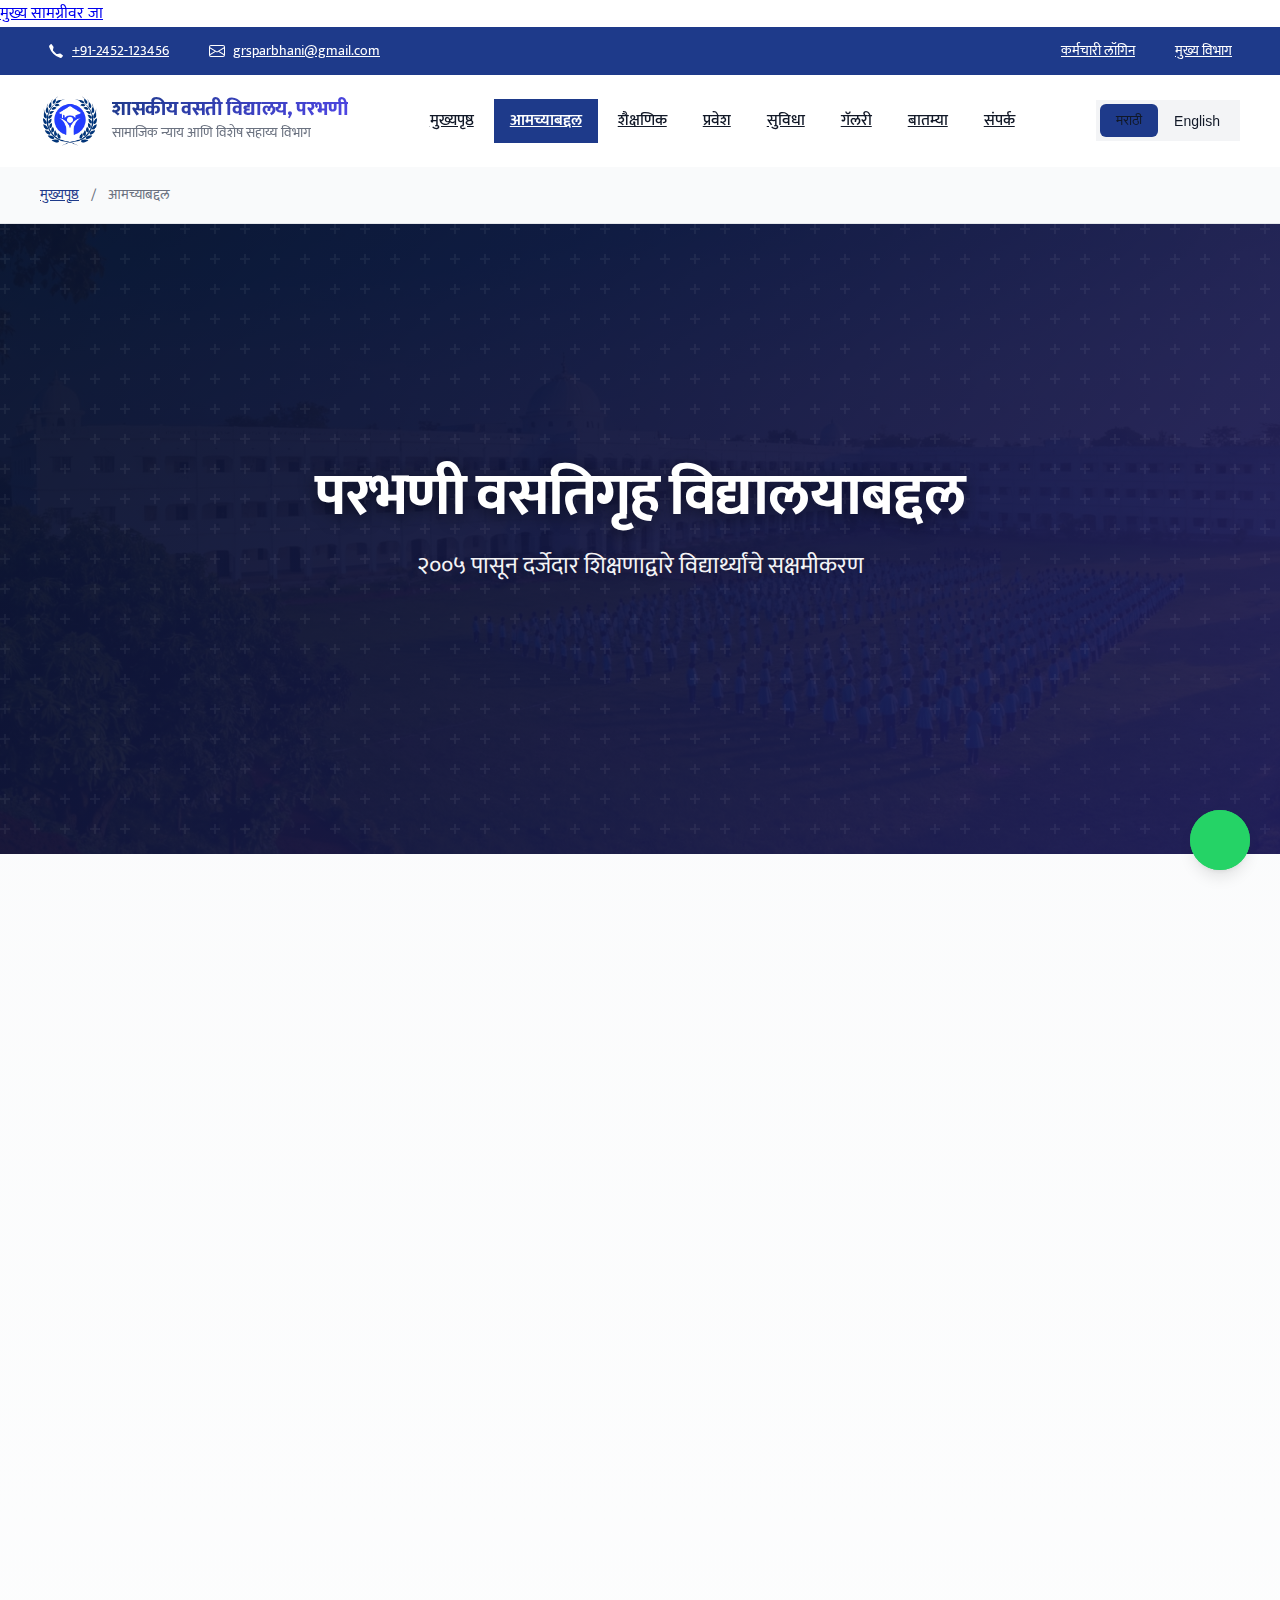
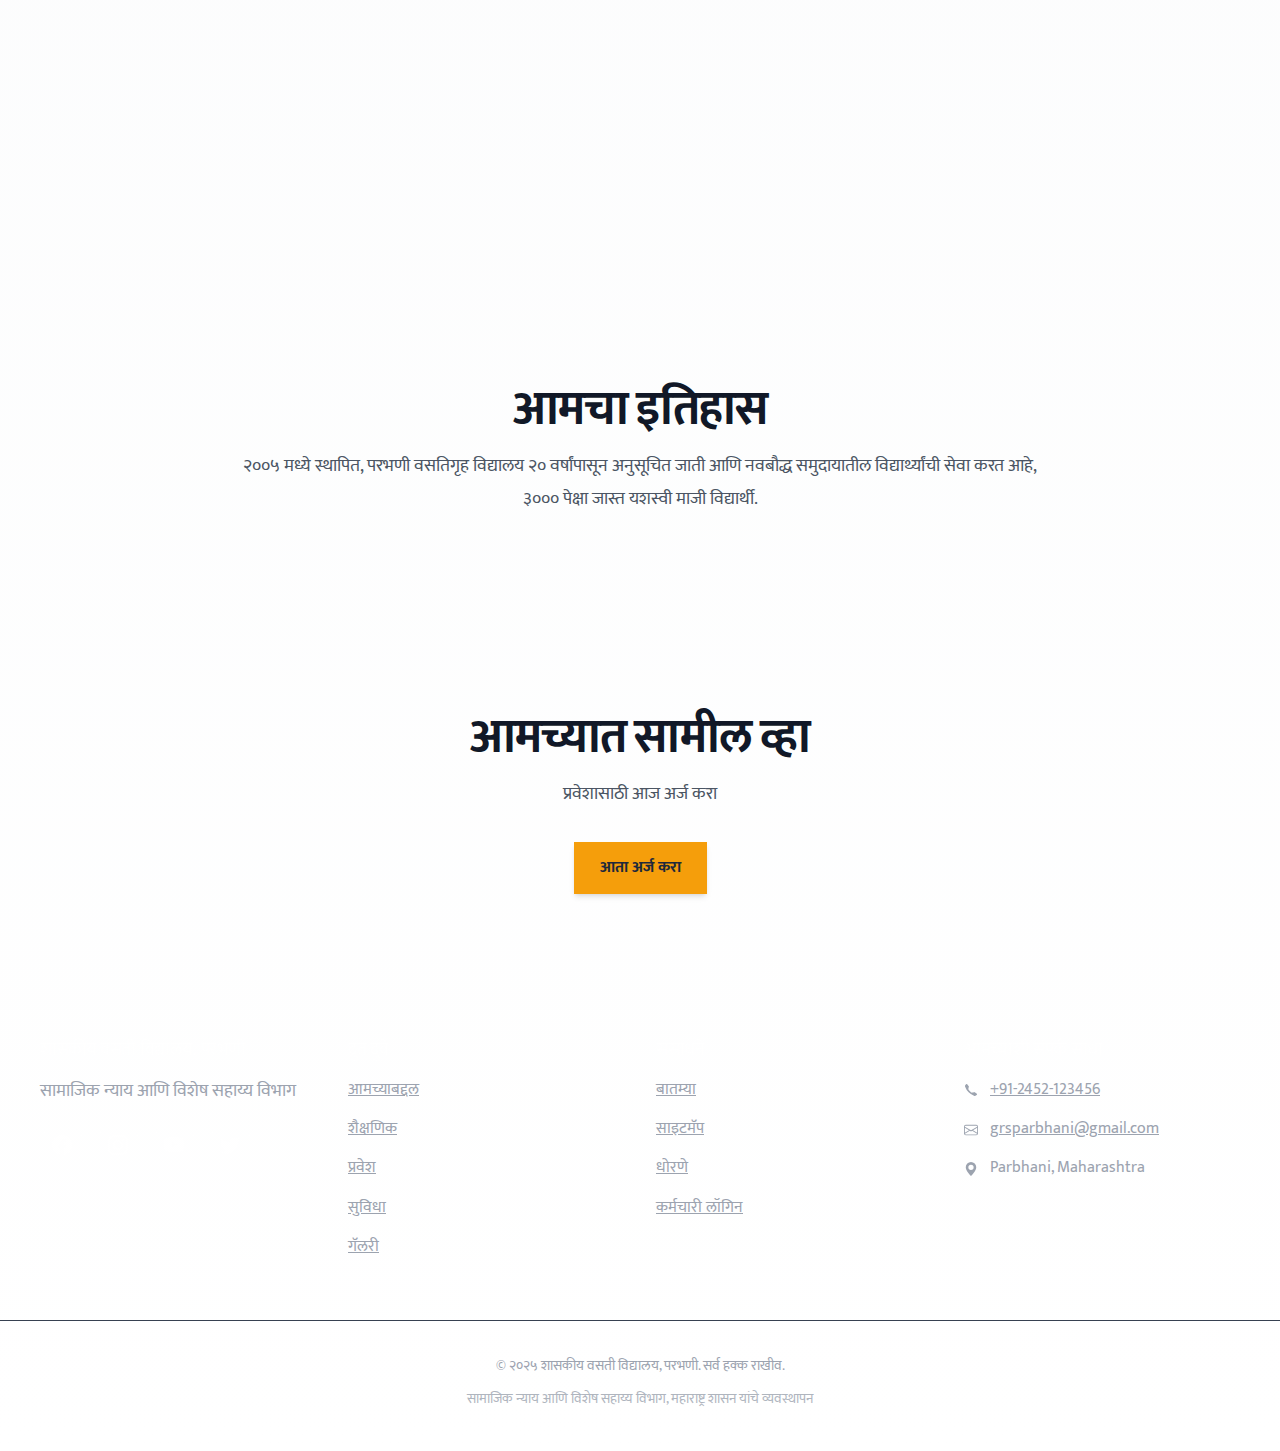
<file: about.html>
<!DOCTYPE html>
<html lang="mr">
<head>
    <meta charset="UTF-8">
    <meta name="viewport" content="width=device-width, initial-scale=1.0">
    <meta http-equiv="X-UA-Compatible" content="IE=edge">
    
    <!-- Primary Meta Tags -->
    <title>आमच्याबद्दल - शासकीय निवासी शाळा, परभणी</title>
    <meta name="description" content="Learn about GRS Parbhani's history, mission, vision, and commitment to providing quality education to SC and Neo-Buddhist students since 2005.">
    <meta name="keywords" content="About GRS Parbhani, school history, mission, vision, principal message">
    
    <!-- Canonical URL -->
    <link rel="canonical" href="https://parbhani.samajkalyan.info/about.html">
    
    <!-- Open Graph -->
    <meta property="og:type" content="website">
    <meta property="og:url" content="https://parbhani.samajkalyan.info/about.html">
    <meta property="og:title" content="About GRS Parbhani - Our History & Mission">
    <meta property="og:description" content="Empowering students through quality education since 2005. Learn about our mission, vision, and commitment.">
    <meta property="og:image" content="https://parbhani.samajkalyan.info/images/og-image.jpg">
    
    <!-- Twitter Card -->
    <meta name="twitter:card" content="summary_large_image">
    <meta name="twitter:title" content="About GRS Parbhani">
    <meta name="twitter:description" content="Empowering students through quality education since 2005.">
    
    <!-- Favicons -->
    <link rel="icon" type="image/png" sizes="32x32" href="/images/favicon-32x32.png">
    
    <!-- Fonts -->
    <link rel="preconnect" href="https://fonts.googleapis.com">
    <link rel="preconnect" href="https://fonts.gstatic.com" crossorigin>
    <link href="https://fonts.googleapis.com/css2?family=Outfit:wght@400;500;600;700;800&family=Mukta:wght@400;500;600;700;800&display=swap" rel="stylesheet">
    
    <!-- Stylesheets -->
    <link rel="stylesheet" href="/assets/styles/modern.css">
    <link rel="stylesheet" href="/assets/styles/components.css">
    <link rel="stylesheet" href="/assets/styles/responsive.css">
    <link rel="stylesheet" href="/assets/styles/modern-components.css">
</head>
<body>
    <!-- Header -->
    <div id="site-header"></div>
    
    <!-- Breadcrumbs -->
    <div id="breadcrumbs"></div>
    
    <!-- Main Content -->
    <main id="main-content">
        <!-- Hero -->
        <section class="hero">
            <div class="hero-overlay"></div>
            <div class="hero-content">
                <h1 class="hero-title" data-i18n="about.hero.title">परभणी वसतिगृह विद्यालयाबद्दल</h1>
                <p class="hero-subtitle" data-i18n="about.hero.subtitle">२००५ पासून दर्जेदार शिक्षणाद्वारे विद्यार्थ्यांचे सक्षमीकरण</p>
            </div>
        </section>
        
        <!-- Mission & Vision -->
        <section>
            <div class="container">
                <div class="grid grid-2">
                    <div class="card" data-reveal>
                        <h2 data-i18n="about.mission.heading">आमचे ध्येय</h2>
                        <p data-i18n="about.mission.text">उपेक्षित समुदायातील विद्यार्थ्यांना दर्जेदार शिक्षण आणि सर्वांगीण विकासाच्या संधी प्रदान करून भविष्यातील नेते आणि जबाबदार नागरिक तयार करणे.</p>
                    </div>
                    <div class="card" data-reveal>
                        <h2 data-i18n="about.vision.heading">आमची दृष्टी</h2>
                        <p data-i18n="about.vision.text">सर्वांना समान संधी देऊन शिक्षणातील उत्कृष्टता, सुलभ आणि दर्जेदार शिक्षणाद्वारे सामाजिक न्याय आणि सक्षमीकरण.</p>
                    </div>
                </div>
            </div>
        </section>
        
        <!-- Principal's Message -->
        <section class="bg-secondary">
            <div class="container">
                <div class="grid grid-2">
                    <div data-reveal>
                        <img src="/images/principal.jpg" alt="Principal" loading="lazy" style="width: 100%; max-width: 400px; height: auto; border-radius: var(--radius-lg); box-shadow: var(--shadow-lg);" onerror="this.style.display='none'">
                    </div>
                    <div data-reveal>
                        <h2 data-i18n="about.principal.heading">मुख्याध्यापकांचा संदेश</h2>
                        <p data-i18n="about.principal.text">शासकीय निवासी शाळा परभणी येथे आपले स्वागत आहे. आम्ही सर्वोत्तम शिक्षण देण्यासाठी आणि प्रत्येक विद्यार्थी उत्कृष्ट होऊ शकेल असे वातावरण निर्माण करण्यासाठी वचनबद्ध आहोत.</p>
                    </div>
                </div>
            </div>
        </section>
        
        <!-- History -->
        <section>
            <div class="container text-center">
                <h2 data-i18n="about.history.heading">आमचा इतिहास</h2>
                <p class="mb-8" style="max-width: 800px; margin-left: auto; margin-right: auto;" data-i18n="about.history.text">२००५ मध्ये स्थापित, परभणी वसतिगृह विद्यालय २० वर्षांपासून अनुसूचित जाती आणि नवबौद्ध समुदायातील विद्यार्थ्यांची सेवा करत आहे, ३००० पेक्षा जास्त यशस्वी माजी विद्यार्थी.</p>
            </div>
        </section>
        
        <!-- CTA -->
        <section class="bg-secondary">
            <div class="container text-center">
                <h2 data-i18n="home.cta.heading">आमच्यात सामील व्हा</h2>
                <p class="mb-8" data-i18n="about.cta.subtitle">प्रवेशासाठी आज अर्ज करा</p>
                <a href="/admissions.html" class="btn btn-accent btn-lg" data-i18n="home.admissions.cta">आता अर्ज करा</a>
            </div>
        </section>
    </main>
    
    <!-- Footer -->
    <div id="site-footer"></div>
    
    <!-- Scripts -->
    <script src="/js/config.js"></script>
    <script src="/js/translations.js"></script>
    <script src="/js/components.js"></script>
    <script src="/js/forms.js"></script>
    <script src="/js/whatsapp.js"></script>
    <script src="/js/animations.js"></script>
    <script src="/js/script.js"></script>
</body>
</html>
</file>
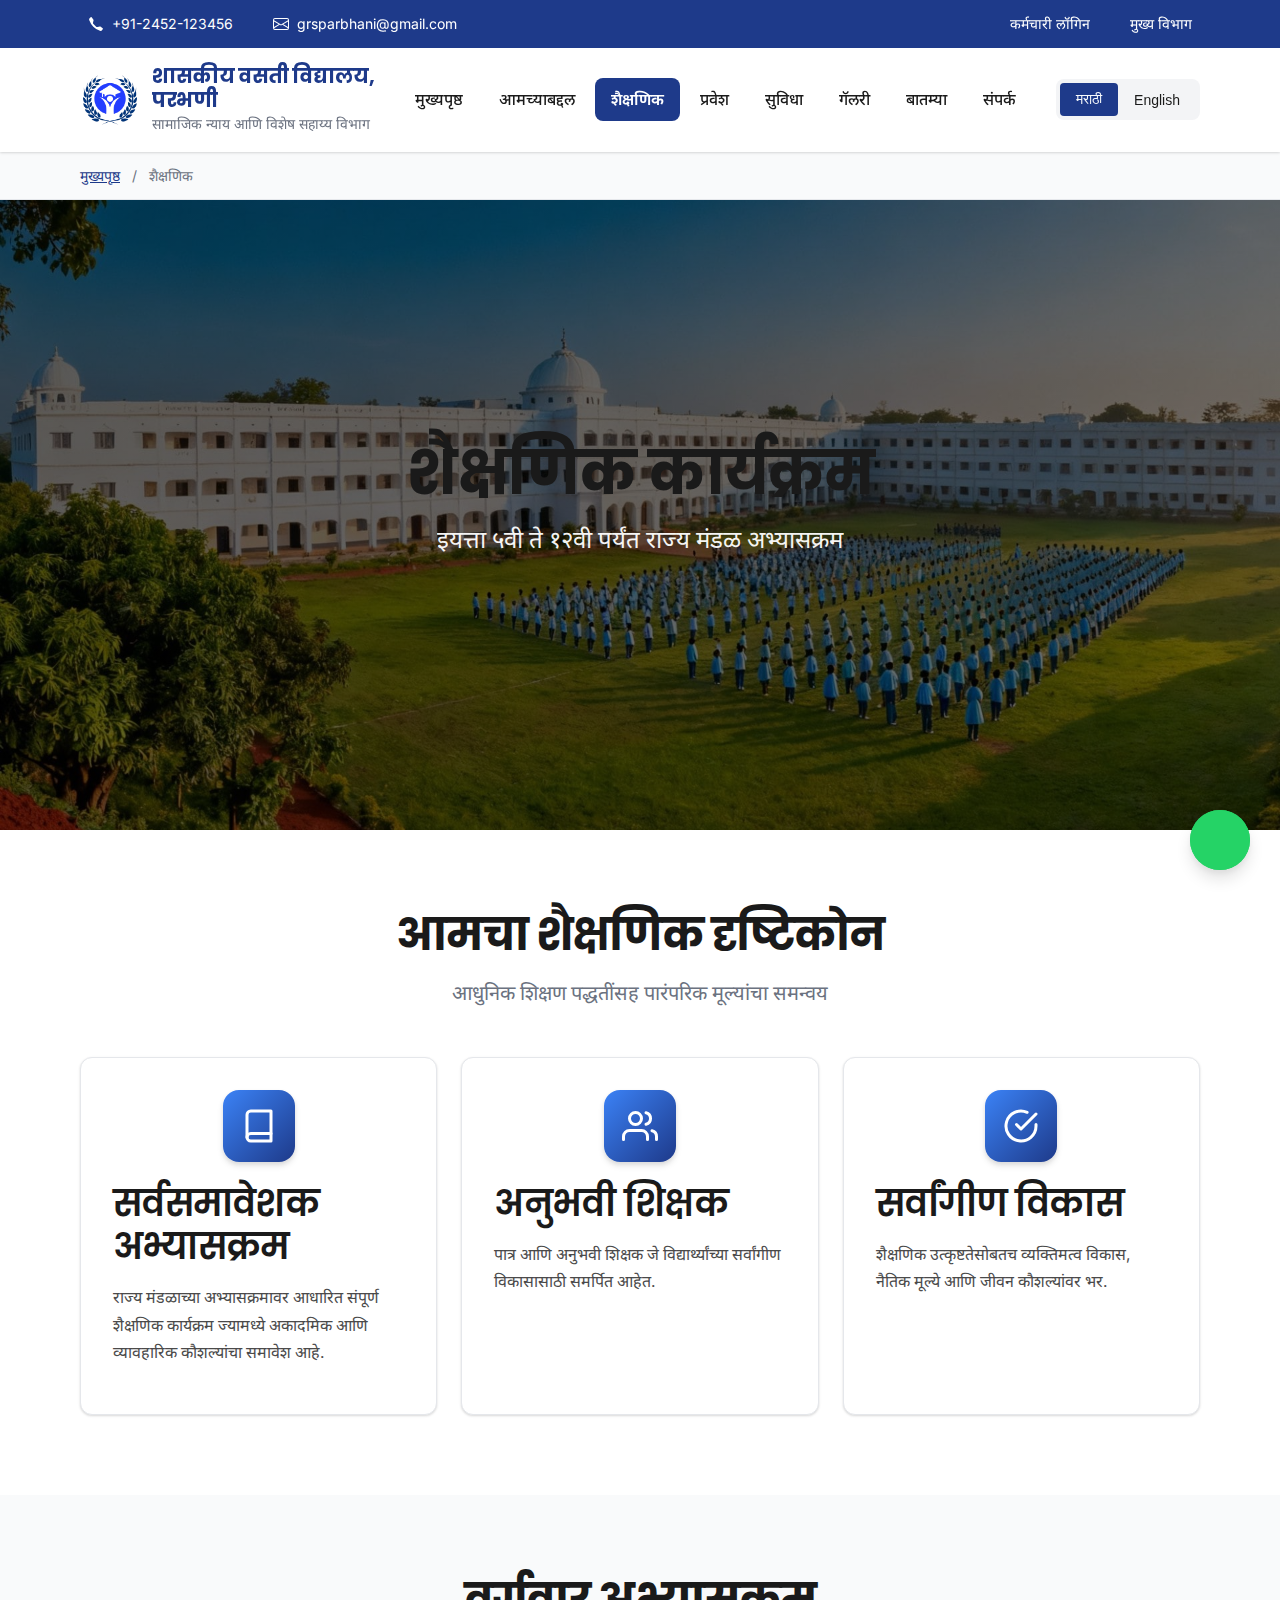
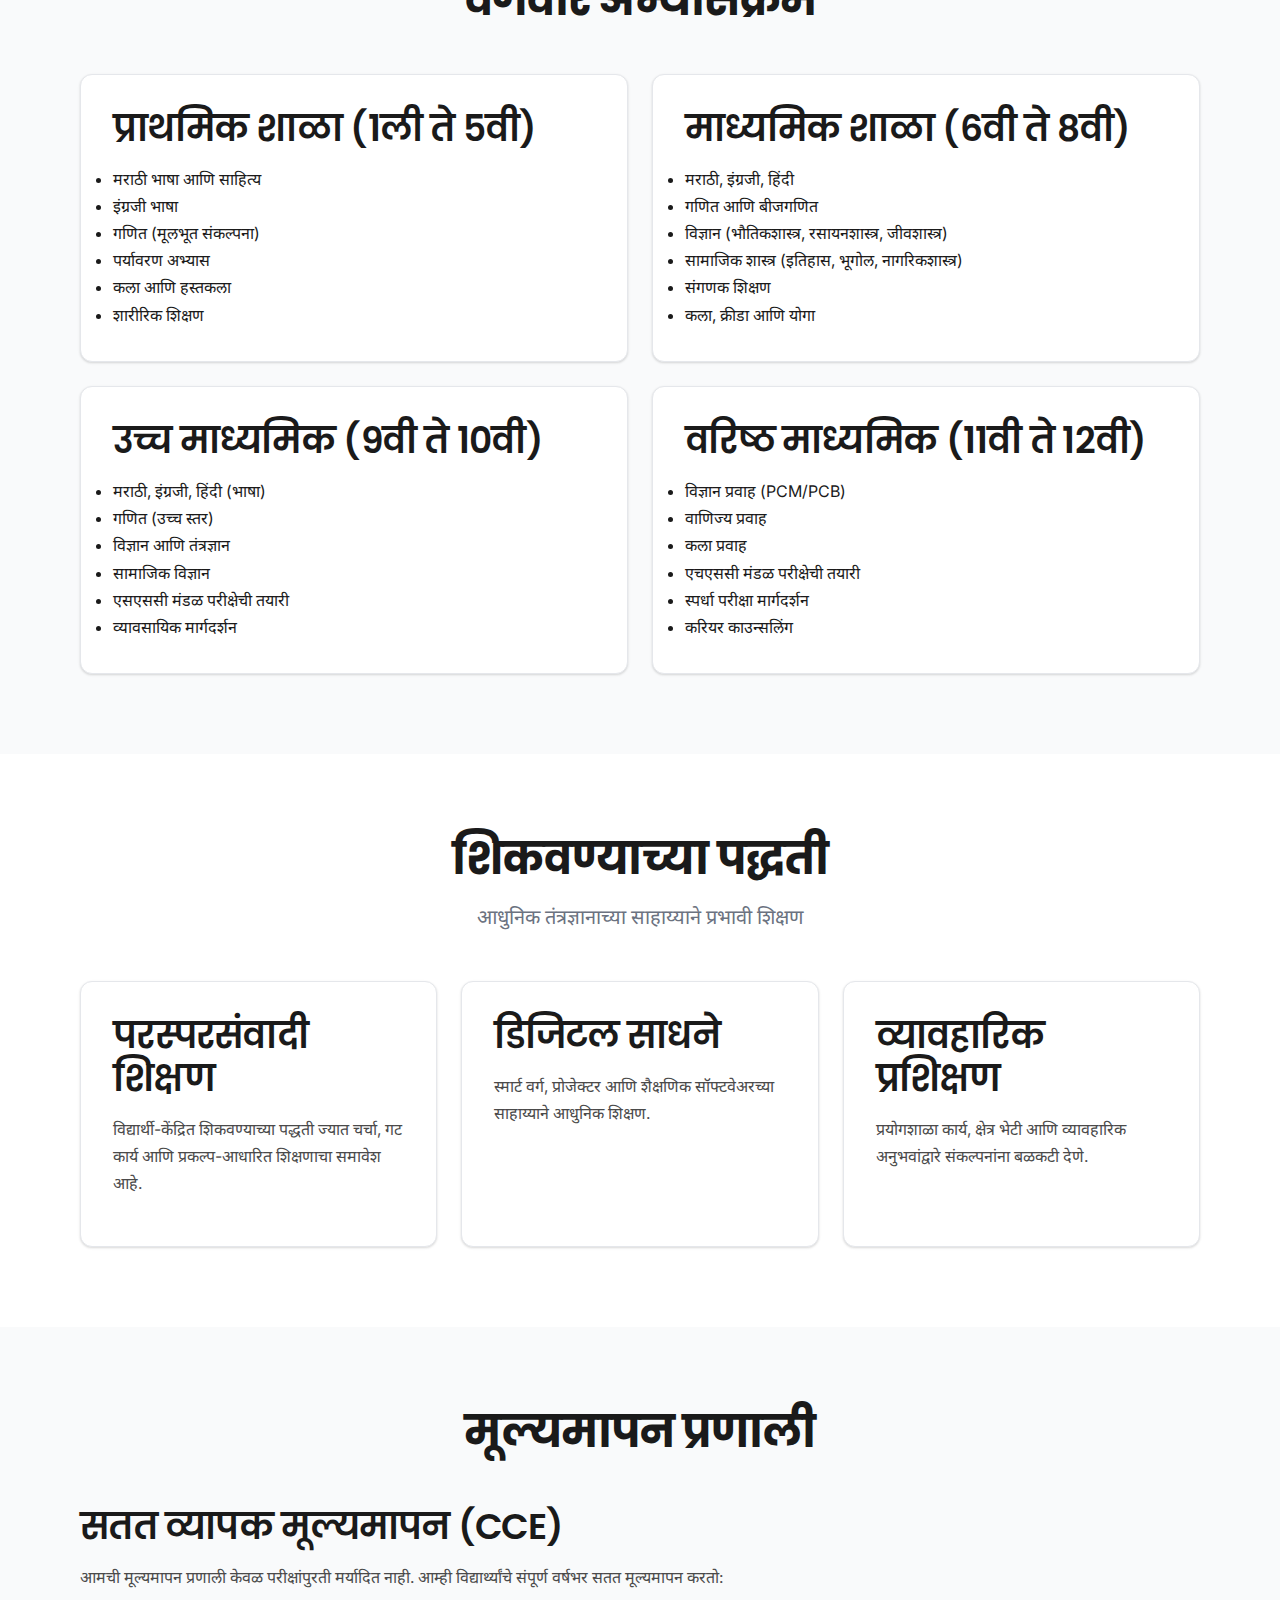
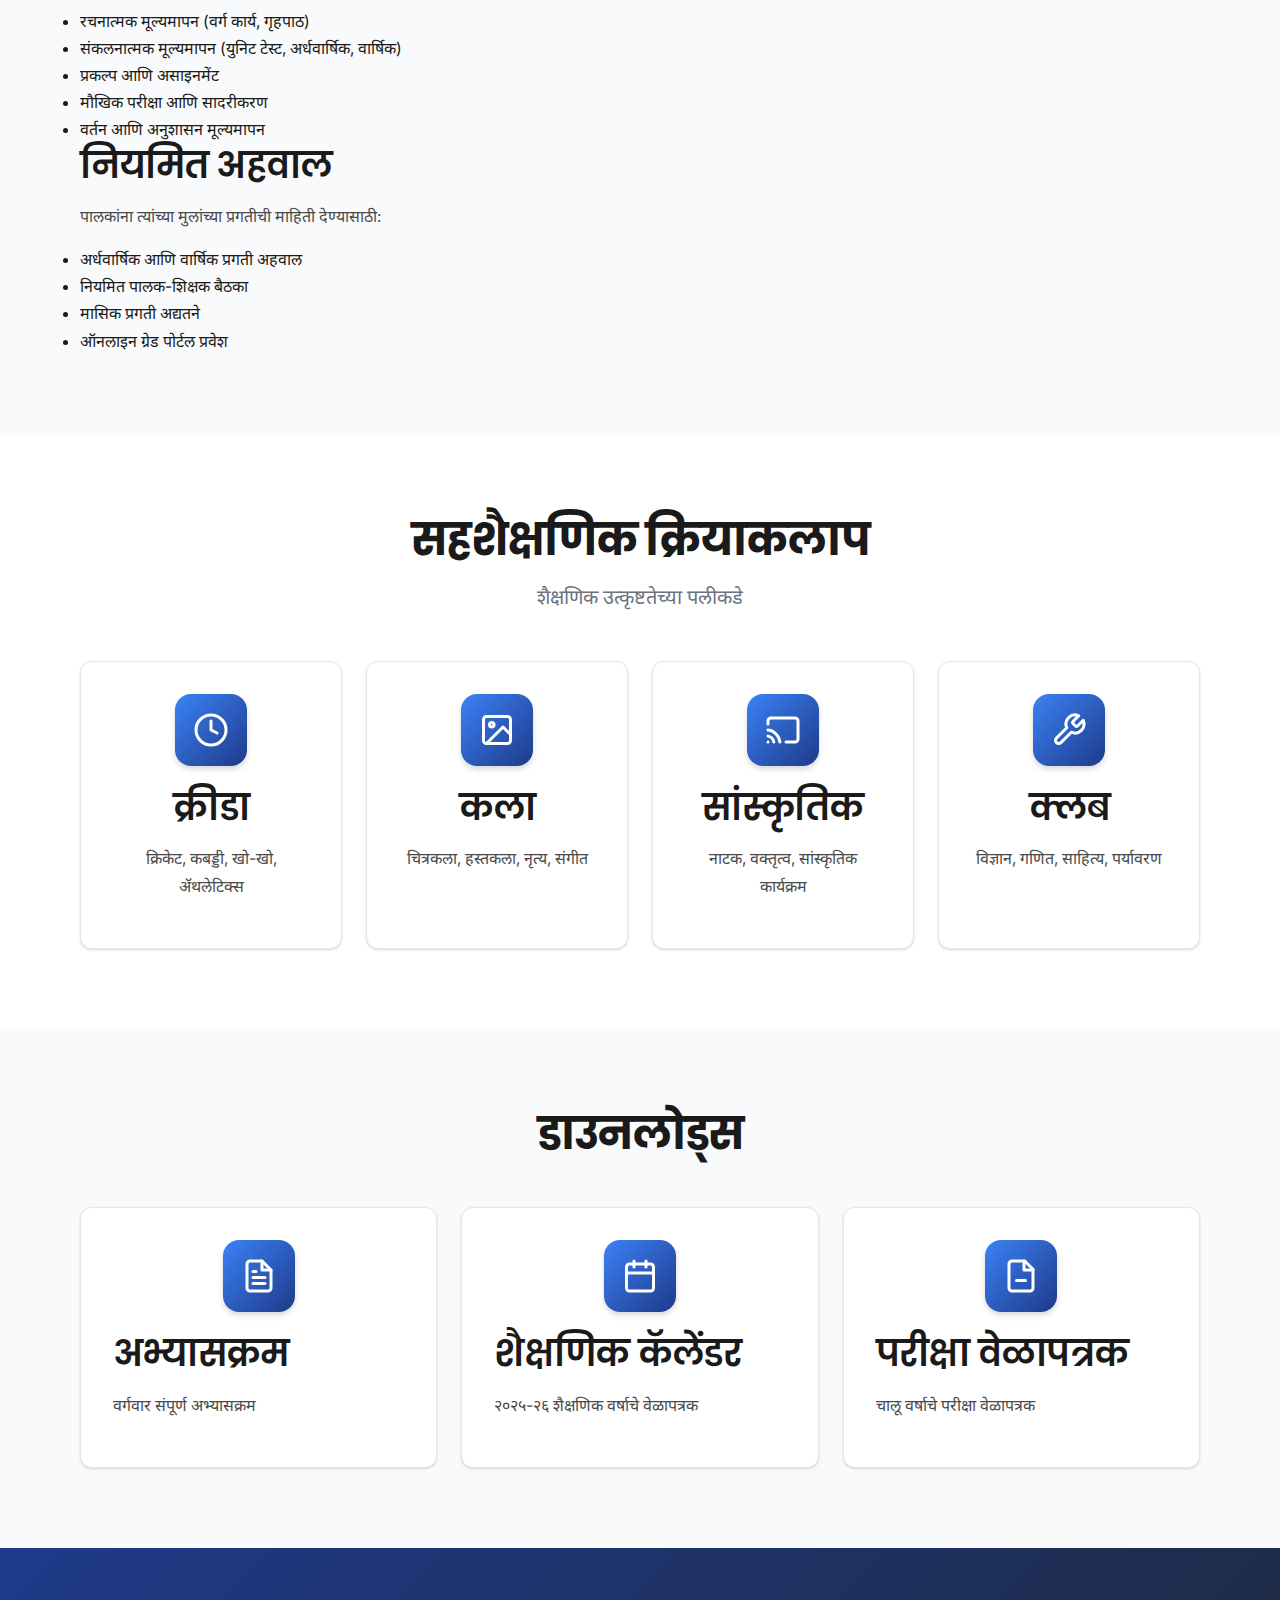
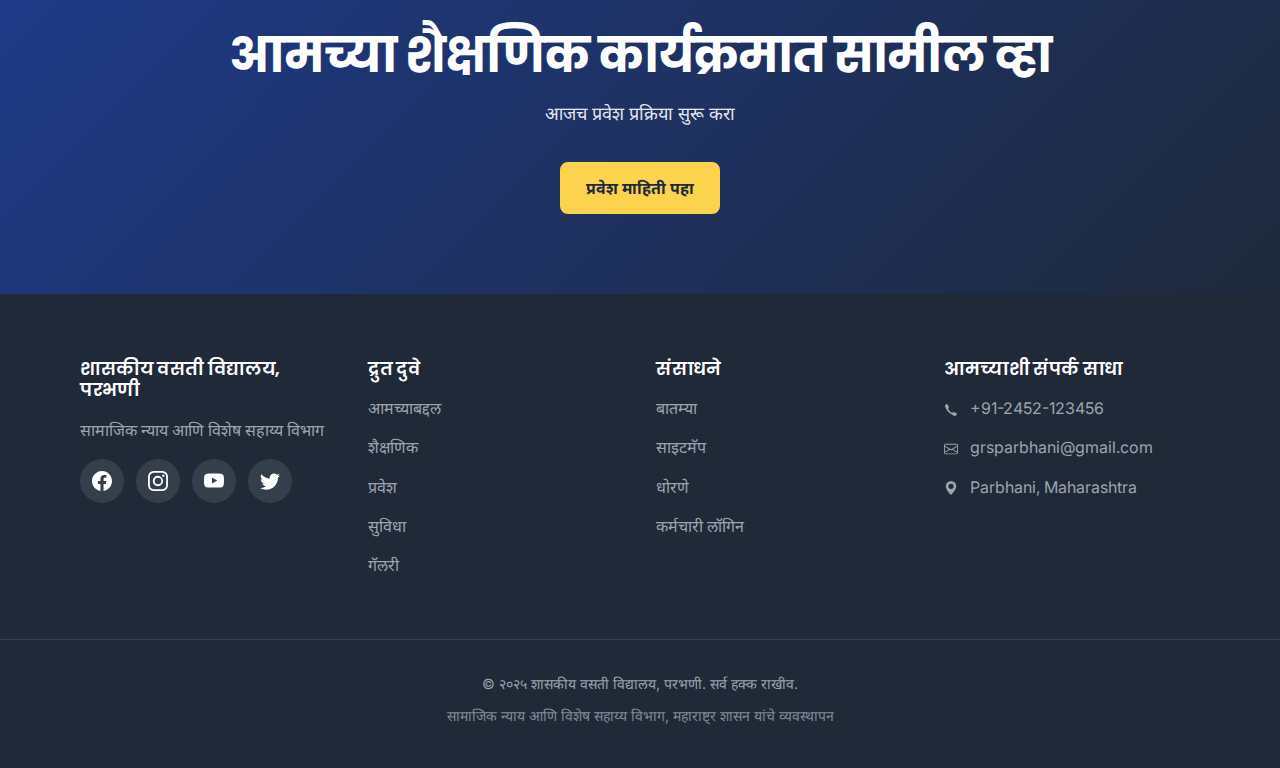
<file: academics.html>
<!DOCTYPE html>
<html lang="mr">
<head>
    <meta charset="UTF-8">
    <meta name="viewport" content="width=device-width, initial-scale=1.0">
    <title data-i18n="academics.title">शैक्षणिक कार्यक्रम | GRS परभणी</title>
    <meta name="description" content="ग्रामीण विकास संस्थेच्या शाळा परभणी येथील शैक्षणिक कार्यक्रम, अभ्यासक्रम, शिकवण्याच्या पद्धती आणि मूल्यमापन प्रक्रिया.">
    <link rel="canonical" href="https://parbhani.samajkalyan.info/academics.html">
    
    <!-- Open Graph -->
    <meta property="og:type" content="website">
    <meta property="og:title" content="शैक्षणिक कार्यक्रम | GRS परभणी">
    <meta property="og:description" content="ग्रामीण विकास संस्थेच्या शाळा परभणी येथील शैक्षणिक कार्यक्रम, अभ्यासक्रम आणि शिकवण्याच्या पद्धती.">
    <meta property="og:url" content="https://parbhani.samajkalyan.info/academics.html">
    <meta property="og:image" content="https://parbhani.samajkalyan.info/images/og-academics.jpg">
    
    <!-- Twitter Card -->
    <meta name="twitter:card" content="summary_large_image">
    <meta name="twitter:title" content="शैक्षणिक कार्यक्रम | GRS परभणी">
    <meta name="twitter:description" content="ग्रामीण विकास संस्थेच्या शाळा परभणी येथील शैक्षणिक कार्यक्रम आणि अभ्यासक्रम.">
    <meta name="twitter:image" content="https://parbhani.samajkalyan.info/images/og-academics.jpg">
    
    <!-- Stylesheets -->
    <link rel="preconnect" href="https://fonts.googleapis.com">
    <link rel="preconnect" href="https://fonts.gstatic.com" crossorigin>
    <link href="https://fonts.googleapis.com/css2?family=Inter:wght@300;400;500;600;700&family=Noto+Sans+Devanagari:wght@300;400;500;600;700&family=Poppins:wght@600;700&display=swap" rel="stylesheet">
    <link rel="stylesheet" href="/assets/styles/main.css">
    <link rel="stylesheet" href="/assets/styles/components.css">
    <link rel="stylesheet" href="/assets/styles/responsive.css">
</head>
<body>
    <a href="#main-content" class="skip-link" data-i18n="common.skipToContent">मुख्य सामग्रीवर जा</a>
    
    <!-- Header Placeholder -->
    <div id="site-header"></div>
    
    <!-- Breadcrumbs -->
    <div id="breadcrumbs"></div>
    
    <main id="main-content">
        <!-- Hero Section -->
        <section class="hero hero-inner">
            <div class="hero-overlay"></div>
            <div class="container hero-content">
                <h1 data-i18n="academics.hero.title">शैक्षणिक कार्यक्रम</h1>
                <p class="hero-subtitle" data-i18n="academics.hero.subtitle">दर्जेदार शिक्षणाद्वारे उज्ज्वल भविष्याची निर्मिती</p>
            </div>
        </section>
        
        <!-- Overview Section -->
        <section class="section">
            <div class="container">
                <div class="section-header text-center">
                    <h2 data-i18n="academics.overview.title">आमचा शैक्षणिक दृष्टिकोन</h2>
                    <p class="section-subtitle" data-i18n="academics.overview.subtitle">आधुनिक शिक्षण पद्धतींसह पारंपरिक मूल्यांचा समन्वय</p>
                </div>
                
                <div class="grid grid-3">
                    <div class="card">
                        <div class="card-icon" aria-hidden="true">
                            <svg width="48" height="48" viewBox="0 0 24 24" fill="none" stroke="currentColor" stroke-width="2" stroke-linecap="round" stroke-linejoin="round">
                                <path d="M4 19.5A2.5 2.5 0 0 1 6.5 17H20"></path>
                                <path d="M6.5 2H20v20H6.5A2.5 2.5 0 0 1 4 19.5v-15A2.5 2.5 0 0 1 6.5 2z"></path>
                            </svg>
                        </div>
                        <h3 data-i18n="academics.overview.comprehensive.title">सर्वसमावेशक अभ्यासक्रम</h3>
                        <p data-i18n="academics.overview.comprehensive.desc">राज्य मंडळाच्या अभ्यासक्रमावर आधारित संपूर्ण शैक्षणिक कार्यक्रम ज्यामध्ये अकादमिक आणि व्यावहारिक कौशल्यांचा समावेश आहे.</p>
                    </div>
                    <div class="card">
                        <div class="card-icon" aria-hidden="true">
                            <svg width="48" height="48" viewBox="0 0 24 24" fill="none" stroke="currentColor" stroke-width="2" stroke-linecap="round" stroke-linejoin="round">
                                <path d="M17 21v-2a4 4 0 0 0-4-4H5a4 4 0 0 0-4 4v2"></path>
                                <circle cx="9" cy="7" r="4"></circle>
                                <path d="M23 21v-2a4 4 0 0 0-3-3.87"></path>
                                <path d="M16 3.13a4 4 0 0 1 0 7.75"></path>
                            </svg>
                        </div>
                        <h3 data-i18n="academics.overview.experienced.title">अनुभवी शिक्षक</h3>
                        <p data-i18n="academics.overview.experienced.desc">पात्र आणि अनुभवी शिक्षक जे विद्यार्थ्यांच्या सर्वांगीण विकासासाठी समर्पित आहेत.</p>
                    </div>
                    <div class="card">
                        <div class="card-icon" aria-hidden="true">
                            <svg width="48" height="48" viewBox="0 0 24 24" fill="none" stroke="currentColor" stroke-width="2" stroke-linecap="round" stroke-linejoin="round">
                                <path d="M22 11.08V12a10 10 0 1 1-5.93-9.14"></path>
                                <polyline points="22 4 12 14.01 9 11.01"></polyline>
                            </svg>
                        </div>
                        <h3 data-i18n="academics.overview.holistic.title">सर्वांगीण विकास</h3>
                        <p data-i18n="academics.overview.holistic.desc">शैक्षणिक उत्कृष्टतेसोबतच व्यक्तिमत्व विकास, नैतिक मूल्ये आणि जीवन कौशल्यांवर भर.</p>
                    </div>
                </div>
            </div>
        </section>
        
        <!-- Curriculum by Stage -->
        <section class="section bg-secondary">
            <div class="container">
                <div class="section-header text-center">
                    <h2 data-i18n="academics.curriculum.title">वर्गवार अभ्यासक्रम</h2>
                </div>
                
                <div class="grid grid-2">
                    <!-- Primary Classes -->
                    <div class="card">
                        <h3 data-i18n="academics.curriculum.primary.title">प्राथमिक शाळा (१ली ते ५वी)</h3>
                        <ul class="list-styled">
                            <li data-i18n="academics.curriculum.primary.subject1">मराठी भाषा आणि साहित्य</li>
                            <li data-i18n="academics.curriculum.primary.subject2">इंग्रजी भाषा</li>
                            <li data-i18n="academics.curriculum.primary.subject3">गणित (मूलभूत संकल्पना)</li>
                            <li data-i18n="academics.curriculum.primary.subject4">पर्यावरण अभ्यास</li>
                            <li data-i18n="academics.curriculum.primary.subject5">कला आणि हस्तकला</li>
                            <li data-i18n="academics.curriculum.primary.subject6">शारीरिक शिक्षण</li>
                        </ul>
                    </div>
                    
                    <!-- Middle School -->
                    <div class="card">
                        <h3 data-i18n="academics.curriculum.middle.title">माध्यमिक शाळा (६वी ते ८वी)</h3>
                        <ul class="list-styled">
                            <li data-i18n="academics.curriculum.middle.subject1">मराठी, इंग्रजी, हिंदी</li>
                            <li data-i18n="academics.curriculum.middle.subject2">गणित आणि बीजगणित</li>
                            <li data-i18n="academics.curriculum.middle.subject3">विज्ञान (भौतिकशास्त्र, रसायनशास्त्र, जीवशास्त्र)</li>
                            <li data-i18n="academics.curriculum.middle.subject4">सामाजिक शास्त्र (इतिहास, भूगोल, नागरिकशास्त्र)</li>
                            <li data-i18n="academics.curriculum.middle.subject5">संगणक शिक्षण</li>
                            <li data-i18n="academics.curriculum.middle.subject6">कला, क्रीडा आणि योगा</li>
                        </ul>
                    </div>
                    
                    <!-- Secondary School -->
                    <div class="card">
                        <h3 data-i18n="academics.curriculum.secondary.title">उच्च माध्यमिक (९वी ते १०वी)</h3>
                        <ul class="list-styled">
                            <li data-i18n="academics.curriculum.secondary.subject1">मराठी, इंग्रजी, हिंदी (भाषा)</li>
                            <li data-i18n="academics.curriculum.secondary.subject2">गणित (उच्च स्तर)</li>
                            <li data-i18n="academics.curriculum.secondary.subject3">विज्ञान आणि तंत्रज्ञान</li>
                            <li data-i18n="academics.curriculum.secondary.subject4">सामाजिक विज्ञान</li>
                            <li data-i18n="academics.curriculum.secondary.subject5">एसएससी मंडळ परीक्षेची तयारी</li>
                            <li data-i18n="academics.curriculum.secondary.subject6">व्यावसायिक मार्गदर्शन</li>
                        </ul>
                    </div>
                    
                    <!-- Higher Secondary -->
                    <div class="card">
                        <h3 data-i18n="academics.curriculum.higher.title">वरिष्ठ माध्यमिक (११वी ते १२वी)</h3>
                        <ul class="list-styled">
                            <li data-i18n="academics.curriculum.higher.subject1">विज्ञान प्रवाह (PCM/PCB)</li>
                            <li data-i18n="academics.curriculum.higher.subject2">वाणिज्य प्रवाह</li>
                            <li data-i18n="academics.curriculum.higher.subject3">कला प्रवाह</li>
                            <li data-i18n="academics.curriculum.higher.subject4">एचएससी मंडळ परीक्षेची तयारी</li>
                            <li data-i18n="academics.curriculum.higher.subject5">स्पर्धा परीक्षा मार्गदर्शन</li>
                            <li data-i18n="academics.curriculum.higher.subject6">करियर काउन्सलिंग</li>
                        </ul>
                    </div>
                </div>
            </div>
        </section>
        
        <!-- Teaching Methods -->
        <section class="section">
            <div class="container">
                <div class="section-header text-center">
                    <h2 data-i18n="academics.methods.title">शिकवण्याच्या पद्धती</h2>
                    <p class="section-subtitle" data-i18n="academics.methods.subtitle">आधुनिक तंत्रज्ञानाच्या साहाय्याने प्रभावी शिक्षण</p>
                </div>
                
                <div class="grid grid-3">
                    <div class="card">
                        <h3 data-i18n="academics.methods.interactive.title">परस्परसंवादी शिक्षण</h3>
                        <p data-i18n="academics.methods.interactive.desc">विद्यार्थी-केंद्रित शिकवण्याच्या पद्धती ज्यात चर्चा, गट कार्य आणि प्रकल्प-आधारित शिक्षणाचा समावेश आहे.</p>
                    </div>
                    <div class="card">
                        <h3 data-i18n="academics.methods.digital.title">डिजिटल साधने</h3>
                        <p data-i18n="academics.methods.digital.desc">स्मार्ट वर्ग, प्रोजेक्टर आणि शैक्षणिक सॉफ्टवेअरच्या साहाय्याने आधुनिक शिक्षण.</p>
                    </div>
                    <div class="card">
                        <h3 data-i18n="academics.methods.practical.title">व्यावहारिक प्रशिक्षण</h3>
                        <p data-i18n="academics.methods.practical.desc">प्रयोगशाळा कार्य, क्षेत्र भेटी आणि व्यावहारिक अनुभवांद्वारे संकल्पनांना बळकटी देणे.</p>
                    </div>
                </div>
            </div>
        </section>
        
        <!-- Evaluation System -->
        <section class="section bg-secondary">
            <div class="container">
                <div class="section-header text-center">
                    <h2 data-i18n="academics.evaluation.title">मूल्यमापन प्रणाली</h2>
                </div>
                
                <div class="content-grid">
                    <div>
                        <h3 data-i18n="academics.evaluation.continuous.title">सतत व्यापक मूल्यमापन (CCE)</h3>
                        <p data-i18n="academics.evaluation.continuous.desc">आमची मूल्यमापन प्रणाली केवळ परीक्षांपुरती मर्यादित नाही. आम्ही विद्यार्थ्यांचे संपूर्ण वर्षभर सतत मूल्यमापन करतो:</p>
                        <ul class="list-styled">
                            <li data-i18n="academics.evaluation.formative">रचनात्मक मूल्यमापन (वर्ग कार्य, गृहपाठ)</li>
                            <li data-i18n="academics.evaluation.summative">संकलनात्मक मूल्यमापन (युनिट टेस्ट, अर्धवार्षिक, वार्षिक)</li>
                            <li data-i18n="academics.evaluation.projects">प्रकल्प आणि असाइनमेंट</li>
                            <li data-i18n="academics.evaluation.oral">मौखिक परीक्षा आणि सादरीकरण</li>
                            <li data-i18n="academics.evaluation.behavior">वर्तन आणि अनुशासन मूल्यमापन</li>
                        </ul>
                    </div>
                    <div>
                        <h3 data-i18n="academics.evaluation.reporting.title">नियमित अहवाल</h3>
                        <p data-i18n="academics.evaluation.reporting.desc">पालकांना त्यांच्या मुलांच्या प्रगतीची माहिती देण्यासाठी:</p>
                        <ul class="list-styled">
                            <li data-i18n="academics.evaluation.report1">अर्धवार्षिक आणि वार्षिक प्रगती अहवाल</li>
                            <li data-i18n="academics.evaluation.report2">नियमित पालक-शिक्षक बैठका</li>
                            <li data-i18n="academics.evaluation.report3">मासिक प्रगती अद्यतने</li>
                            <li data-i18n="academics.evaluation.report4">ऑनलाइन ग्रेड पोर्टल प्रवेश</li>
                        </ul>
                    </div>
                </div>
            </div>
        </section>
        
        <!-- Co-curricular Activities -->
        <section class="section">
            <div class="container">
                <div class="section-header text-center">
                    <h2 data-i18n="academics.cocurricular.title">सहशैक्षणिक क्रियाकलाप</h2>
                    <p class="section-subtitle" data-i18n="academics.cocurricular.subtitle">शैक्षणिक उत्कृष्टतेच्या पलीकडे</p>
                </div>
                
                <div class="grid grid-4">
                    <div class="card text-center">
                        <div class="card-icon" aria-hidden="true">
                            <svg width="48" height="48" viewBox="0 0 24 24" fill="none" stroke="currentColor" stroke-width="2" stroke-linecap="round" stroke-linejoin="round">
                                <circle cx="12" cy="12" r="10"></circle>
                                <path d="M12 6v6l4 2"></path>
                            </svg>
                        </div>
                        <h3 data-i18n="academics.cocurricular.sports.title">क्रीडा</h3>
                        <p data-i18n="academics.cocurricular.sports.desc">क्रिकेट, कबड्डी, खो-खो, ॲथलेटिक्स</p>
                    </div>
                    <div class="card text-center">
                        <div class="card-icon" aria-hidden="true">
                            <svg width="48" height="48" viewBox="0 0 24 24" fill="none" stroke="currentColor" stroke-width="2" stroke-linecap="round" stroke-linejoin="round">
                                <rect x="3" y="3" width="18" height="18" rx="2" ry="2"></rect>
                                <circle cx="8.5" cy="8.5" r="1.5"></circle>
                                <polyline points="21 15 16 10 5 21"></polyline>
                            </svg>
                        </div>
                        <h3 data-i18n="academics.cocurricular.arts.title">कला</h3>
                        <p data-i18n="academics.cocurricular.arts.desc">चित्रकला, हस्तकला, नृत्य, संगीत</p>
                    </div>
                    <div class="card text-center">
                        <div class="card-icon" aria-hidden="true">
                            <svg width="48" height="48" viewBox="0 0 24 24" fill="none" stroke="currentColor" stroke-width="2" stroke-linecap="round" stroke-linejoin="round">
                                <path d="M2 16.1A5 5 0 0 1 5.9 20M2 12.05A9 9 0 0 1 9.95 20M2 8V6a2 2 0 0 1 2-2h16a2 2 0 0 1 2 2v12a2 2 0 0 1-2 2h-6"></path>
                                <line x1="2" y1="20" x2="2.01" y2="20"></line>
                            </svg>
                        </div>
                        <h3 data-i18n="academics.cocurricular.cultural.title">सांस्कृतिक</h3>
                        <p data-i18n="academics.cocurricular.cultural.desc">नाटक, वक्तृत्व, सांस्कृतिक कार्यक्रम</p>
                    </div>
                    <div class="card text-center">
                        <div class="card-icon" aria-hidden="true">
                            <svg width="48" height="48" viewBox="0 0 24 24" fill="none" stroke="currentColor" stroke-width="2" stroke-linecap="round" stroke-linejoin="round">
                                <path d="M14.7 6.3a1 1 0 0 0 0 1.4l1.6 1.6a1 1 0 0 0 1.4 0l3.77-3.77a6 6 0 0 1-7.94 7.94l-6.91 6.91a2.12 2.12 0 0 1-3-3l6.91-6.91a6 6 0 0 1 7.94-7.94l-3.76 3.76z"></path>
                            </svg>
                        </div>
                        <h3 data-i18n="academics.cocurricular.clubs.title">क्लब</h3>
                        <p data-i18n="academics.cocurricular.clubs.desc">विज्ञान, गणित, साहित्य, पर्यावरण</p>
                    </div>
                </div>
            </div>
        </section>
        
        <!-- Downloads Section -->
        <section class="section bg-secondary">
            <div class="container">
                <div class="section-header text-center">
                    <h2 data-i18n="academics.downloads.title">डाउनलोड्स</h2>
                </div>
                
                <div class="grid grid-3">
                    <a href="/downloads/syllabus.pdf" class="card card-link" download>
                        <div class="card-icon" aria-hidden="true">
                            <svg width="48" height="48" viewBox="0 0 24 24" fill="none" stroke="currentColor" stroke-width="2" stroke-linecap="round" stroke-linejoin="round">
                                <path d="M14 2H6a2 2 0 0 0-2 2v16a2 2 0 0 0 2 2h12a2 2 0 0 0 2-2V8z"></path>
                                <polyline points="14 2 14 8 20 8"></polyline>
                                <line x1="16" y1="13" x2="8" y2="13"></line>
                                <line x1="16" y1="17" x2="8" y2="17"></line>
                                <polyline points="10 9 9 9 8 9"></polyline>
                            </svg>
                        </div>
                        <h3 data-i18n="academics.downloads.syllabus">अभ्यासक्रम</h3>
                        <p data-i18n="academics.downloads.syllabus.desc">वर्गवार संपूर्ण अभ्यासक्रम</p>
                    </a>
                    <a href="/downloads/academic-calendar.pdf" class="card card-link" download>
                        <div class="card-icon" aria-hidden="true">
                            <svg width="48" height="48" viewBox="0 0 24 24" fill="none" stroke="currentColor" stroke-width="2" stroke-linecap="round" stroke-linejoin="round">
                                <rect x="3" y="4" width="18" height="18" rx="2" ry="2"></rect>
                                <line x1="16" y1="2" x2="16" y2="6"></line>
                                <line x1="8" y1="2" x2="8" y2="6"></line>
                                <line x1="3" y1="10" x2="21" y2="10"></line>
                            </svg>
                        </div>
                        <h3 data-i18n="academics.downloads.calendar">शैक्षणिक कॅलेंडर</h3>
                        <p data-i18n="academics.downloads.calendar.desc">२०२५-२६ शैक्षणिक वर्षाचे वेळापत्रक</p>
                    </a>
                    <a href="/downloads/exam-schedule.pdf" class="card card-link" download>
                        <div class="card-icon" aria-hidden="true">
                            <svg width="48" height="48" viewBox="0 0 24 24" fill="none" stroke="currentColor" stroke-width="2" stroke-linecap="round" stroke-linejoin="round">
                                <path d="M14.5 2H6a2 2 0 0 0-2 2v16a2 2 0 0 0 2 2h12a2 2 0 0 0 2-2V7.5L14.5 2z"></path>
                                <polyline points="14 2 14 8 20 8"></polyline>
                                <line x1="9" y1="15" x2="15" y2="15"></line>
                            </svg>
                        </div>
                        <h3 data-i18n="academics.downloads.exams">परीक्षा वेळापत्रक</h3>
                        <p data-i18n="academics.downloads.exams.desc">चालू वर्षाचे परीक्षा वेळापत्रक</p>
                    </a>
                </div>
            </div>
        </section>
        
        <!-- CTA Section -->
        <section class="section cta-section" style="background: linear-gradient(135deg, var(--primary) 0%, var(--primary-dark) 100%);">
            <div class="container text-center">
                <h2 data-i18n="academics.cta.title" style="color: white; margin-bottom: 1rem;">आमच्या शैक्षणिक कार्यक्रमात सामील व्हा</h2>
                <p data-i18n="academics.cta.subtitle" style="color: rgba(255,255,255,0.9); font-size: 1.125rem; margin-bottom: 2rem;">आजच प्रवेश प्रक्रिया सुरू करा</p>
                <a href="/admissions.html" class="btn btn-accent btn-lg" data-i18n="academics.cta.button">प्रवेश माहिती पहा</a>
            </div>
        </section>
    </main>
    
    <!-- Footer Placeholder -->
    <div id="site-footer"></div>
    
    <!-- Scripts -->
    <script src="/js/config.js"></script>
    <script src="/js/translations.js"></script>
    <script src="/js/components.js"></script>
    <script src="/js/script.js"></script>
    <script src="/js/forms.js"></script>
    <script src="/js/whatsapp.js"></script>
    <script src="/js/animations.js"></script>
</body>
</html>
</file>
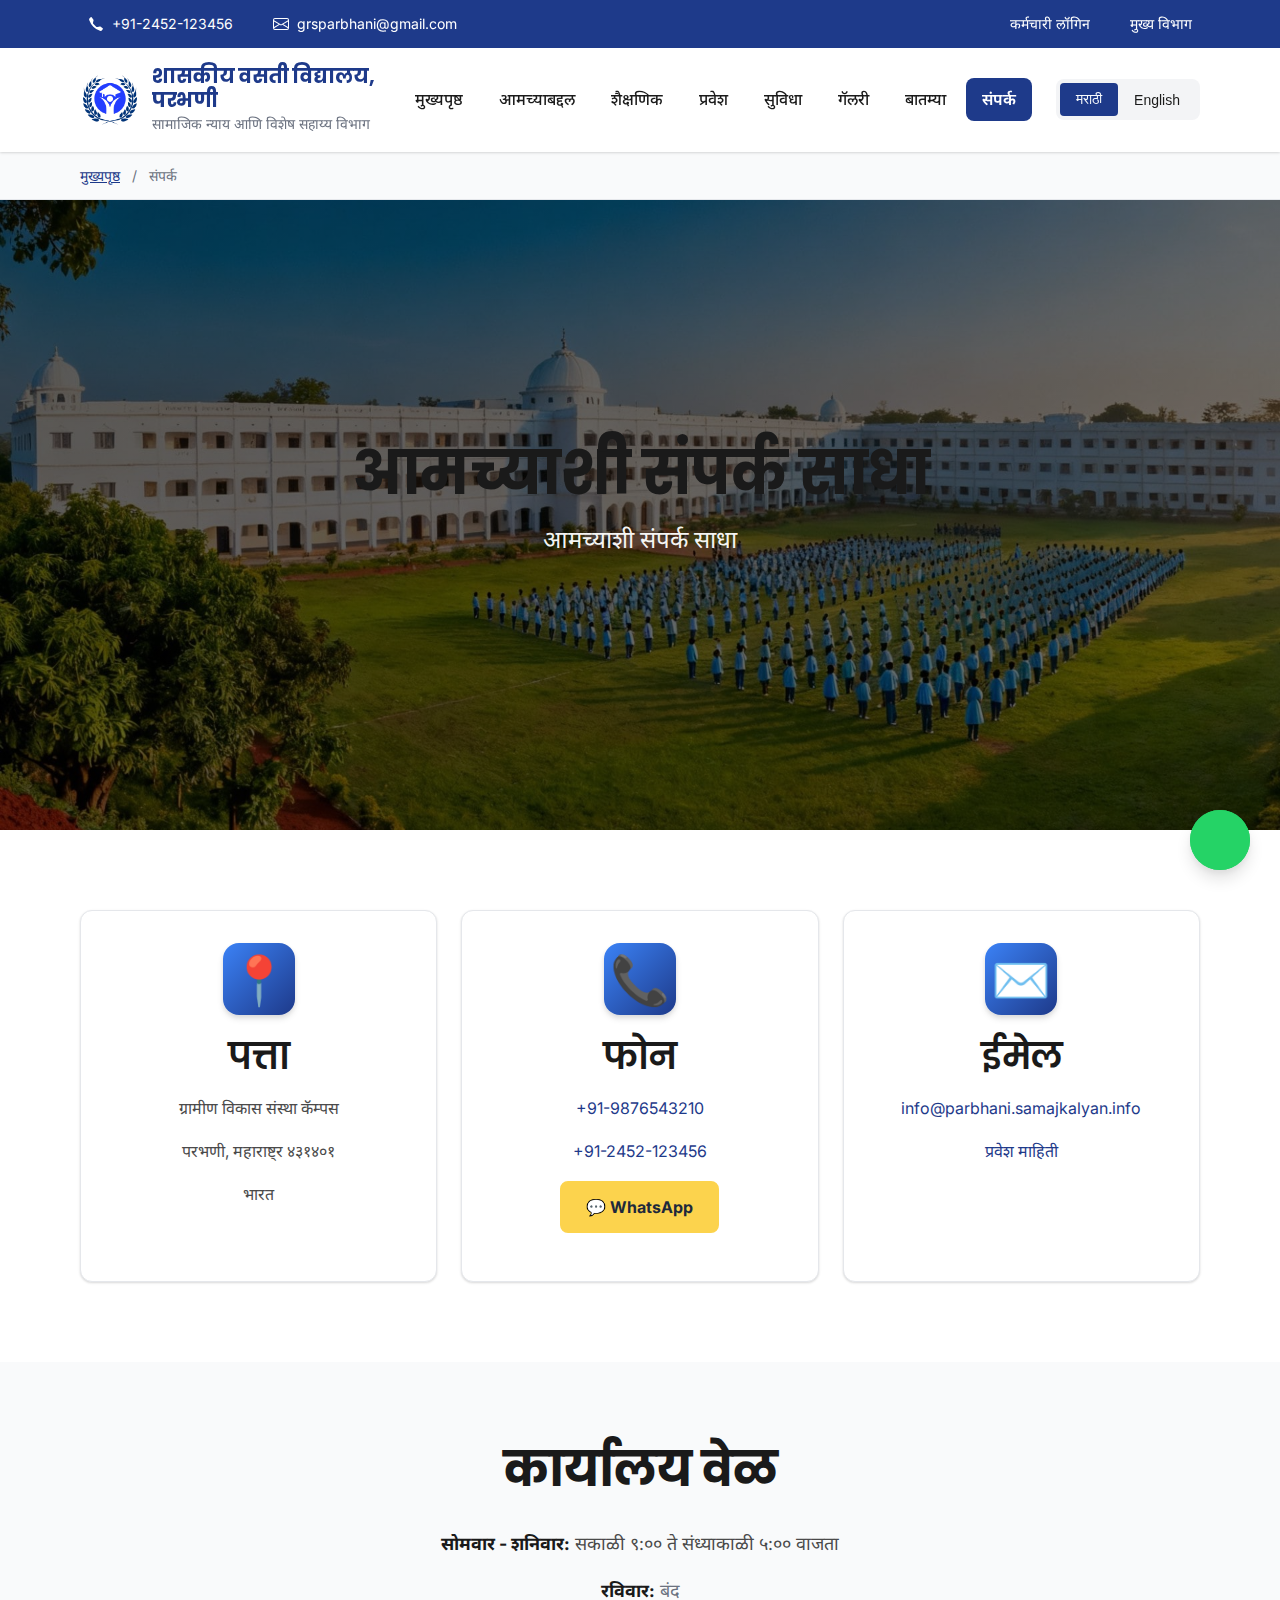
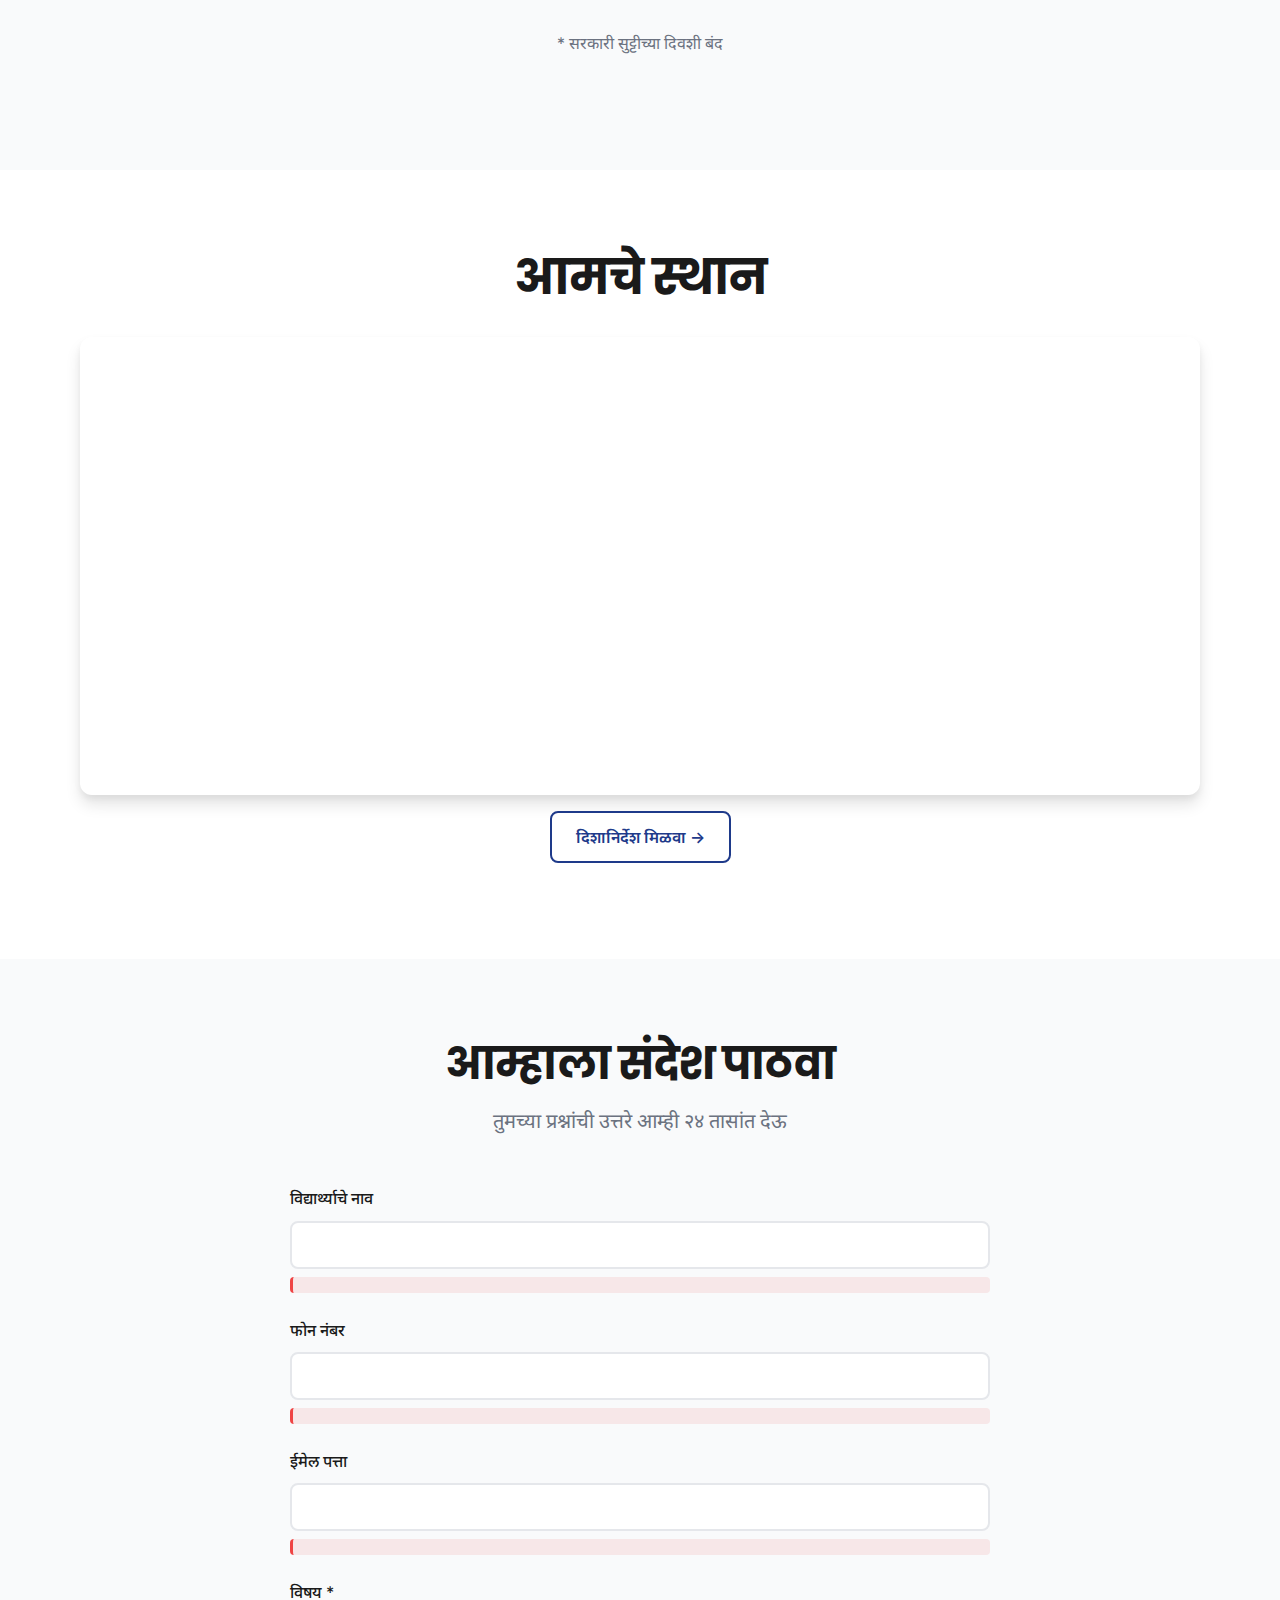
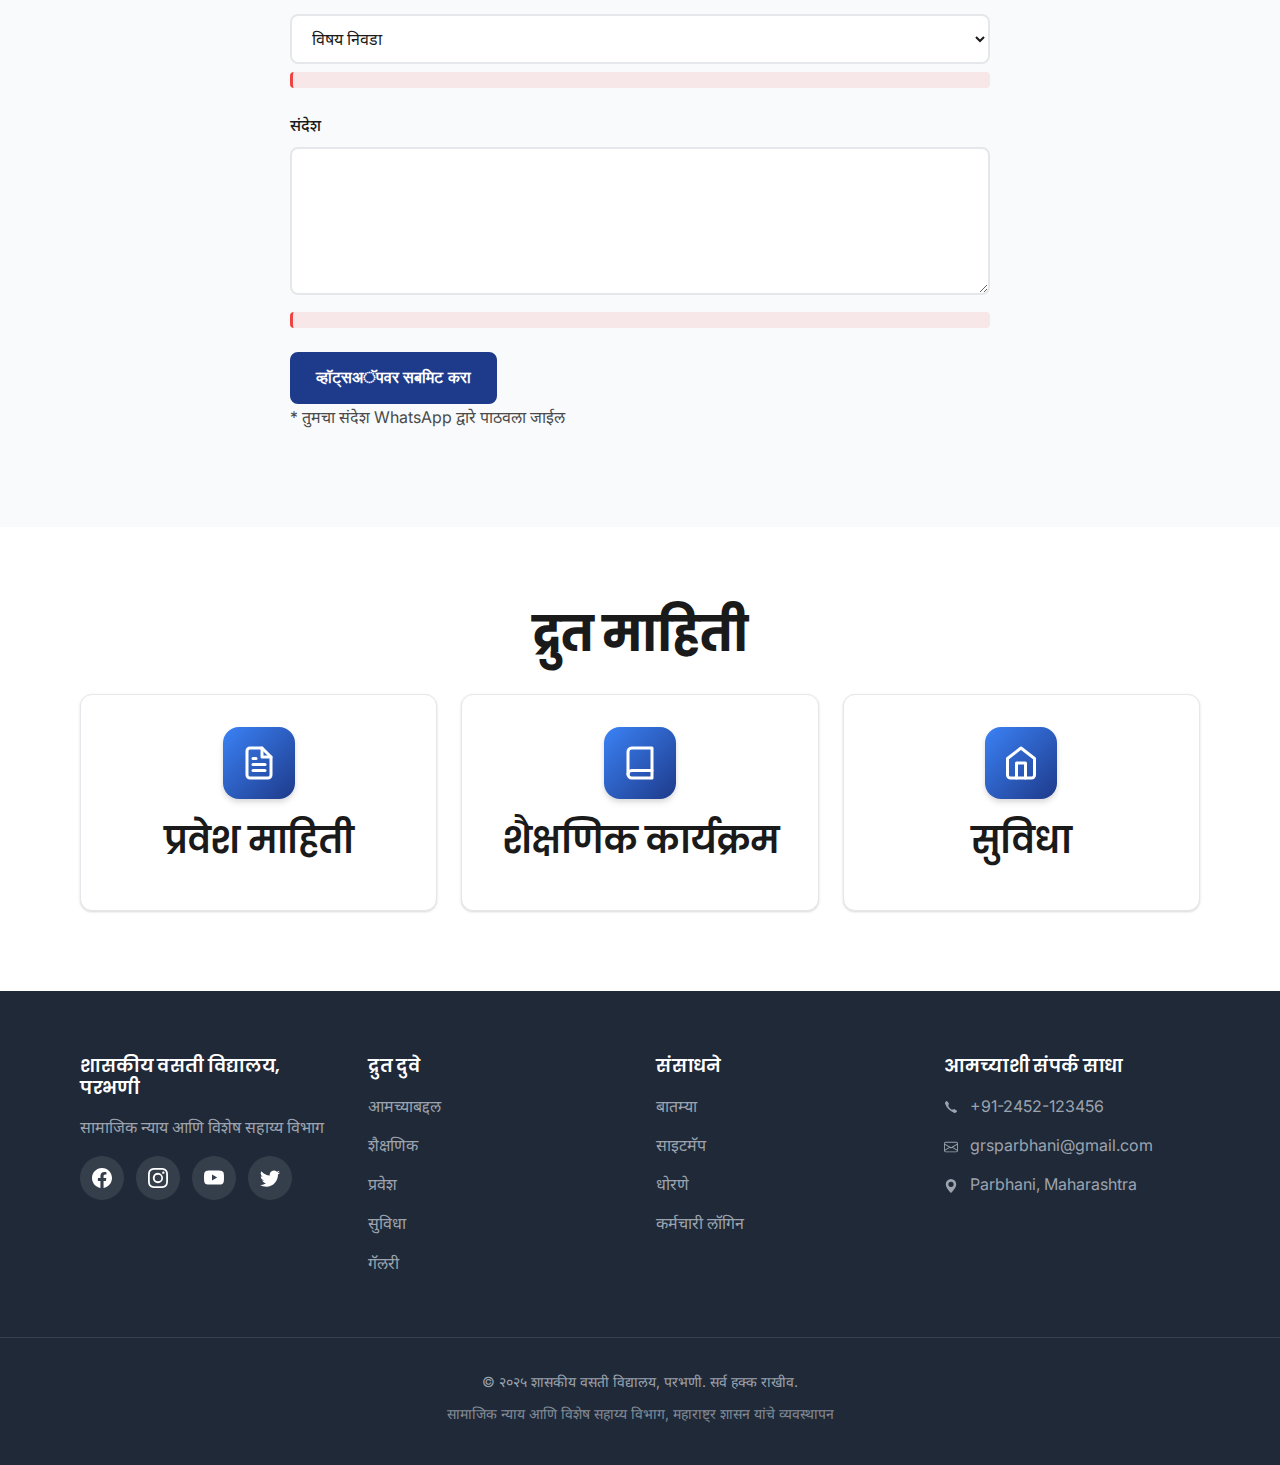
<file: contact.html>
<!DOCTYPE html>
<html lang="mr">
<head>
    <meta charset="UTF-8">
    <meta name="viewport" content="width=device-width, initial-scale=1.0">
    <title data-i18n="contact.title">संपर्क | GRS परभणी</title>
    <meta name="description" content="ग्रामीण विकास संस्थेच्या शाळा परभणी शी संपर्क साधा. पत्ता, फोन, ईमेल आणि संपर्क फॉर्म.">
    <link rel="canonical" href="https://parbhani.samajkalyan.info/contact.html">
    
    <!-- Open Graph -->
    <meta property="og:type" content="website">
    <meta property="og:title" content="संपर्क | GRS परभणी">
    <meta property="og:description" content="आमच्याशी संपर्क साधा - पत्ता, फोन, ईमेल आणि WhatsApp.">
    <meta property="og:url" content="https://parbhani.samajkalyan.info/contact.html">
    <meta property="og:image" content="https://parbhani.samajkalyan.info/images/og-contact.jpg">
    
    <!-- Twitter Card -->
    <meta name="twitter:card" content="summary">
    <meta name="twitter:title" content="संपर्क | GRS परभणी">
    <meta name="twitter:description" content="आमच्याशी संपर्क साधा.">
    
    <!-- JSON-LD Organization Schema -->
    <script type="application/ld+json">
    {
      "@context": "https://schema.org",
      "@type": "EducationalOrganization",
      "name": "ग्रामीण विकास संस्थेच्या शाळा परभणी",
      "address": {
        "@type": "PostalAddress",
        "streetAddress": "ग्रामीण विकास संस्था कॅम्पस",
        "addressLocality": "परभणी",
        "addressRegion": "महाराष्ट्र",
        "postalCode": "431401",
        "addressCountry": "IN"
      },
      "telephone": "+91-9876543210",
      "email": "info@parbhani.samajkalyan.info",
      "url": "https://parbhani.samajkalyan.info",
      "sameAs": [
        "https://www.facebook.com/grsparbhani",
        "https://www.instagram.com/grsparbhani"
      ],
      "openingHoursSpecification": [
        {
          "@type": "OpeningHoursSpecification",
          "dayOfWeek": ["Monday", "Tuesday", "Wednesday", "Thursday", "Friday", "Saturday"],
          "opens": "09:00",
          "closes": "17:00"
        }
      ]
    }
    </script>
    
    <!-- Stylesheets -->
    <link rel="preconnect" href="https://fonts.googleapis.com">
    <link rel="preconnect" href="https://fonts.gstatic.com" crossorigin>
    <link href="https://fonts.googleapis.com/css2?family=Inter:wght@300;400;500;600;700&family=Noto+Sans+Devanagari:wght@300;400;500;600;700&family=Poppins:wght@600;700&display=swap" rel="stylesheet">
    <link rel="stylesheet" href="/assets/styles/main.css">
    <link rel="stylesheet" href="/assets/styles/components.css">
    <link rel="stylesheet" href="/assets/styles/responsive.css">
</head>
<body>
    <a href="#main-content" class="skip-link" data-i18n="common.skipToContent">मुख्य सामग्रीवर जा</a>
    
    <!-- Header Placeholder -->
    <div id="site-header"></div>
    
    <!-- Breadcrumbs -->
    <div id="breadcrumbs"></div>
    
    <main id="main-content">
        <!-- Hero Section -->
        <section class="hero hero-inner">
            <div class="hero-overlay"></div>
            <div class="container hero-content">
                <h1 data-i18n="contact.hero.title">संपर्क</h1>
                <p class="hero-subtitle" data-i18n="contact.hero.subtitle">आम्ही तुमच्या सेवेसाठी उपलब्ध आहोत</p>
            </div>
        </section>
        
        <!-- Contact Info Section -->
        <section class="section">
            <div class="container">
                <div class="grid grid-3">
                    <!-- Address -->
                    <div class="card text-center">
                        <div class="card-icon" style="font-size: 3rem;">📍</div>
                        <h3 data-i18n="contact.address.title">पत्ता</h3>
                        <address style="font-style: normal; line-height: 1.8;">
                            <p data-i18n="contact.address.line1">ग्रामीण विकास संस्था कॅम्पस</p>
                            <p data-i18n="contact.address.line2">परभणी, महाराष्ट्र ४३१४०१</p>
                            <p data-i18n="contact.address.country">भारत</p>
                        </address>
                    </div>
                    
                    <!-- Phone -->
                    <div class="card text-center">
                        <div class="card-icon" style="font-size: 3rem;">📞</div>
                        <h3 data-i18n="contact.phone.title">फोन</h3>
                        <p><a href="tel:+919876543210" class="link">+91-9876543210</a></p>
                        <p><a href="tel:+912452123456" class="link">+91-2452-123456</a></p>
                        <p style="margin-top: 1rem;"><a href="https://wa.me/919876543210" class="btn btn-accent" target="_blank" rel="noopener">💬 WhatsApp</a></p>
                    </div>
                    
                    <!-- Email -->
                    <div class="card text-center">
                        <div class="card-icon" style="font-size: 3rem;">✉️</div>
                        <h3 data-i18n="contact.email.title">ईमेल</h3>
                        <p><a href="mailto:info@parbhani.samajkalyan.info" class="link">info@parbhani.samajkalyan.info</a></p>
                        <p><a href="mailto:admissions@parbhani.samajkalyan.info" class="link" data-i18n="contact.email.admissions">प्रवेश माहिती</a></p>
                    </div>
                </div>
            </div>
        </section>
        
        <!-- Office Hours -->
        <section class="section bg-secondary">
            <div class="container text-center">
                <h2 data-i18n="contact.hours.title">कार्यालय वेळ</h2>
                <div style="max-width: 600px; margin: 2rem auto;">
                    <p style="font-size: 1.125rem; margin-bottom: 1rem;">
                        <strong data-i18n="contact.hours.weekdays">सोमवार - शनिवार:</strong>
                        <span data-i18n="contact.hours.weekdaysTiming">सकाळी ९:०० ते संध्याकाळी ५:०० वाजता</span>
                    </p>
                    <p style="font-size: 1.125rem; color: var(--text-muted);">
                        <strong data-i18n="contact.hours.sunday">रविवार:</strong>
                        <span data-i18n="contact.hours.closed">बंद</span>
                    </p>
                    <p style="margin-top: 1.5rem; color: var(--text-muted);" data-i18n="contact.hours.note">* सरकारी सुट्टीच्या दिवशी बंद</p>
                </div>
            </div>
        </section>
        
        <!-- Map Section -->
        <section class="section">
            <div class="container">
                <h2 class="text-center" style="margin-bottom: 2rem;" data-i18n="contact.map.title">आमचे स्थान</h2>
                <div class="map-container" style="border-radius: 12px; overflow: hidden; box-shadow: var(--shadow-lg);">
                    <!-- Google Maps Embed (Replace with actual coordinates) -->
                    <iframe 
                        src="https://www.google.com/maps/embed?pb=!1m18!1m12!1m3!1d3756.123!2d76.789!3d19.267!2m3!1f0!2f0!3f0!3m2!1i1024!2i768!4f13.1!3m3!1m2!1s0x0%3A0x0!2zMTnCsDE2JzAxLjIiTiA3NsKwNDcnMjAuNCJF!5e0!3m2!1sen!2sin!4v1234567890"
                        width="100%" 
                        height="450" 
                        style="border:0;" 
                        allowfullscreen="" 
                        loading="lazy" 
                        referrerpolicy="no-referrer-when-downgrade"
                        title="ग्रामीण विकास संस्थेच्या शाळा परभणी चे स्थान">
                    </iframe>
                </div>
                <p class="text-center" style="margin-top: 1rem;">
                    <a href="https://goo.gl/maps/example" class="btn btn-secondary" target="_blank" rel="noopener" data-i18n="contact.map.directions">दिशानिर्देश मिळवा →</a>
                </p>
            </div>
        </section>
        
        <!-- Contact Form -->
        <section class="section bg-secondary">
            <div class="container">
                <div class="section-header text-center">
                    <h2 data-i18n="contact.form.title">आम्हाला संदेश पाठवा</h2>
                    <p class="section-subtitle" data-i18n="contact.form.subtitle">तुमच्या प्रश्नांची उत्तरे आम्ही २४ तासांत देऊ</p>
                </div>
                
                <form id="contact-form" class="form-container" style="max-width: 700px; margin: 0 auto;" novalidate>
                    <div class="form-grid">
                        <div class="form-group">
                            <label for="name" class="form-label" data-i18n="contact.form.name">पूर्ण नाव *</label>
                            <input type="text" id="name" name="name" class="form-input" required data-i18n-placeholder="contact.form.namePlaceholder">
                            <span class="error-message" role="alert"></span>
                        </div>
                        
                        <div class="form-group">
                            <label for="phone" class="form-label" data-i18n="contact.form.phone">मोबाइल नंबर *</label>
                            <input type="tel" id="phone" name="phone" class="form-input" required pattern="[6-9][0-9]{9}" data-i18n-placeholder="contact.form.phonePlaceholder">
                            <span class="error-message" role="alert"></span>
                        </div>
                        
                        <div class="form-group">
                            <label for="email" class="form-label" data-i18n="contact.form.email">ईमेल *</label>
                            <input type="email" id="email" name="email" class="form-input" required data-i18n-placeholder="contact.form.emailPlaceholder">
                            <span class="error-message" role="alert"></span>
                        </div>
                        
                        <div class="form-group">
                            <label for="subject" class="form-label" data-i18n="contact.form.subject">विषय *</label>
                            <select id="subject" name="subject" class="form-input" required>
                                <option value="" data-i18n="contact.form.selectSubject">विषय निवडा</option>
                                <option value="admission" data-i18n="contact.form.subjectAdmission">प्रवेश माहिती</option>
                                <option value="academic" data-i18n="contact.form.subjectAcademic">शैक्षणिक माहिती</option>
                                <option value="facilities" data-i18n="contact.form.subjectFacilities">सुविधा माहिती</option>
                                <option value="complaint" data-i18n="contact.form.subjectComplaint">तक्रार</option>
                                <option value="suggestion" data-i18n="contact.form.subjectSuggestion">सूचना</option>
                                <option value="other" data-i18n="contact.form.subjectOther">इतर</option>
                            </select>
                            <span class="error-message" role="alert"></span>
                        </div>
                    </div>
                    
                    <div class="form-group">
                        <label for="message" class="form-label" data-i18n="contact.form.message">संदेश *</label>
                        <textarea id="message" name="message" class="form-input" rows="6" required data-i18n-placeholder="contact.form.messagePlaceholder"></textarea>
                        <span class="error-message" role="alert"></span>
                    </div>
                    
                    <div class="form-actions">
                        <button type="submit" class="btn btn-primary btn-lg" data-i18n="contact.form.submit">संदेश पाठवा</button>
                        <p class="form-note" data-i18n="contact.form.whatsappNote">* तुमचा संदेश WhatsApp द्वारे पाठवला जाईल</p>
                    </div>
                </form>
            </div>
        </section>
        
        <!-- Quick Links -->
        <section class="section">
            <div class="container text-center">
                <h2 data-i18n="contact.quick.title">द्रुत माहिती</h2>
                <div class="grid grid-3" style="margin-top: 2rem;">
                    <a href="/admissions.html" class="card card-link">
                        <div class="card-icon" aria-hidden="true">
                            <svg width="48" height="48" viewBox="0 0 24 24" fill="none" stroke="currentColor" stroke-width="2" stroke-linecap="round" stroke-linejoin="round">
                                <path d="M14 2H6a2 2 0 0 0-2 2v16a2 2 0 0 0 2 2h12a2 2 0 0 0 2-2V8z"></path>
                                <polyline points="14 2 14 8 20 8"></polyline>
                                <line x1="16" y1="13" x2="8" y2="13"></line>
                                <line x1="16" y1="17" x2="8" y2="17"></line>
                                <polyline points="10 9 9 9 8 9"></polyline>
                            </svg>
                        </div>
                        <h3 data-i18n="contact.quick.admissions">प्रवेश माहिती</h3>
                    </a>
                    <a href="/academics.html" class="card card-link">
                        <div class="card-icon" aria-hidden="true">
                            <svg width="48" height="48" viewBox="0 0 24 24" fill="none" stroke="currentColor" stroke-width="2" stroke-linecap="round" stroke-linejoin="round">
                                <path d="M4 19.5A2.5 2.5 0 0 1 6.5 17H20"></path>
                                <path d="M6.5 2H20v20H6.5A2.5 2.5 0 0 1 4 19.5v-15A2.5 2.5 0 0 1 6.5 2z"></path>
                            </svg>
                        </div>
                        <h3 data-i18n="contact.quick.academics">शैक्षणिक कार्यक्रम</h3>
                    </a>
                    <a href="/facilities.html" class="card card-link">
                        <div class="card-icon" aria-hidden="true">
                            <svg width="48" height="48" viewBox="0 0 24 24" fill="none" stroke="currentColor" stroke-width="2" stroke-linecap="round" stroke-linejoin="round">
                                <path d="M3 9l9-7 9 7v11a2 2 0 0 1-2 2H5a2 2 0 0 1-2-2z"></path>
                                <polyline points="9 22 9 12 15 12 15 22"></polyline>
                            </svg>
                        </div>
                        <h3 data-i18n="contact.quick.facilities">सुविधा</h3>
                    </a>
                </div>
            </div>
        </section>
    </main>
    
    <!-- Footer Placeholder -->
    <div id="site-footer"></div>
    
    <!-- Scripts -->
    <script src="/js/config.js"></script>
    <script src="/js/translations.js"></script>
    <script src="/js/components.js"></script>
    <script src="/js/script.js"></script>
    <script src="/js/forms.js"></script>
    <script src="/js/whatsapp.js"></script>
    <script src="/js/animations.js"></script>
</body>
</html>
</file>
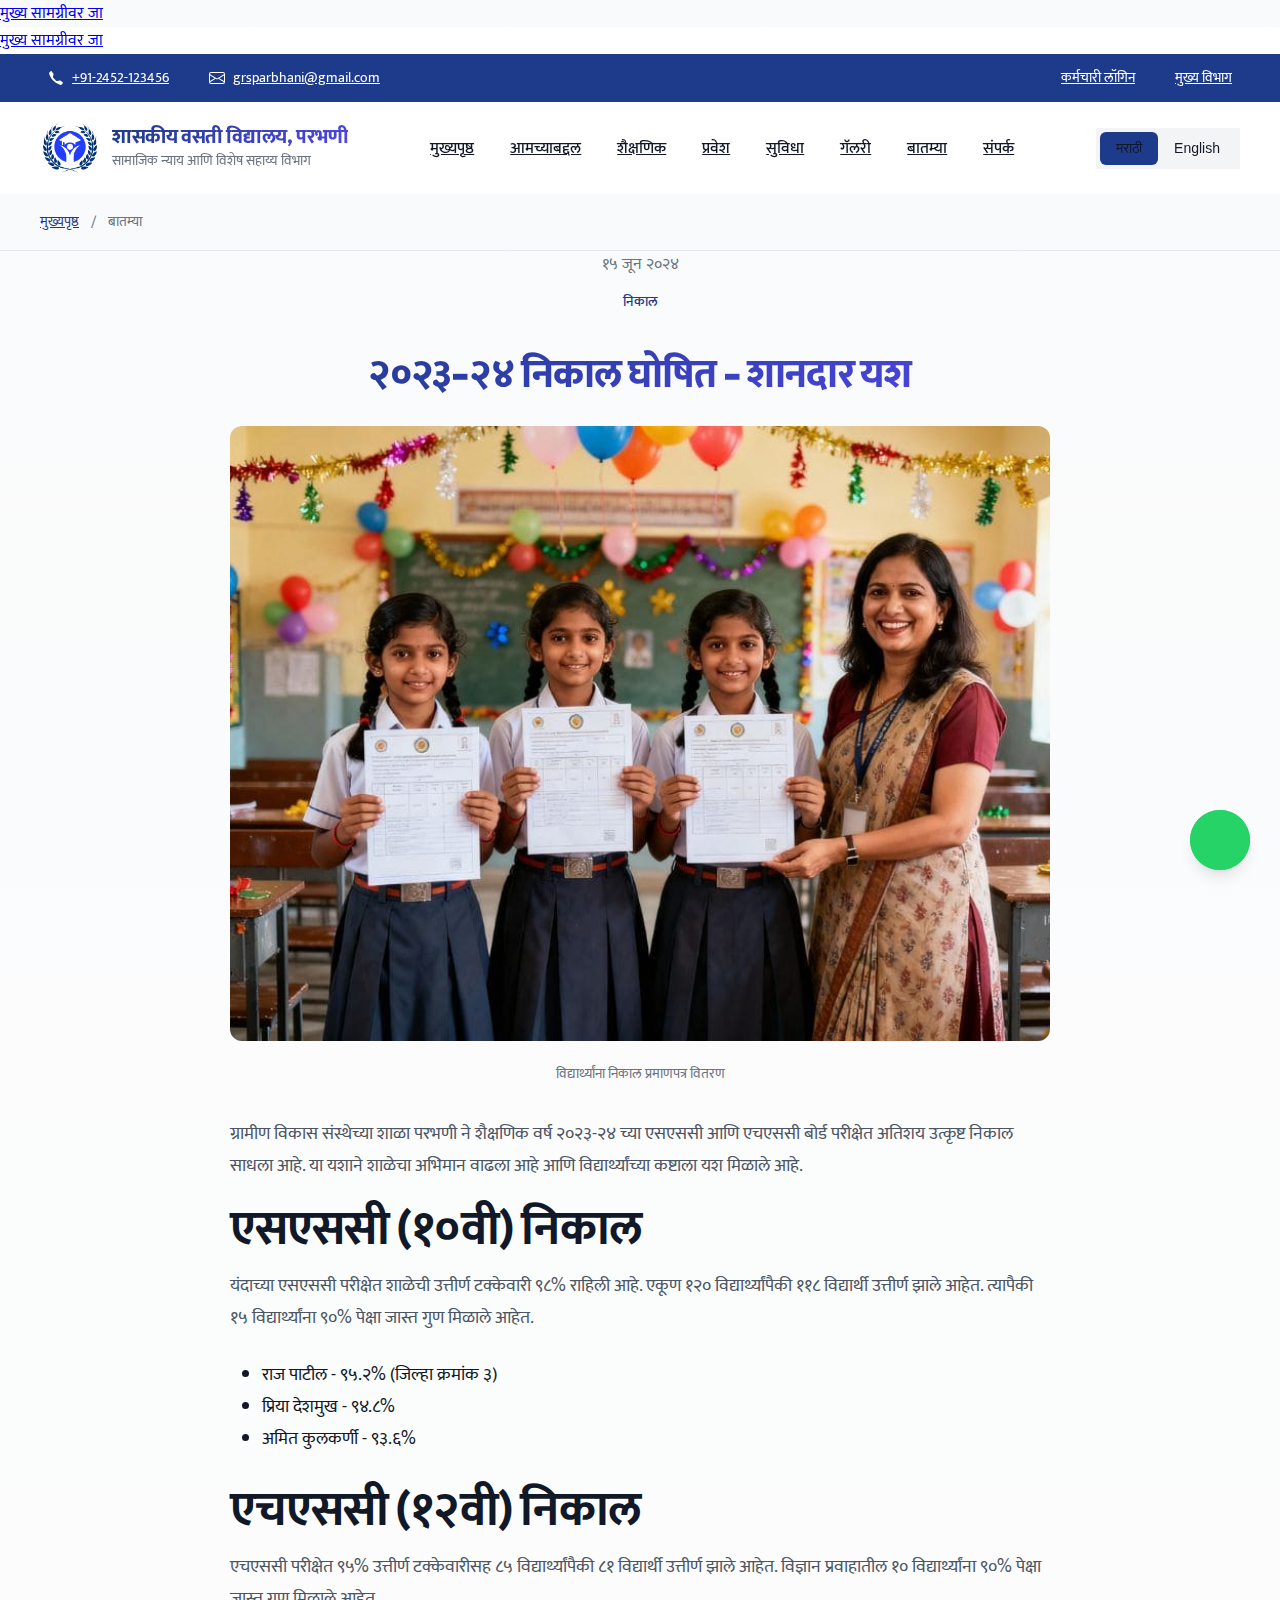
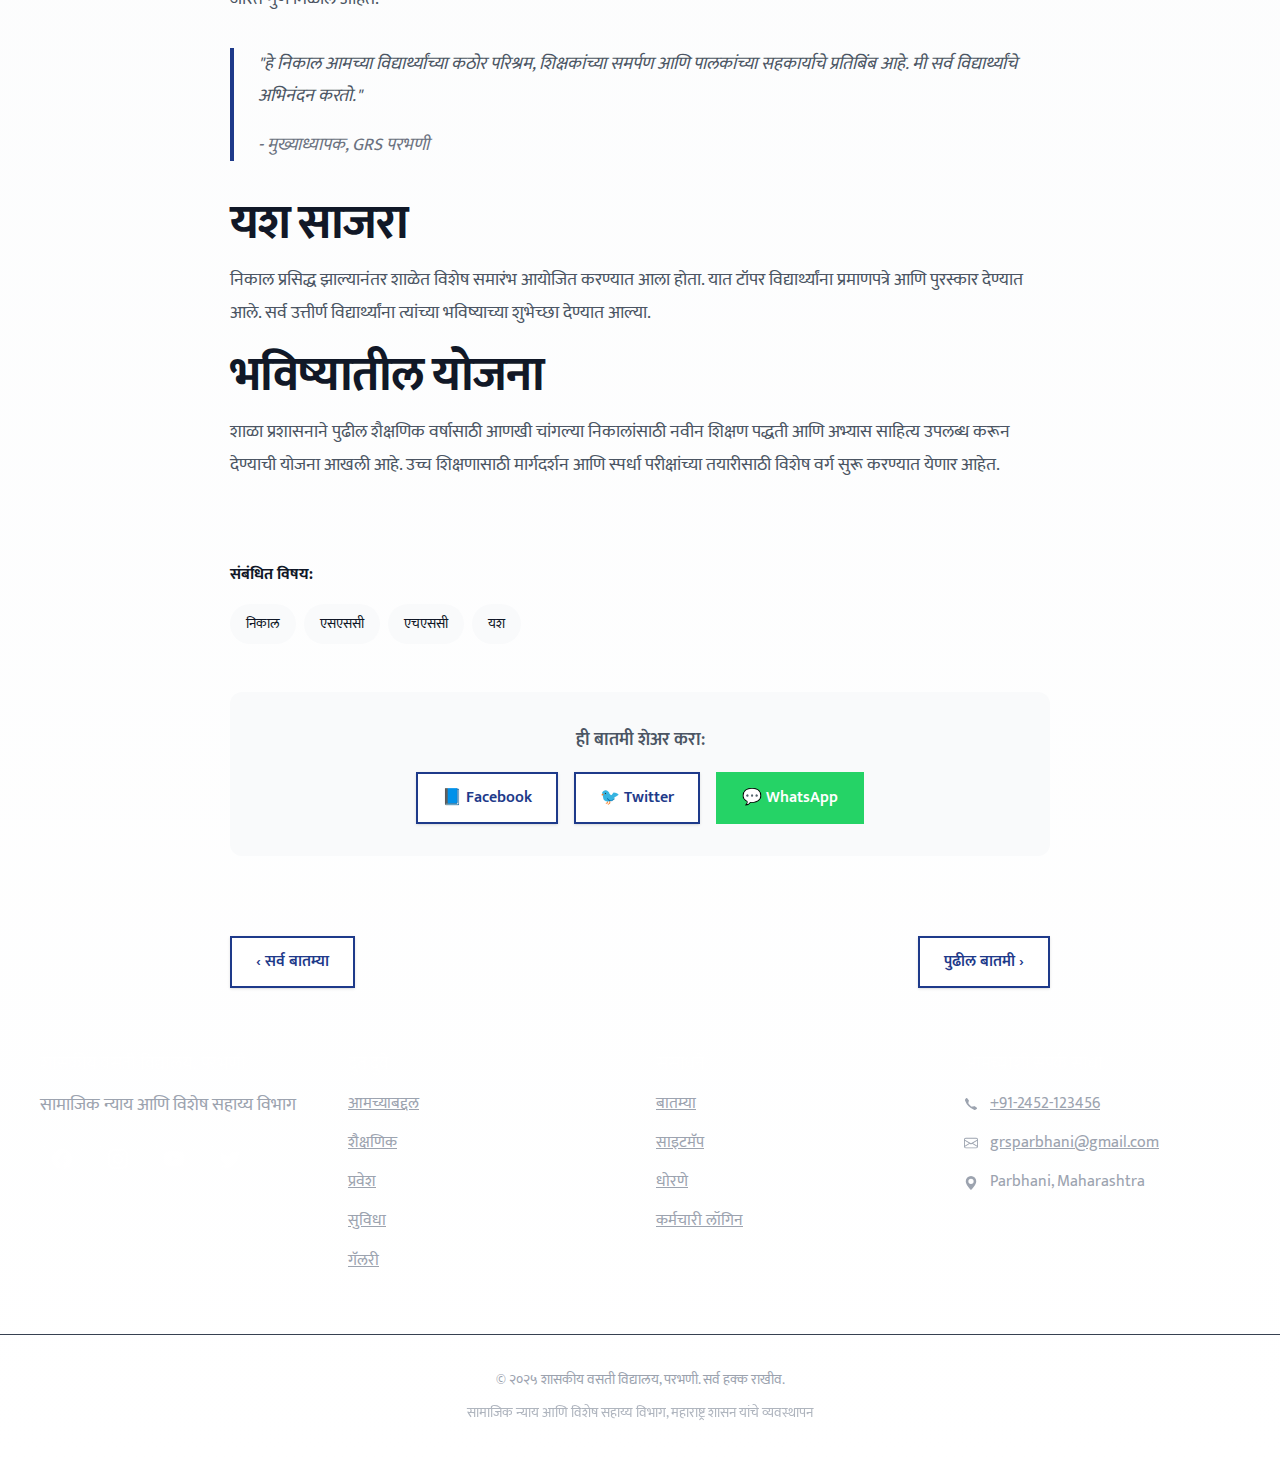
<file: news-detail.html>
<!DOCTYPE html>
<html lang="mr">
<head>
    <meta charset="UTF-8">
    <meta name="viewport" content="width=device-width, initial-scale=1.0">
    <title data-i18n="newsDetail.title">बातमी तपशील | GRS परभणी</title>
    <meta name="description" content="ग्रामीण विकास संस्थेच्या शाळा परभणी च्या बातम्यांचा संपूर्ण तपशील.">
    <link rel="canonical" href="https://parbhani.samajkalyan.info/news-detail.html">
    
    <!-- Open Graph -->
    <meta property="og:type" content="article">
    <meta property="og:title" content="२०२३-२४ निकाल घोषित - शानदार यश">
    <meta property="og:description" content="आमच्या शाळेने यंदा शानदार निकाल साधला आहे.">
    <meta property="og:url" content="https://parbhani.samajkalyan.info/news-detail.html">
    <meta property="og:image" content="https://parbhani.samajkalyan.info/images/news/annual-results-2024.jpg">
    <meta property="article:published_time" content="2024-06-15T10:00:00+05:30">
    <meta property="article:author" content="ग्रामीण विकास संस्थेच्या शाळा परभणी">
    
    <!-- Twitter Card -->
    <meta name="twitter:card" content="summary_large_image">
    <meta name="twitter:title" content="२०२३-२४ निकाल घोषित - शानदार यश">
    <meta name="twitter:description" content="आमच्या शाळेने यंदा शानदार निकाल साधला आहे.">
    <meta name="twitter:image" content="https://parbhani.samajkalyan.info/images/news/annual-results-2024.jpg">
    
    <!-- JSON-LD NewsArticle Schema -->
    <script type="application/ld+json">
    {
      "@context": "https://schema.org",
      "@type": "NewsArticle",
      "headline": "२०२३-२४ निकाल घोषित - शानदार यश",
      "description": "ग्रामीण विकास संस्थेच्या शाळा परभणी ने एसएससी आणि एचएससी परीक्षेत उत्कृष्ट निकाल साधला आहे.",
      "image": "https://parbhani.samajkalyan.info/images/news/annual-results-2024.jpg",
      "datePublished": "2024-06-15T10:00:00+05:30",
      "dateModified": "2024-06-15T10:00:00+05:30",
      "author": {
        "@type": "Organization",
        "name": "ग्रामीण विकास संस्थेच्या शाळा परभणी"
      },
      "publisher": {
        "@type": "Organization",
        "name": "ग्रामीण विकास संस्थेच्या शाळा परभणी",
        "logo": {
          "@type": "ImageObject",
          "url": "https://parbhani.samajkalyan.info/images/logo.png"
        }
      }
    }
    </script>
    
    <!-- Stylesheets -->
    <link rel="preconnect" href="https://fonts.googleapis.com">
    <link rel="preconnect" href="https://fonts.gstatic.com" crossorigin>
    <link href="https://fonts.googleapis.com/css2?family=Outfit:wght@400;500;600;700;800&family=Mukta:wght@400;500;600;700;800&display=swap" rel="stylesheet">
    <link rel="stylesheet" href="/assets/styles/modern.css">
    <link rel="stylesheet" href="/assets/styles/components.css">
    <link rel="stylesheet" href="/assets/styles/responsive.css">
    <link rel="stylesheet" href="/assets/styles/modern-components.css">
</head>
<body>
    <a href="#main-content" class="skip-link" data-i18n="common.skipToContent">मुख्य सामग्रीवर जा</a>
    
    <!-- Header Placeholder -->
    <div id="site-header"></div>
    
    <!-- Breadcrumbs -->
    <div id="breadcrumbs"></div>
    
    <main id="main-content">
        <!-- Article Header -->
        <article class="article-content">
            <div class="container" style="max-width: 900px;">
                <!-- Meta Info -->
                <div class="article-meta" style="margin-bottom: 2rem; text-align: center;">
                    <time datetime="2024-06-15" class="article-date" style="color: var(--text-muted); display: block; margin-bottom: 0.5rem;">१५ जून २०२४</time>
                    <span class="article-category" style="display: inline-block; padding: 0.25rem 1rem; background: var(--primary-light); color: var(--primary); border-radius: 2rem; font-size: 0.875rem; font-weight: 500;" data-i18n="news.category.results">निकाल</span>
                </div>
                
                <!-- Title -->
                <h1 class="article-title" style="font-size: 2.5rem; margin-bottom: 1.5rem; text-align: center;" data-i18n="newsDetail.sample.title">२०२३-२४ निकाल घोषित - शानदार यश</h1>
                
                <!-- Featured Image -->
                <figure style="margin: 2rem 0;">
                    <img src="/images/news/annual-results-2024.jpg" alt="वार्षिक निकाल २०२४" style="width: 100%; border-radius: 12px;" loading="lazy" onerror="this.style.display='none'">
                    <figcaption style="text-align: center; color: var(--text-muted); margin-top: 0.75rem; font-size: 0.875rem;" data-i18n="newsDetail.sample.caption">विद्यार्थ्यांना निकाल प्रमाणपत्र वितरण</figcaption>
                </figure>
                
                <!-- Article Body -->
                <div class="article-body" style="font-size: 1.125rem; line-height: 1.8;">
                    <p data-i18n="newsDetail.sample.intro">ग्रामीण विकास संस्थेच्या शाळा परभणी ने शैक्षणिक वर्ष २०२३-२४ च्या एसएससी आणि एचएससी बोर्ड परीक्षेत अतिशय उत्कृष्ट निकाल साधला आहे. या यशाने शाळेचा अभिमान वाढला आहे आणि विद्यार्थ्यांच्या कष्टाला यश मिळाले आहे.</p>
                    
                    <h2 data-i18n="newsDetail.sample.ssc.title">एसएससी (१०वी) निकाल</h2>
                    <p data-i18n="newsDetail.sample.ssc.content">यंदाच्या एसएससी परीक्षेत शाळेची उत्तीर्ण टक्केवारी ९८% राहिली आहे. एकूण १२० विद्यार्थ्यांपैकी ११८ विद्यार्थी उत्तीर्ण झाले आहेत. त्यापैकी १५ विद्यार्थ्यांना ९०% पेक्षा जास्त गुण मिळाले आहेत.</p>
                    
                    <ul style="margin: 1.5rem 0; padding-left: 2rem;">
                        <li data-i18n="newsDetail.sample.ssc.top1">राज पाटील - ९५.२% (जिल्हा क्रमांक ३)</li>
                        <li data-i18n="newsDetail.sample.ssc.top2">प्रिया देशमुख - ९४.८%</li>
                        <li data-i18n="newsDetail.sample.ssc.top3">अमित कुलकर्णी - ९३.६%</li>
                    </ul>
                    
                    <h2 data-i18n="newsDetail.sample.hsc.title">एचएससी (१२वी) निकाल</h2>
                    <p data-i18n="newsDetail.sample.hsc.content">एचएससी परीक्षेत ९५% उत्तीर्ण टक्केवारीसह ८५ विद्यार्थ्यांपैकी ८१ विद्यार्थी उत्तीर्ण झाले आहेत. विज्ञान प्रवाहातील १० विद्यार्थ्यांना ९०% पेक्षा जास्त गुण मिळाले आहेत.</p>
                    
                    <blockquote style="border-left: 4px solid var(--primary); padding-left: 1.5rem; margin: 2rem 0; font-style: italic; color: var(--text-muted);">
                        <p data-i18n="newsDetail.sample.principal.quote">"हे निकाल आमच्या विद्यार्थ्यांच्या कठोर परिश्रम, शिक्षकांच्या समर्पण आणि पालकांच्या सहकार्याचे प्रतिबिंब आहे. मी सर्व विद्यार्थ्यांचे अभिनंदन करतो."</p>
                        <footer>- <cite data-i18n="newsDetail.sample.principal.name">मुख्याध्यापक, GRS परभणी</cite></footer>
                    </blockquote>
                    
                    <h2 data-i18n="newsDetail.sample.celebration.title">यश साजरा</h2>
                    <p data-i18n="newsDetail.sample.celebration.content">निकाल प्रसिद्ध झाल्यानंतर शाळेत विशेष समारंभ आयोजित करण्यात आला होता. यात टॉपर विद्यार्थ्यांना प्रमाणपत्रे आणि पुरस्कार देण्यात आले. सर्व उत्तीर्ण विद्यार्थ्यांना त्यांच्या भविष्याच्या शुभेच्छा देण्यात आल्या.</p>
                    
                    <h2 data-i18n="newsDetail.sample.future.title">भविष्यातील योजना</h2>
                    <p data-i18n="newsDetail.sample.future.content">शाळा प्रशासनाने पुढील शैक्षणिक वर्षासाठी आणखी चांगल्या निकालांसाठी नवीन शिक्षण पद्धती आणि अभ्यास साहित्य उपलब्ध करून देण्याची योजना आखली आहे. उच्च शिक्षणासाठी मार्गदर्शन आणि स्पर्धा परीक्षांच्या तयारीसाठी विशेष वर्ग सुरू करण्यात येणार आहेत.</p>
                </div>
                
                <!-- Tags -->
                <div class="article-tags" style="margin: 3rem 0; padding-top: 2rem; border-top: 1px solid var(--border);">
                    <strong data-i18n="newsDetail.tags">संबंधित विषय:</strong>
                    <div style="display: flex; flex-wrap: wrap; gap: 0.5rem; margin-top: 1rem;">
                        <span style="padding: 0.5rem 1rem; background: var(--bg-secondary); border-radius: 2rem; font-size: 0.875rem;" data-i18n="newsDetail.tag.results">निकाल</span>
                        <span style="padding: 0.5rem 1rem; background: var(--bg-secondary); border-radius: 2rem; font-size: 0.875rem;" data-i18n="newsDetail.tag.ssc">एसएससी</span>
                        <span style="padding: 0.5rem 1rem; background: var(--bg-secondary); border-radius: 2rem; font-size: 0.875rem;" data-i18n="newsDetail.tag.hsc">एचएससी</span>
                        <span style="padding: 0.5rem 1rem; background: var(--bg-secondary); border-radius: 2rem; font-size: 0.875rem;" data-i18n="newsDetail.tag.achievements">यश</span>
                    </div>
                </div>
                
                <!-- Share Section -->
                <div class="article-share" style="text-align: center; padding: 2rem; background: var(--bg-secondary); border-radius: 12px;">
                    <p style="font-weight: 600; margin-bottom: 1rem;" data-i18n="newsDetail.share">ही बातमी शेअर करा:</p>
                    <div style="display: flex; justify-content: center; gap: 1rem;">
                        <a href="#" class="btn btn-secondary" onclick="event.preventDefault(); window.open('https://www.facebook.com/sharer/sharer.php?u=' + encodeURIComponent(window.location.href), '_blank', 'width=600,height=400');">📘 Facebook</a>
                        <a href="#" class="btn btn-secondary" onclick="event.preventDefault(); window.open('https://twitter.com/intent/tweet?url=' + encodeURIComponent(window.location.href) + '&text=' + encodeURIComponent(document.title), '_blank', 'width=600,height=400');">🐦 Twitter</a>
                        <a href="#" class="btn btn-whatsapp" onclick="event.preventDefault(); window.open('https://wa.me/?text=' + encodeURIComponent(document.title + ' ' + window.location.href), '_blank');">💬 WhatsApp</a>
                    </div>
                </div>
                
                <!-- Navigation -->
                <nav class="article-navigation" style="display: flex; justify-content: space-between; margin-top: 3rem; padding-top: 2rem; border-top: 1px solid var(--border);">
                    <a href="/news.html" class="btn btn-secondary">‹ सर्व बातम्या</a>
                    <a href="/news-detail.html?slug=sports-championship" class="btn btn-secondary" data-i18n="newsDetail.next">पुढील बातमी ›</a>
                </nav>
            </div>
        </article>
    </main>
    
    <!-- Footer Placeholder -->
    <div id="site-footer"></div>
    
    <!-- Scripts -->
    <script src="/js/config.js"></script>
    <script src="/js/translations.js"></script>
    <script src="/js/components.js"></script>
    <script src="/js/script.js"></script>
    <script src="/js/forms.js"></script>
    <script src="/js/whatsapp.js"></script>
    <script src="/js/animations.js"></script>
</body>
</html>
</file>
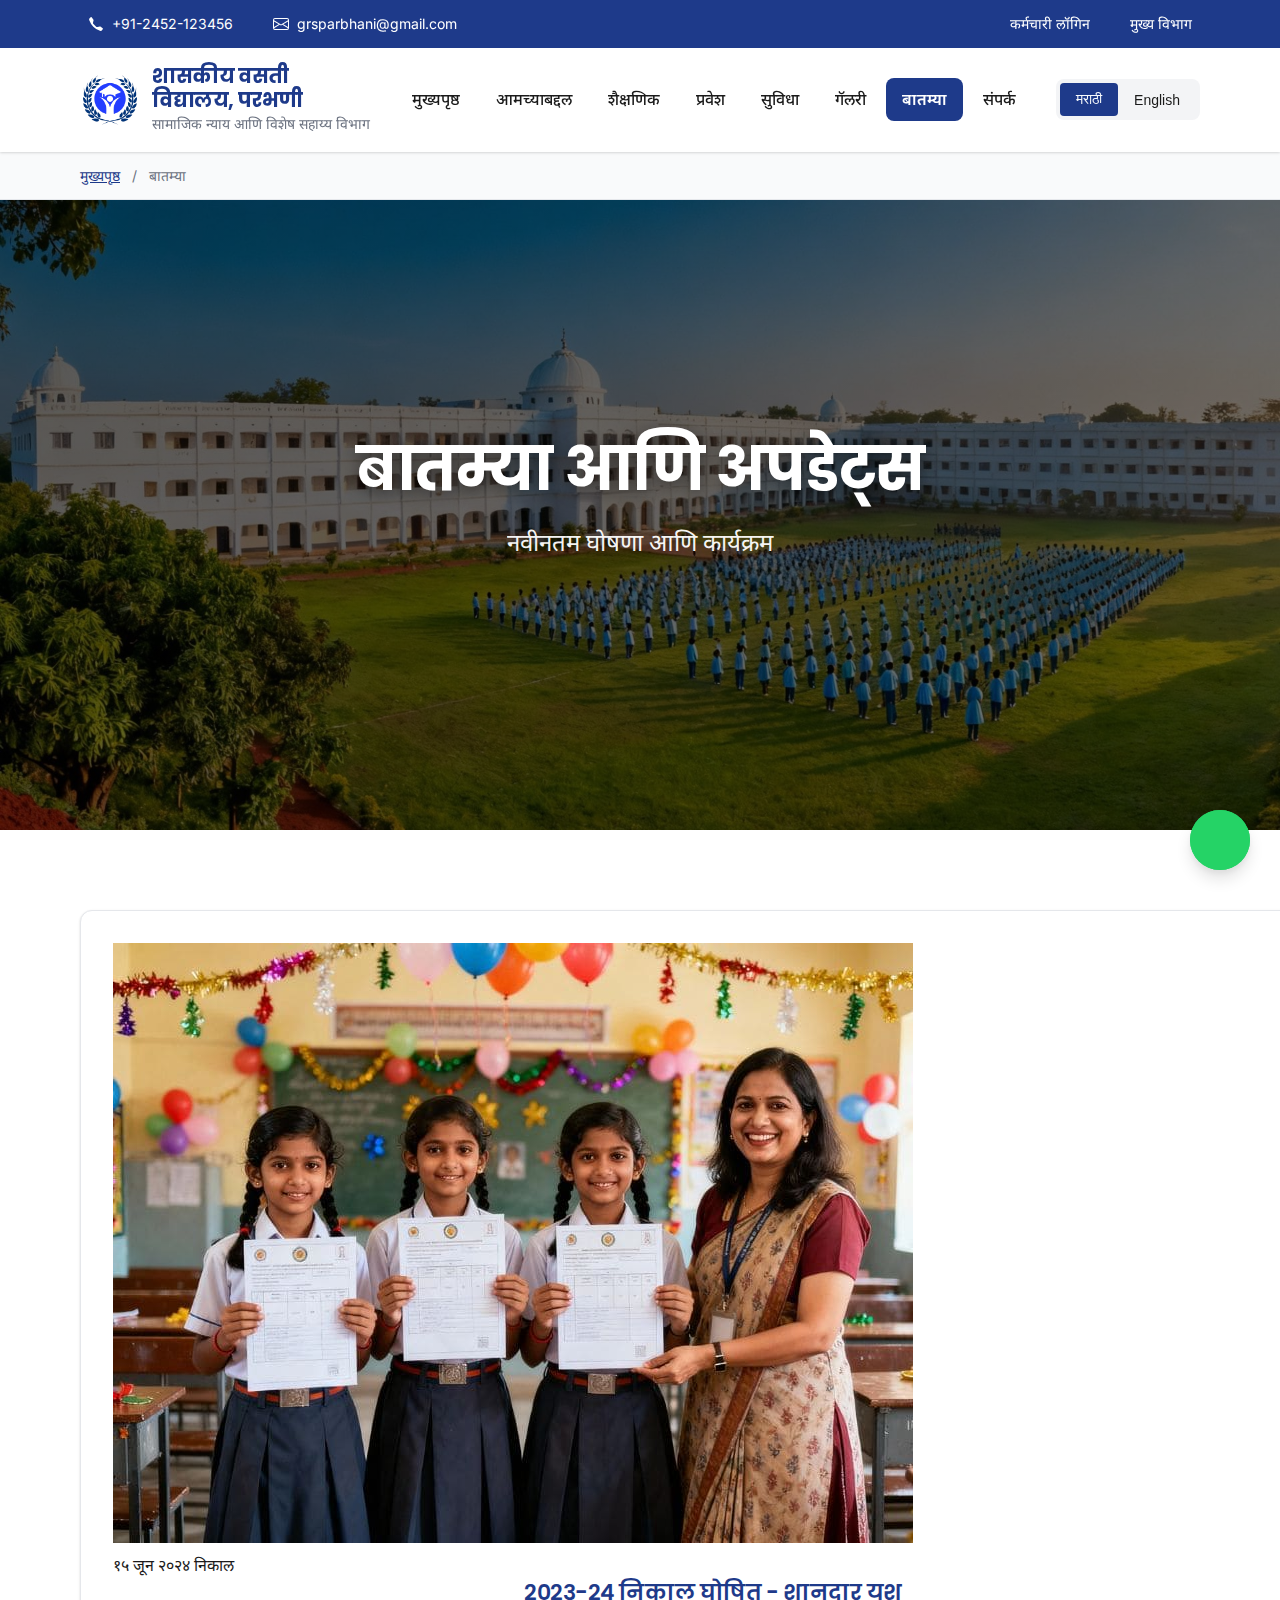
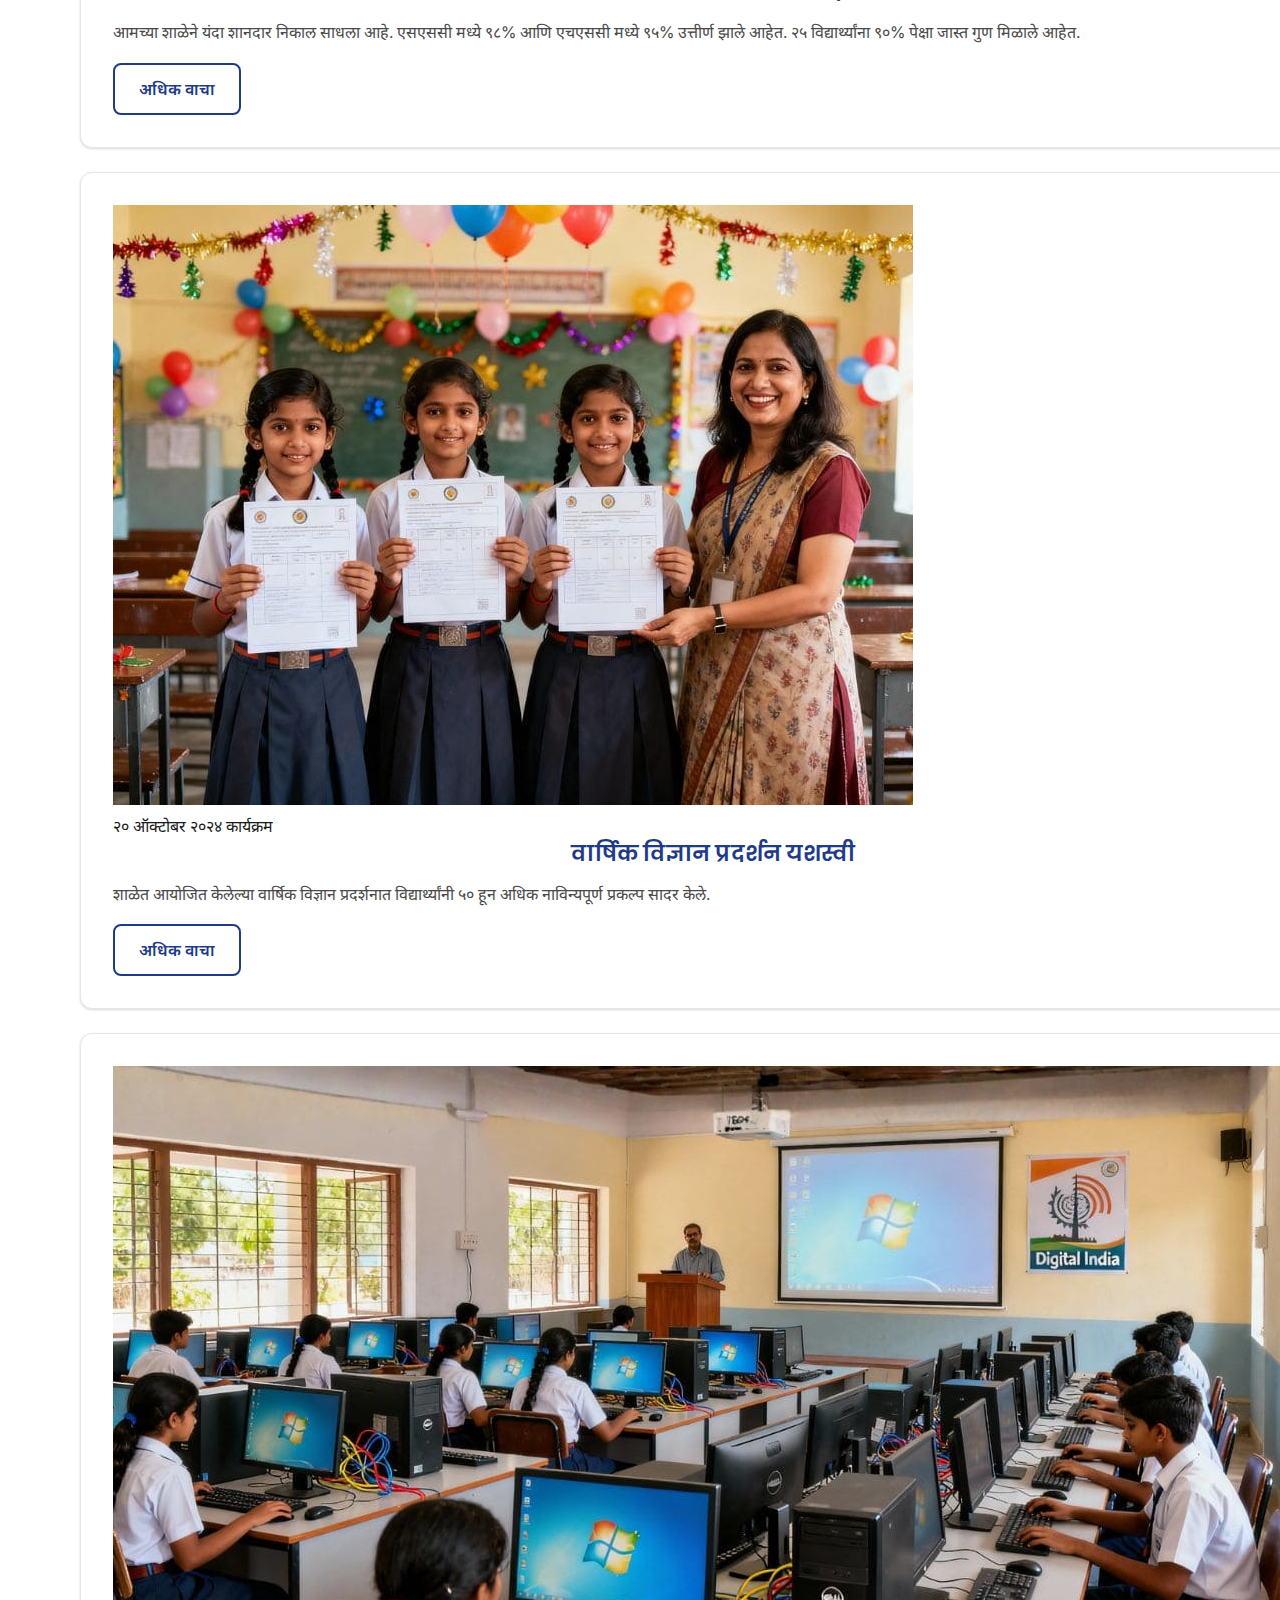
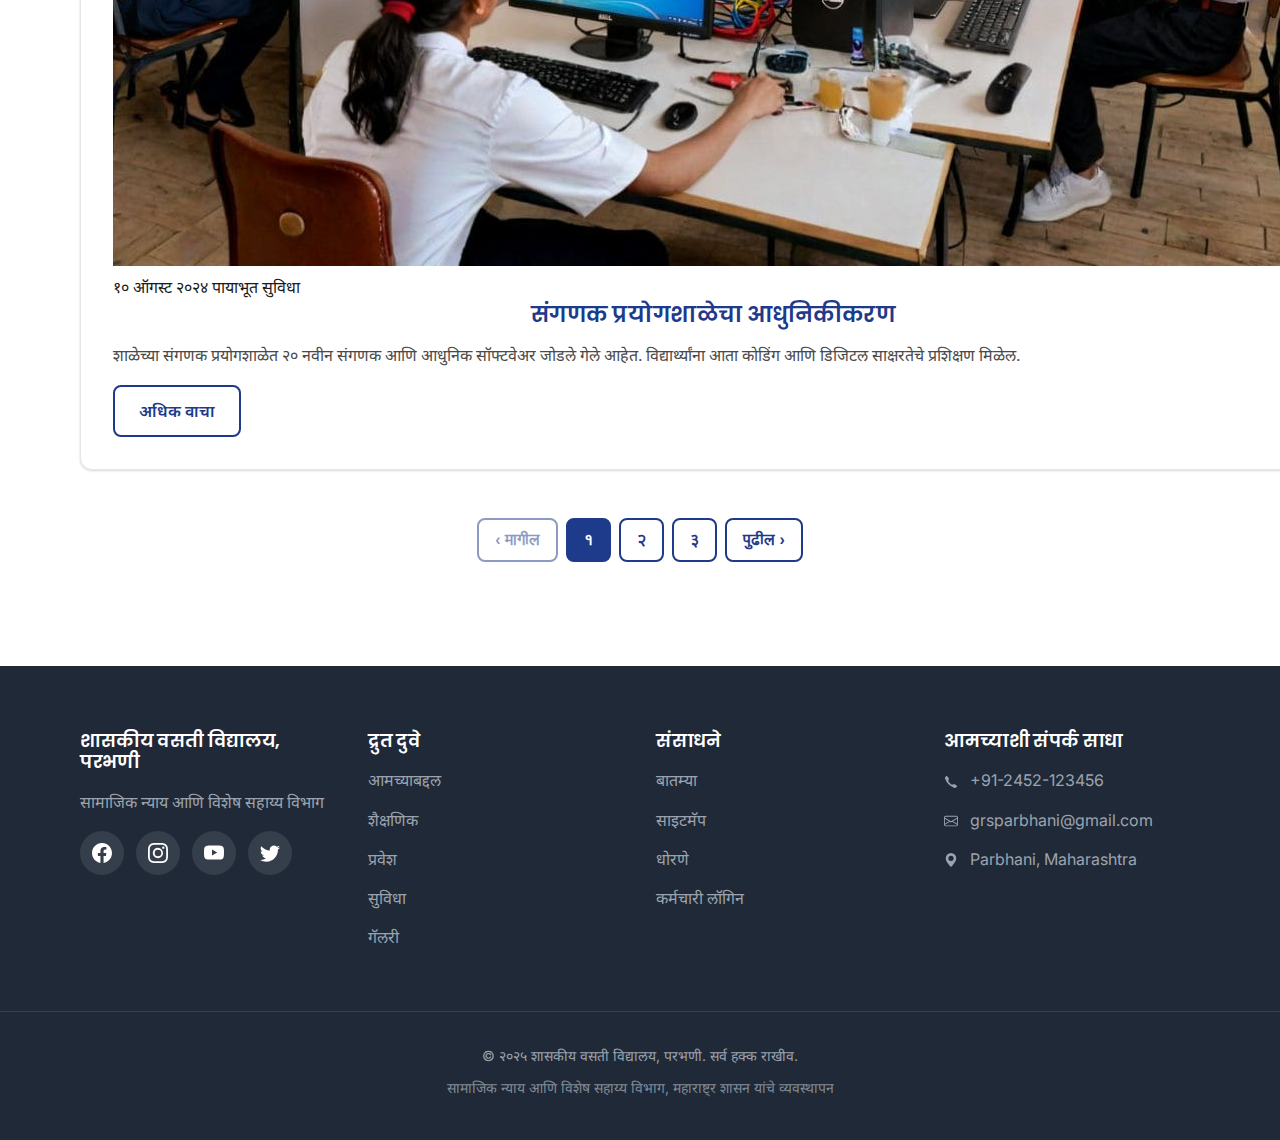
<file: news.html>
<!DOCTYPE html>
<html lang="mr">
<head>
    <meta charset="UTF-8">
    <meta name="viewport" content="width=device-width, initial-scale=1.0">
    <title data-i18n="news.title">बातम्या आणि अपडेट्स | GRS परभणी</title>
    <meta name="description" content="ग्रामीण विकास संस्थेच्या शाळा परभणी च्या ताज्या बातम्या, कार्यक्रम, यश आणि घोषणा.">
    <link rel="canonical" href="https://parbhani.samajkalyan.info/news.html">
    
    <!-- Open Graph -->
    <meta property="og:type" content="website">
    <meta property="og:title" content="बातम्या आणि अपडेट्स | GRS परभणी">
    <meta property="og:description" content="शाळेच्या ताज्या बातम्या, कार्यक्रम आणि यश.">
    <meta property="og:url" content="https://parbhani.samajkalyan.info/news.html">
    <meta property="og:image" content="https://parbhani.samajkalyan.info/images/og-news.jpg">
    
    <!-- Twitter Card -->
    <meta name="twitter:card" content="summary_large_image">
    <meta name="twitter:title" content="बातम्या आणि अपडेट्स | GRS परभणी">
    <meta name="twitter:description" content="शाळेच्या ताज्या बातम्या आणि कार्यक्रम.">
    <meta name="twitter:image" content="https://parbhani.samajkalyan.info/images/og-news.jpg">
    
    <!-- Stylesheets -->
    <link rel="preconnect" href="https://fonts.googleapis.com">
    <link rel="preconnect" href="https://fonts.gstatic.com" crossorigin>
    <link href="https://fonts.googleapis.com/css2?family=Inter:wght@300;400;500;600;700&family=Noto+Sans+Devanagari:wght@300;400;500;600;700&family=Poppins:wght@600;700&display=swap" rel="stylesheet">
    <link rel="stylesheet" href="/assets/styles/main.css">
    <link rel="stylesheet" href="/assets/styles/components.css">
    <link rel="stylesheet" href="/assets/styles/responsive.css">
</head>
<body>
    <a href="#main-content" class="skip-link" data-i18n="common.skipToContent">मुख्य सामग्रीवर जा</a>
    
    <!-- Header Placeholder -->
    <div id="site-header"></div>
    
    <!-- Breadcrumbs -->
    <div id="breadcrumbs"></div>
    
    <main id="main-content">
        <!-- Hero Section -->
        <section class="hero hero-inner">
            <div class="hero-overlay"></div>
            <div class="container hero-content">
                <h1 class="hero-title" data-i18n="news.hero.title">बातम्या आणि अपडेट्स</h1>
                <p class="hero-subtitle" data-i18n="news.hero.subtitle">आमच्या शाळेच्या ताज्या घटना आणि यश</p>
            </div>
        </section>
        
        <!-- News Grid -->
        <section class="section">
            <div class="container">
                <div class="grid grid-2">
                    <!-- News Item 1 -->
                    <article class="card">
                        <img src="/images/news/annual-results-2024.jpg" alt="२०२३-२४ निकाल" class="card-image" loading="lazy" onerror="this.style.display='none'">
                        <div class="card-content">
                            <div class="news-meta">
                                <time datetime="2024-06-15" class="news-date">१५ जून २०२४</time>
                                <span class="news-category" data-i18n="news.category.results">निकाल</span>
                            </div>
                            <h2 class="card-title">
                                <a href="/news-detail.html?slug=annual-results-2024" data-i18n="news.item1.title">२०२३-२४ निकाल घोषित - शानदार यश</a>
                            </h2>
                            <p class="card-excerpt" data-i18n="news.item1.excerpt">आमच्या शाळेने यंदा शानदार निकाल साधला आहे. एसएससी मध्ये ९८% आणि एचएससी मध्ये ९५% उत्तीर्ण झाले आहेत. २५ विद्यार्थ्यांना ९०% पेक्षा जास्त गुण मिळाले आहेत.</p>
                            <a href="/news-detail.html?slug=annual-results-2024" class="btn btn-secondary" data-i18n="news.readMore">अधिक वाचा →</a>
                        </div>
                    </article>
                    
                    <!-- News Item 2 -->
                    <article class="card">
                        <img src="/images/news/sports-championship.jpg" alt="क्रीडा चॅम्पियनशिप" class="card-image" loading="lazy" onerror="this.style.display='none'">
                        <div class="card-content">
                            <div class="news-meta">
                                <time datetime="2024-11-02" class="news-date">२ नोव्हेंबर २०२४</time>
                                <span class="news-category" data-i18n="news.category.sports">क्रीडा</span>
                            </div>
                            <h2 class="card-title">
                                <a href="/news-detail.html?slug=sports-championship" data-i18n="news.item2.title">आंतर-शालेय क्रीडा स्पर्धेत विजय</a>
                            </h2>
                            <p class="card-excerpt" data-i18n="news.item2.excerpt">परभणी जिल्ह्यातील आंतर-शालेय क्रीडा स्पर्धेत आमच्या विद्यार्थ्यांनी कबड्डी आणि क्रिकेटमध्ये पहिला क्रमांक मिळवला आहे.</p>
                            <a href="/news-detail.html?slug=sports-championship" class="btn btn-secondary" data-i18n="news.readMore">अधिक वाचा →</a>
                        </div>
                    </article>
                    
                    <!-- News Item 3 -->
                    <article class="card">
                        <img src="/images/news/science-exhibition.jpg" alt="विज्ञान प्रदर्शन" class="card-image" loading="lazy" onerror="this.style.display='none'">
                        <div class="card-content">
                            <div class="news-meta">
                                <time datetime="2024-10-20" class="news-date">२० ऑक्टोबर २०२४</time>
                                <span class="news-category" data-i18n="news.category.events">कार्यक्रम</span>
                            </div>
                            <h2 class="card-title">
                                <a href="/news-detail.html?slug=science-exhibition" data-i18n="news.item3.title">वार्षिक विज्ञान प्रदर्शन यशस्वी</a>
                            </h2>
                            <p class="card-excerpt" data-i18n="news.item3.excerpt">शाळेत आयोजित केलेल्या वार्षिक विज्ञान प्रदर्शनात विद्यार्थ्यांनी ५० हून अधिक नाविन्यपूर्ण प्रकल्प सादर केले.</p>
                            <a href="/news-detail.html?slug=science-exhibition" class="btn btn-secondary" data-i18n="news.readMore">अधिक वाचा →</a>
                        </div>
                    </article>
                    
                    <!-- News Item 4 -->
                    <article class="card">
                        <img src="/images/news/scholarship-awards.jpg" alt="शिष्यवृत्ती पुरस्कार" class="card-image" loading="lazy" onerror="this.style.display='none'">
                        <div class="card-content">
                            <div class="news-meta">
                                <time datetime="2024-09-15" class="news-date">१५ सप्टेंबर २०२४</time>
                                <span class="news-category" data-i18n="news.category.achievements">यश</span>
                            </div>
                            <h2 class="card-title">
                                <a href="/news-detail.html?slug=scholarship-awards" data-i18n="news.item4.title">३५ विद्यार्थ्यांना राज्यस्तरीय शिष्यवृत्ती</a>
                            </h2>
                            <p class="card-excerpt" data-i18n="news.item4.excerpt">आमच्या शाळेतील ३५ गरजू आणि प्रतिभावान विद्यार्थ्यांना महाराष्ट्र सरकारच्या शिष्यवृत्ती योजनेअंतर्गत शिष्यवृत्ती मंजूर झाली आहे.</p>
                            <a href="/news-detail.html?slug=scholarship-awards" class="btn btn-secondary" data-i18n="news.readMore">अधिक वाचा →</a>
                        </div>
                    </article>
                    
                    <!-- News Item 5 -->
                    <article class="card">
                        <img src="/images/news/computer-lab-upgrade.jpg" alt="संगणक प्रयोगशाळा" class="card-image" loading="lazy" onerror="this.style.display='none'">
                        <div class="card-content">
                            <div class="news-meta">
                                <time datetime="2024-08-10" class="news-date">१० ऑगस्ट २०२४</time>
                                <span class="news-category" data-i18n="news.category.infrastructure">पायाभूत सुविधा</span>
                            </div>
                            <h2 class="card-title">
                                <a href="/news-detail.html?slug=computer-lab-upgrade" data-i18n="news.item5.title">संगणक प्रयोगशाळेचा आधुनिकीकरण</a>
                            </h2>
                            <p class="card-excerpt" data-i18n="news.item5.excerpt">शाळेच्या संगणक प्रयोगशाळेत २० नवीन संगणक आणि आधुनिक सॉफ्टवेअर जोडले गेले आहेत. विद्यार्थ्यांना आता कोडिंग आणि डिजिटल साक्षरतेचे प्रशिक्षण मिळेल.</p>
                            <a href="/news-detail.html?slug=computer-lab-upgrade" class="btn btn-secondary" data-i18n="news.readMore">अधिक वाचा →</a>
                        </div>
                    </article>
                    
                    <!-- News Item 6 -->
                    <article class="card">
                        <img src="/images/news/teachers-training.jpg" alt="शिक्षक प्रशिक्षण" class="card-image" loading="lazy" onerror="this.style.display='none'">
                        <div class="card-content">
                            <div class="news-meta">
                                <time datetime="2024-07-05" class="news-date">५ जुलै २०२४</time>
                                <span class="news-category" data-i18n="news.category.training">प्रशिक्षण</span>
                            </div>
                            <h2 class="card-title">
                                <a href="/news-detail.html?slug=teachers-training" data-i18n="news.item6.title">शिक्षकांसाठी आधुनिक शिक्षण पद्धती प्रशिक्षण</a>
                            </h2>
                            <p class="card-excerpt" data-i18n="news.item6.excerpt">शाळेच्या सर्व शिक्षकांनी आधुनिक शिक्षण तंत्रज्ञान आणि डिजिटल शिक्षणाचे एक आठवडीचे गहन प्रशिक्षण पूर्ण केले आहे.</p>
                            <a href="/news-detail.html?slug=teachers-training" class="btn btn-secondary" data-i18n="news.readMore">अधिक वाचा →</a>
                        </div>
                    </article>
                </div>
                
                <!-- Pagination (for future implementation) -->
                <nav aria-label="News pagination" class="pagination" style="margin-top: 3rem; display: flex; justify-content: center; gap: 0.5rem;">
                    <button class="btn btn-secondary" disabled aria-label="Previous page">‹ मागील</button>
                    <button class="btn btn-primary" aria-current="page">१</button>
                    <button class="btn btn-secondary">२</button>
                    <button class="btn btn-secondary">३</button>
                    <button class="btn btn-secondary" aria-label="Next page">पुढील ›</button>
                </nav>
            </div>
        </section>
    </main>
    
    <!-- Footer Placeholder -->
    <div id="site-footer"></div>
    
    <!-- Scripts -->
    <script src="/js/config.js"></script>
    <script src="/js/translations.js"></script>
    <script src="/js/components.js"></script>
    <script src="/js/script.js"></script>
    <script src="/js/forms.js"></script>
    <script src="/js/whatsapp.js"></script>
    <script src="/js/animations.js"></script>
</body>
</html>
</file>
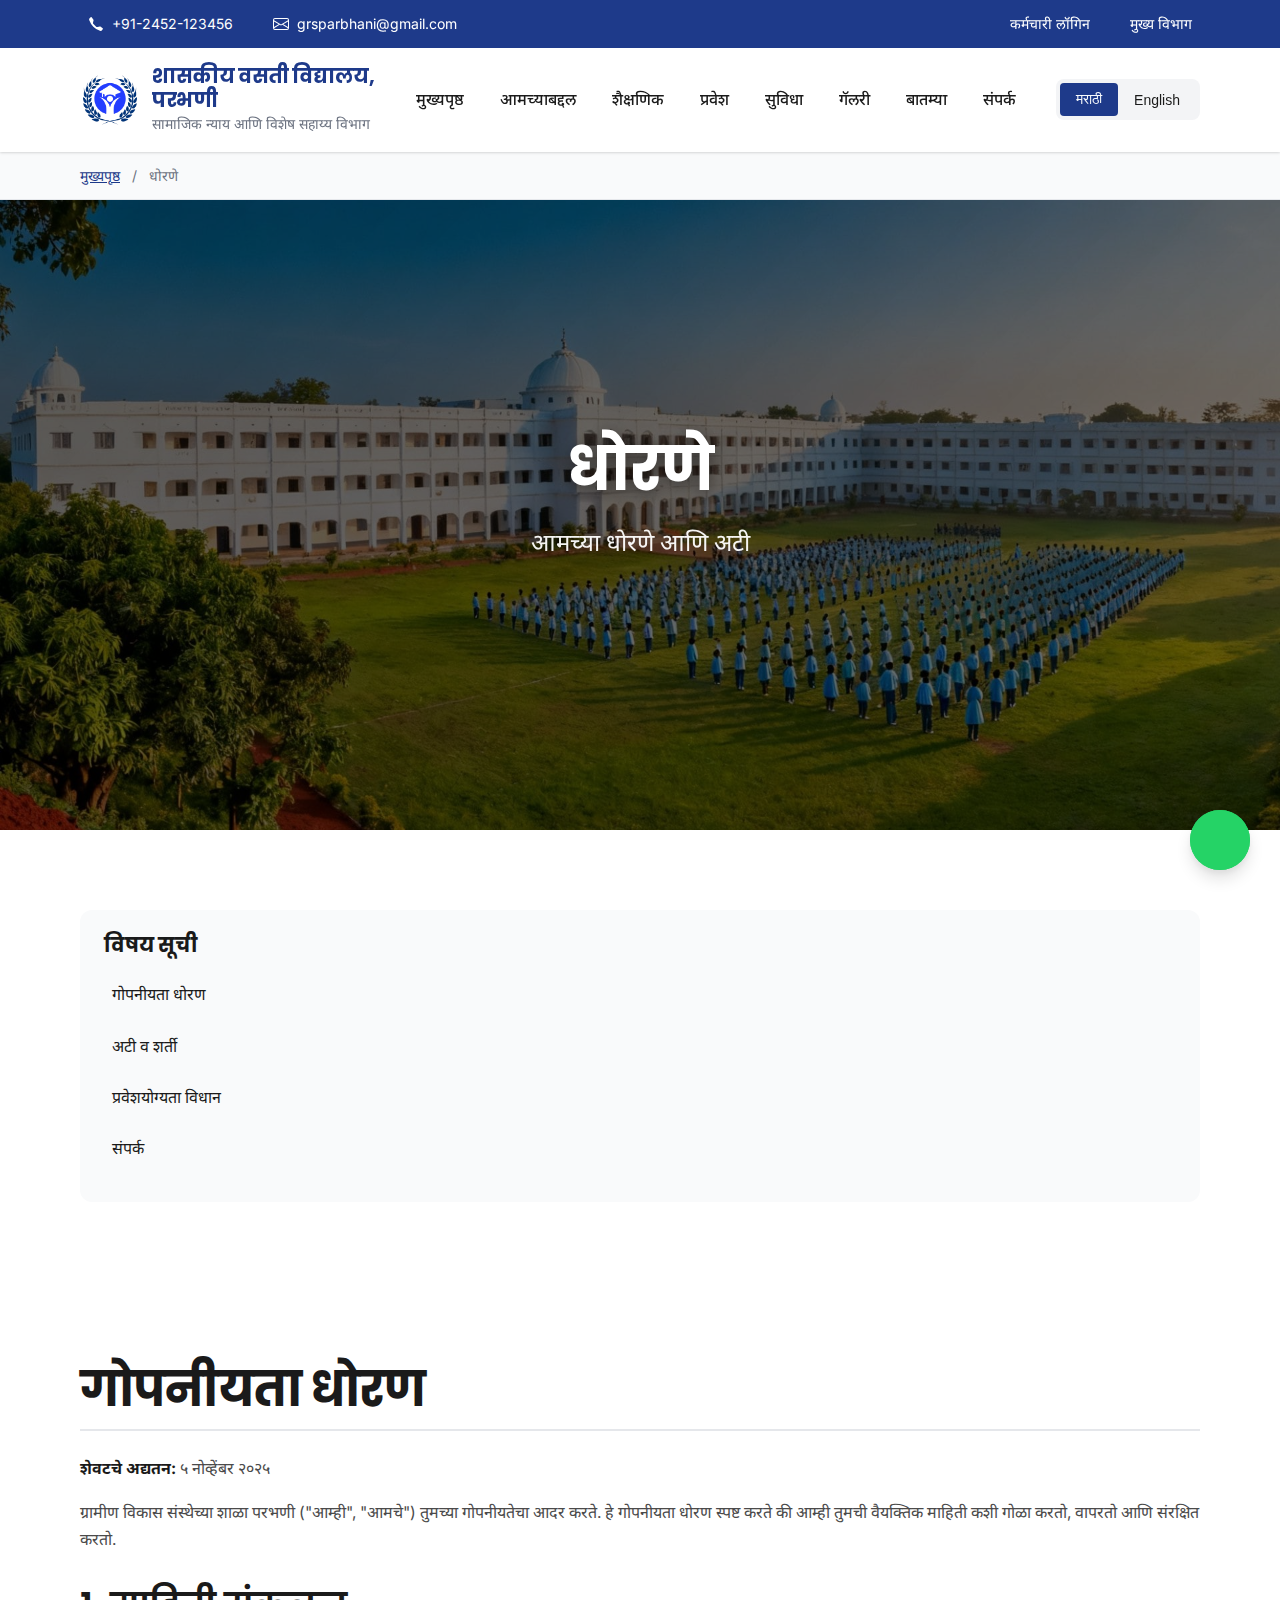
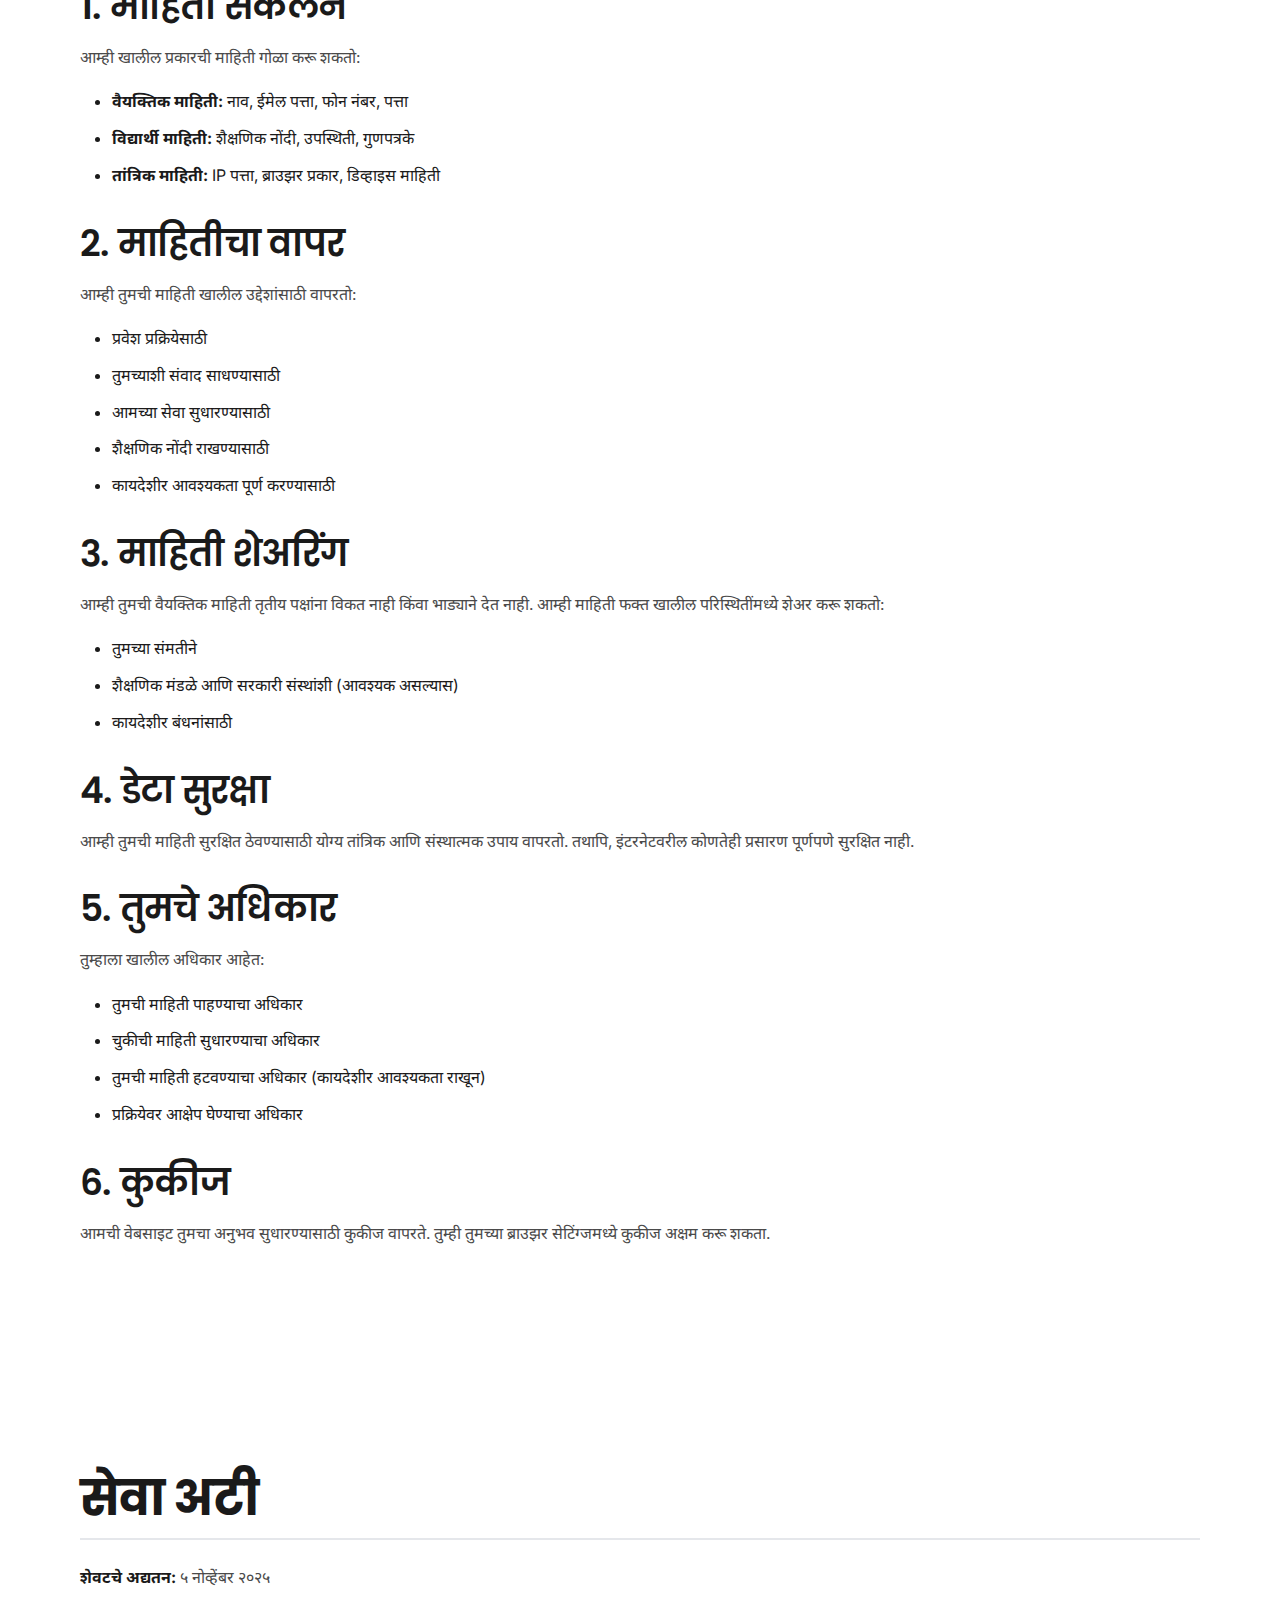
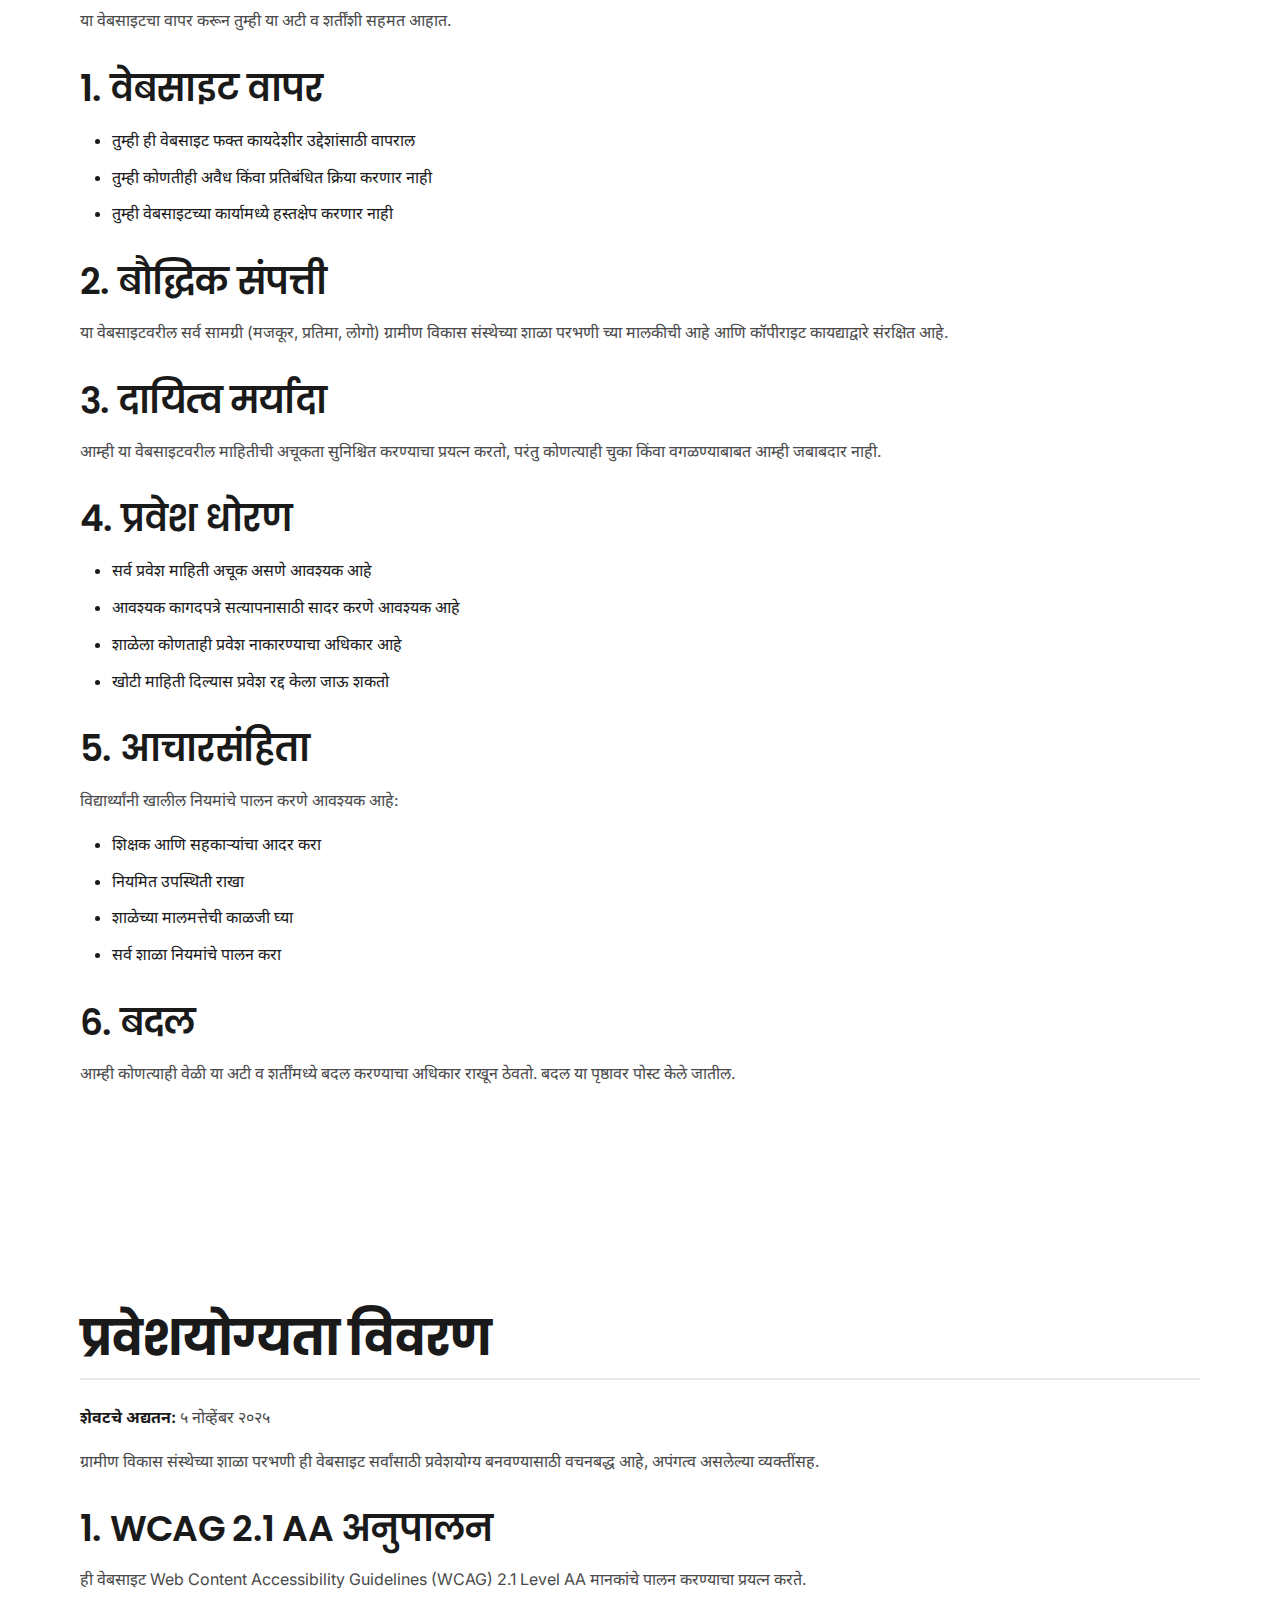
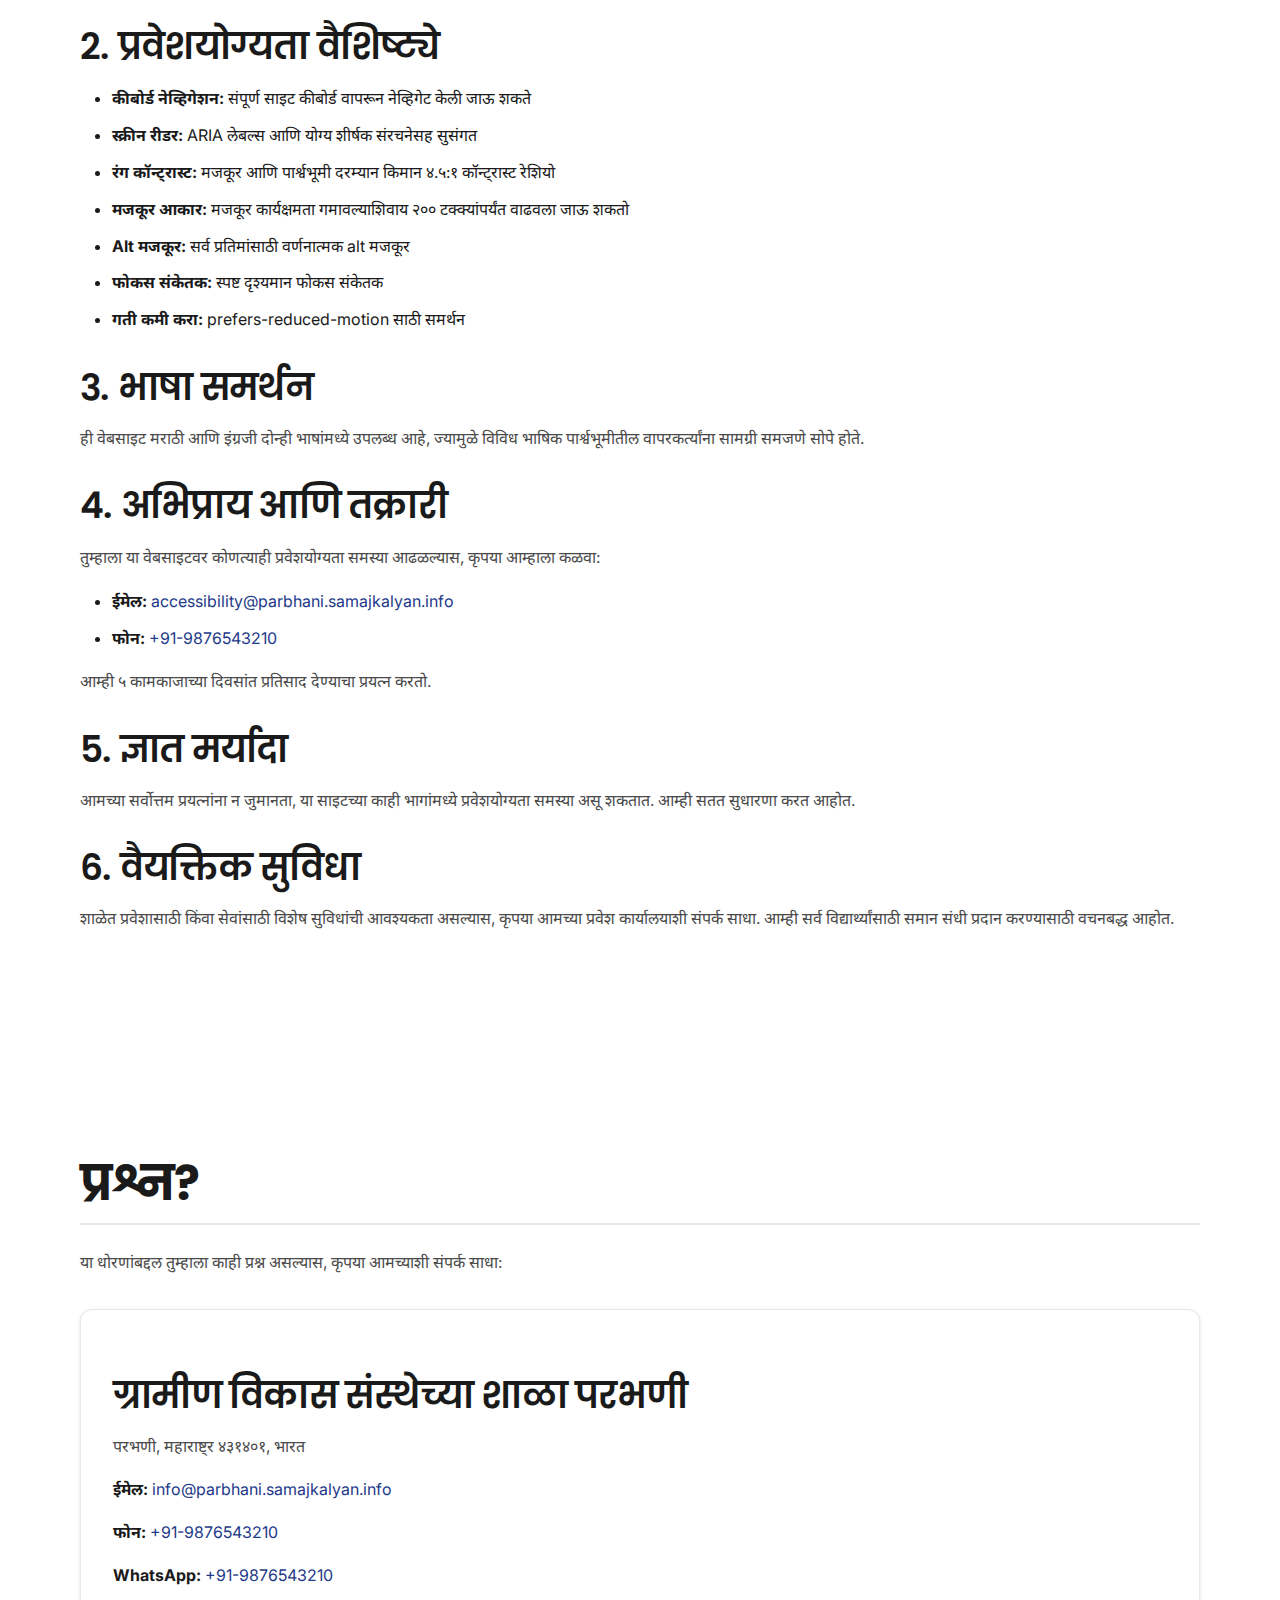
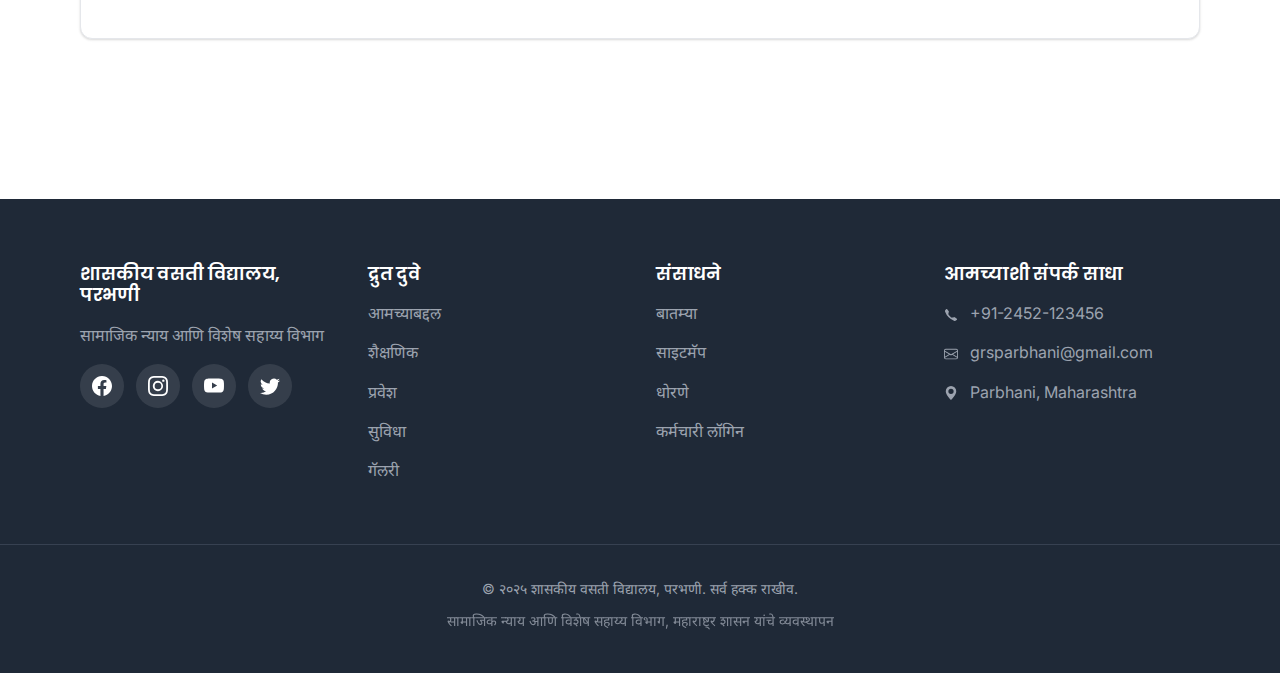
<file: policies.html>
<!DOCTYPE html>
<html lang="mr">
<head>
    <meta charset="UTF-8">
    <meta name="viewport" content="width=device-width, initial-scale=1.0">
    <title data-i18n="policies.title">धोरणे | GRS परभणी</title>
    <meta name="description" content="ग्रामीण विकास संस्थेच्या शाळा परभणी च्या गोपनीयता धोरण, अटी व शर्ती आणि प्रवेशयोग्यता विधान.">
    <link rel="canonical" href="https://parbhani.samajkalyan.info/policies.html">
    
    <!-- Open Graph -->
    <meta property="og:type" content="website">
    <meta property="og:title" content="धोरणे | GRS परभणी">
    <meta property="og:description" content="गोपनीयता धोरण, अटी व शर्ती आणि प्रवेशयोग्यता विधान.">
    <meta property="og:url" content="https://parbhani.samajkalyan.info/policies.html">
    
    <!-- Stylesheets -->
    <link rel="preconnect" href="https://fonts.googleapis.com">
    <link rel="preconnect" href="https://fonts.gstatic.com" crossorigin>
    <link href="https://fonts.googleapis.com/css2?family=Inter:wght@300;400;500;600;700&family=Noto+Sans+Devanagari:wght@300;400;500;600;700&family=Poppins:wght@600;700&display=swap" rel="stylesheet">
    <link rel="stylesheet" href="/assets/styles/main.css">
    <link rel="stylesheet" href="/assets/styles/components.css">
    <link rel="stylesheet" href="/assets/styles/responsive.css">
    <link rel="stylesheet" href="/assets/styles/enhancements.css">
    
    <style>
        .toc {
            background: var(--bg-secondary);
            padding: 1.5rem;
            border-radius: 12px;
            margin-bottom: 2rem;
            position: sticky;
            top: 100px;
        }
        
        .toc h2 {
            font-size: 1.25rem;
            margin-bottom: 1rem;
        }
        
        .toc ul {
            list-style: none;
            padding: 0;
        }
        
        .toc li {
            margin-bottom: 0.5rem;
        }
        
        .toc a {
            color: var(--text-primary);
            text-decoration: none;
            display: block;
            padding: 0.5rem;
            border-radius: 6px;
            transition: background 0.2s ease;
        }
        
        .toc a:hover,
        .toc a:focus {
            background: var(--primary-light);
            color: var(--primary);
        }
        
        .policy-section {
            scroll-margin-top: 120px;
        }
        
        .policy-content {
            line-height: 1.8;
        }
        
        .policy-content h2 {
            margin-top: 3rem;
            margin-bottom: 1.5rem;
            padding-bottom: 0.75rem;
            border-bottom: 2px solid var(--border);
        }
        
        .policy-content h3 {
            margin-top: 2rem;
            margin-bottom: 1rem;
        }
        
        .policy-content ul, .policy-content ol {
            margin: 1rem 0;
            padding-left: 2rem;
        }
        
        .policy-content li {
            margin-bottom: 0.5rem;
        }
    </style>
</head>
<body>
    <a href="#main-content" class="skip-link" data-i18n="common.skipToContent">मुख्य सामग्रीवर जा</a>
    
    <!-- Header Placeholder -->
    <div id="site-header"></div>
    
    <!-- Breadcrumbs -->
    <div id="breadcrumbs"></div>
    
    <main id="main-content">
        <!-- Hero Section -->
        <section class="hero hero-inner">
            <div class="hero-overlay"></div>
            <div class="container hero-content">
                <h1 class="hero-title" data-i18n="policies.hero.title">धोरणे</h1>
                <p class="hero-subtitle" data-i18n="policies.hero.subtitle">आमच्या धोरणे आणि अटी</p>
            </div>
        </section>
        
        <!-- Policies Content -->
        <section class="section">
            <div class="container">
                <div class="content-grid">
                    <!-- Table of Contents -->
                    <aside class="toc">
                        <h2 data-i18n="policies.toc.title">विषय सूची</h2>
                        <ul>
                            <li><a href="#privacy" data-i18n="policies.toc.privacy">गोपनीयता धोरण</a></li>
                            <li><a href="#terms" data-i18n="policies.toc.terms">अटी व शर्ती</a></li>
                            <li><a href="#accessibility" data-i18n="policies.toc.accessibility">प्रवेशयोग्यता विधान</a></li>
                            <li><a href="#contact" data-i18n="policies.toc.contact">संपर्क</a></li>
                        </ul>
                    </aside>
                    
                    <!-- Policy Content -->
                    <div class="policy-content">
                        <!-- Privacy Policy -->
                        <section id="privacy" class="policy-section">
                            <h2 data-i18n="policies.privacy.title">गोपनीयता धोरण</h2>
                            <p data-i18n="policies.privacy.updated"><strong>शेवटचे अद्यतन:</strong> ५ नोव्हेंबर २०२५</p>
                            
                            <p data-i18n="policies.privacy.intro">ग्रामीण विकास संस्थेच्या शाळा परभणी ("आम्ही", "आमचे") तुमच्या गोपनीयतेचा आदर करते. हे गोपनीयता धोरण स्पष्ट करते की आम्ही तुमची वैयक्तिक माहिती कशी गोळा करतो, वापरतो आणि संरक्षित करतो.</p>
                            
                            <h3 data-i18n="policies.privacy.collection.title">१. माहिती संकलन</h3>
                            <p data-i18n="policies.privacy.collection.intro">आम्ही खालील प्रकारची माहिती गोळा करू शकतो:</p>
                            <ul>
                                <li data-i18n="policies.privacy.collection.personal"><strong>वैयक्तिक माहिती:</strong> नाव, ईमेल पत्ता, फोन नंबर, पत्ता</li>
                                <li data-i18n="policies.privacy.collection.student"><strong>विद्यार्थी माहिती:</strong> शैक्षणिक नोंदी, उपस्थिती, गुणपत्रके</li>
                                <li data-i18n="policies.privacy.collection.technical"><strong>तांत्रिक माहिती:</strong> IP पत्ता, ब्राउझर प्रकार, डिव्हाइस माहिती</li>
                            </ul>
                            
                            <h3 data-i18n="policies.privacy.usage.title">२. माहितीचा वापर</h3>
                            <p data-i18n="policies.privacy.usage.intro">आम्ही तुमची माहिती खालील उद्देशांसाठी वापरतो:</p>
                            <ul>
                                <li data-i18n="policies.privacy.usage.admission">प्रवेश प्रक्रियेसाठी</li>
                                <li data-i18n="policies.privacy.usage.communication">तुमच्याशी संवाद साधण्यासाठी</li>
                                <li data-i18n="policies.privacy.usage.improvement">आमच्या सेवा सुधारण्यासाठी</li>
                                <li data-i18n="policies.privacy.usage.records">शैक्षणिक नोंदी राखण्यासाठी</li>
                                <li data-i18n="policies.privacy.usage.legal">कायदेशीर आवश्यकता पूर्ण करण्यासाठी</li>
                            </ul>
                            
                            <h3 data-i18n="policies.privacy.sharing.title">३. माहिती शेअरिंग</h3>
                            <p data-i18n="policies.privacy.sharing.content">आम्ही तुमची वैयक्तिक माहिती तृतीय पक्षांना विकत नाही किंवा भाड्याने देत नाही. आम्ही माहिती फक्त खालील परिस्थितींमध्ये शेअर करू शकतो:</p>
                            <ul>
                                <li data-i18n="policies.privacy.sharing.consent">तुमच्या संमतीने</li>
                                <li data-i18n="policies.privacy.sharing.education">शैक्षणिक मंडळे आणि सरकारी संस्थांशी (आवश्यक असल्यास)</li>
                                <li data-i18n="policies.privacy.sharing.legal">कायदेशीर बंधनांसाठी</li>
                            </ul>
                            
                            <h3 data-i18n="policies.privacy.security.title">४. डेटा सुरक्षा</h3>
                            <p data-i18n="policies.privacy.security.content">आम्ही तुमची माहिती सुरक्षित ठेवण्यासाठी योग्य तांत्रिक आणि संस्थात्मक उपाय वापरतो. तथापि, इंटरनेटवरील कोणतेही प्रसारण पूर्णपणे सुरक्षित नाही.</p>
                            
                            <h3 data-i18n="policies.privacy.rights.title">५. तुमचे अधिकार</h3>
                            <p data-i18n="policies.privacy.rights.intro">तुम्हाला खालील अधिकार आहेत:</p>
                            <ul>
                                <li data-i18n="policies.privacy.rights.access">तुमची माहिती पाहण्याचा अधिकार</li>
                                <li data-i18n="policies.privacy.rights.correct">चुकीची माहिती सुधारण्याचा अधिकार</li>
                                <li data-i18n="policies.privacy.rights.delete">तुमची माहिती हटवण्याचा अधिकार (कायदेशीर आवश्यकता राखून)</li>
                                <li data-i18n="policies.privacy.rights.object">प्रक्रियेवर आक्षेप घेण्याचा अधिकार</li>
                            </ul>
                            
                            <h3 data-i18n="policies.privacy.cookies.title">६. कुकीज</h3>
                            <p data-i18n="policies.privacy.cookies.content">आमची वेबसाइट तुमचा अनुभव सुधारण्यासाठी कुकीज वापरते. तुम्ही तुमच्या ब्राउझर सेटिंग्जमध्ये कुकीज अक्षम करू शकता.</p>
                        </section>
                        
                        <!-- Terms and Conditions -->
                        <section id="terms" class="policy-section">
                            <h2 data-i18n="policies.terms.title">अटी व शर्ती</h2>
                            <p data-i18n="policies.terms.updated"><strong>शेवटचे अद्यतन:</strong> ५ नोव्हेंबर २०२५</p>
                            
                            <p data-i18n="policies.terms.intro">या वेबसाइटचा वापर करून तुम्ही या अटी व शर्तींशी सहमत आहात.</p>
                            
                            <h3 data-i18n="policies.terms.use.title">१. वेबसाइट वापर</h3>
                            <ul>
                                <li data-i18n="policies.terms.use.lawful">तुम्ही ही वेबसाइट फक्त कायदेशीर उद्देशांसाठी वापराल</li>
                                <li data-i18n="policies.terms.use.prohibited">तुम्ही कोणतीही अवैध किंवा प्रतिबंधित क्रिया करणार नाही</li>
                                <li data-i18n="policies.terms.use.interfere">तुम्ही वेबसाइटच्या कार्यामध्ये हस्तक्षेप करणार नाही</li>
                            </ul>
                            
                            <h3 data-i18n="policies.terms.intellectual.title">२. बौद्धिक संपत्ती</h3>
                            <p data-i18n="policies.terms.intellectual.content">या वेबसाइटवरील सर्व सामग्री (मजकूर, प्रतिमा, लोगो) ग्रामीण विकास संस्थेच्या शाळा परभणी च्या मालकीची आहे आणि कॉपीराइट कायद्याद्वारे संरक्षित आहे.</p>
                            
                            <h3 data-i18n="policies.terms.liability.title">३. दायित्व मर्यादा</h3>
                            <p data-i18n="policies.terms.liability.content">आम्ही या वेबसाइटवरील माहितीची अचूकता सुनिश्चित करण्याचा प्रयत्न करतो, परंतु कोणत्याही चुका किंवा वगळण्याबाबत आम्ही जबाबदार नाही.</p>
                            
                            <h3 data-i18n="policies.terms.admission.title">४. प्रवेश धोरण</h3>
                            <ul>
                                <li data-i18n="policies.terms.admission.accurate">सर्व प्रवेश माहिती अचूक असणे आवश्यक आहे</li>
                                <li data-i18n="policies.terms.admission.documents">आवश्यक कागदपत्रे सत्यापनासाठी सादर करणे आवश्यक आहे</li>
                                <li data-i18n="policies.terms.admission.reserve">शाळेला कोणताही प्रवेश नाकारण्याचा अधिकार आहे</li>
                                <li data-i18n="policies.terms.admission.false">खोटी माहिती दिल्यास प्रवेश रद्द केला जाऊ शकतो</li>
                            </ul>
                            
                            <h3 data-i18n="policies.terms.conduct.title">५. आचारसंहिता</h3>
                            <p data-i18n="policies.terms.conduct.intro">विद्यार्थ्यांनी खालील नियमांचे पालन करणे आवश्यक आहे:</p>
                            <ul>
                                <li data-i18n="policies.terms.conduct.respect">शिक्षक आणि सहकाऱ्यांचा आदर करा</li>
                                <li data-i18n="policies.terms.conduct.attendance">नियमित उपस्थिती राखा</li>
                                <li data-i18n="policies.terms.conduct.property">शाळेच्या मालमत्तेची काळजी घ्या</li>
                                <li data-i18n="policies.terms.conduct.rules">सर्व शाळा नियमांचे पालन करा</li>
                            </ul>
                            
                            <h3 data-i18n="policies.terms.changes.title">६. बदल</h3>
                            <p data-i18n="policies.terms.changes.content">आम्ही कोणत्याही वेळी या अटी व शर्तींमध्ये बदल करण्याचा अधिकार राखून ठेवतो. बदल या पृष्ठावर पोस्ट केले जातील.</p>
                        </section>
                        
                        <!-- Accessibility Statement -->
                        <section id="accessibility" class="policy-section">
                            <h2 data-i18n="policies.accessibility.title">प्रवेशयोग्यता विधान</h2>
                            <p data-i18n="policies.accessibility.updated"><strong>शेवटचे अद्यतन:</strong> ५ नोव्हेंबर २०२५</p>
                            
                            <p data-i18n="policies.accessibility.intro">ग्रामीण विकास संस्थेच्या शाळा परभणी ही वेबसाइट सर्वांसाठी प्रवेशयोग्य बनवण्यासाठी वचनबद्ध आहे, अपंगत्व असलेल्या व्यक्तींसह.</p>
                            
                            <h3 data-i18n="policies.accessibility.compliance.title">१. WCAG 2.1 AA अनुपालन</h3>
                            <p data-i18n="policies.accessibility.compliance.content">ही वेबसाइट Web Content Accessibility Guidelines (WCAG) 2.1 Level AA मानकांचे पालन करण्याचा प्रयत्न करते.</p>
                            
                            <h3 data-i18n="policies.accessibility.features.title">२. प्रवेशयोग्यता वैशिष्ट्ये</h3>
                            <ul>
                                <li data-i18n="policies.accessibility.features.keyboard"><strong>कीबोर्ड नेव्हिगेशन:</strong> संपूर्ण साइट कीबोर्ड वापरून नेव्हिगेट केली जाऊ शकते</li>
                                <li data-i18n="policies.accessibility.features.screen"><strong>स्क्रीन रीडर:</strong> ARIA लेबल्स आणि योग्य शीर्षक संरचनेसह सुसंगत</li>
                                <li data-i18n="policies.accessibility.features.contrast"><strong>रंग कॉन्ट्रास्ट:</strong> मजकूर आणि पार्श्वभूमी दरम्यान किमान ४.५:१ कॉन्ट्रास्ट रेशियो</li>
                                <li data-i18n="policies.accessibility.features.text"><strong>मजकूर आकार:</strong> मजकूर कार्यक्षमता गमावल्याशिवाय २०० टक्क्यांपर्यंत वाढवला जाऊ शकतो</li>
                                <li data-i18n="policies.accessibility.features.alt"><strong>Alt मजकूर:</strong> सर्व प्रतिमांसाठी वर्णनात्मक alt मजकूर</li>
                                <li data-i18n="policies.accessibility.features.focus"><strong>फोकस संकेतक:</strong> स्पष्ट दृश्यमान फोकस संकेतक</li>
                                <li data-i18n="policies.accessibility.features.motion"><strong>गती कमी करा:</strong> prefers-reduced-motion साठी समर्थन</li>
                            </ul>
                            
                            <h3 data-i18n="policies.accessibility.languages.title">३. भाषा समर्थन</h3>
                            <p data-i18n="policies.accessibility.languages.content">ही वेबसाइट मराठी आणि इंग्रजी दोन्ही भाषांमध्ये उपलब्ध आहे, ज्यामुळे विविध भाषिक पार्श्वभूमीतील वापरकर्त्यांना सामग्री समजणे सोपे होते.</p>
                            
                            <h3 data-i18n="policies.accessibility.feedback.title">४. अभिप्राय आणि तक्रारी</h3>
                            <p data-i18n="policies.accessibility.feedback.intro">तुम्हाला या वेबसाइटवर कोणत्याही प्रवेशयोग्यता समस्या आढळल्यास, कृपया आम्हाला कळवा:</p>
                            <ul>
                                <li data-i18n="policies.accessibility.feedback.email"><strong>ईमेल:</strong> <a href="mailto:accessibility@parbhani.samajkalyan.info">accessibility@parbhani.samajkalyan.info</a></li>
                                <li data-i18n="policies.accessibility.feedback.phone"><strong>फोन:</strong> <a href="tel:+919876543210">+91-9876543210</a></li>
                            </ul>
                            <p data-i18n="policies.accessibility.feedback.response">आम्ही ५ कामकाजाच्या दिवसांत प्रतिसाद देण्याचा प्रयत्न करतो.</p>
                            
                            <h3 data-i18n="policies.accessibility.limitations.title">५. ज्ञात मर्यादा</h3>
                            <p data-i18n="policies.accessibility.limitations.content">आमच्या सर्वोत्तम प्रयत्नांना न जुमानता, या साइटच्या काही भागांमध्ये प्रवेशयोग्यता समस्या असू शकतात. आम्ही सतत सुधारणा करत आहोत.</p>
                            
                            <h3 data-i18n="policies.accessibility.accommodations.title">६. वैयक्तिक सुविधा</h3>
                            <p data-i18n="policies.accessibility.accommodations.content">शाळेत प्रवेशासाठी किंवा सेवांसाठी विशेष सुविधांची आवश्यकता असल्यास, कृपया आमच्या प्रवेश कार्यालयाशी संपर्क साधा. आम्ही सर्व विद्यार्थ्यांसाठी समान संधी प्रदान करण्यासाठी वचनबद्ध आहोत.</p>
                        </section>
                        
                        <!-- Contact Section -->
                        <section id="contact" class="policy-section">
                            <h2 data-i18n="policies.contact.title">प्रश्न?</h2>
                            <p data-i18n="policies.contact.intro">या धोरणांबद्दल तुम्हाला काही प्रश्न असल्यास, कृपया आमच्याशी संपर्क साधा:</p>
                            
                            <div class="card" style="margin-top: 2rem; padding: 2rem;">
                                <h3 data-i18n="policies.contact.school">ग्रामीण विकास संस्थेच्या शाळा परभणी</h3>
                                <address style="font-style: normal; line-height: 1.8; margin-top: 1rem;">
                                    <p data-i18n="policies.contact.address">परभणी, महाराष्ट्र ४३१४०१, भारत</p>
                                    <p><strong data-i18n="policies.contact.emailLabel">ईमेल:</strong> <a href="mailto:info@parbhani.samajkalyan.info">info@parbhani.samajkalyan.info</a></p>
                                    <p><strong data-i18n="policies.contact.phoneLabel">फोन:</strong> <a href="tel:+919876543210">+91-9876543210</a></p>
                                    <p><strong data-i18n="policies.contact.whatsapp">WhatsApp:</strong> <a href="https://wa.me/919876543210" target="_blank" rel="noopener">+91-9876543210</a></p>
                                </address>
                            </div>
                        </section>
                    </div>
                </div>
            </div>
        </section>
    </main>
    
    <!-- Footer Placeholder -->
    <div id="site-footer"></div>
    
    <!-- Scripts -->
    <script src="/js/config.js"></script>
    <script src="/js/translations.js"></script>
    <script src="/js/components.js"></script>
    <script src="/js/script.js"></script>
    <script src="/js/forms.js"></script>
    <script src="/js/whatsapp.js"></script>
    <script src="/js/animations.js"></script>
</body>
</html>
</file>
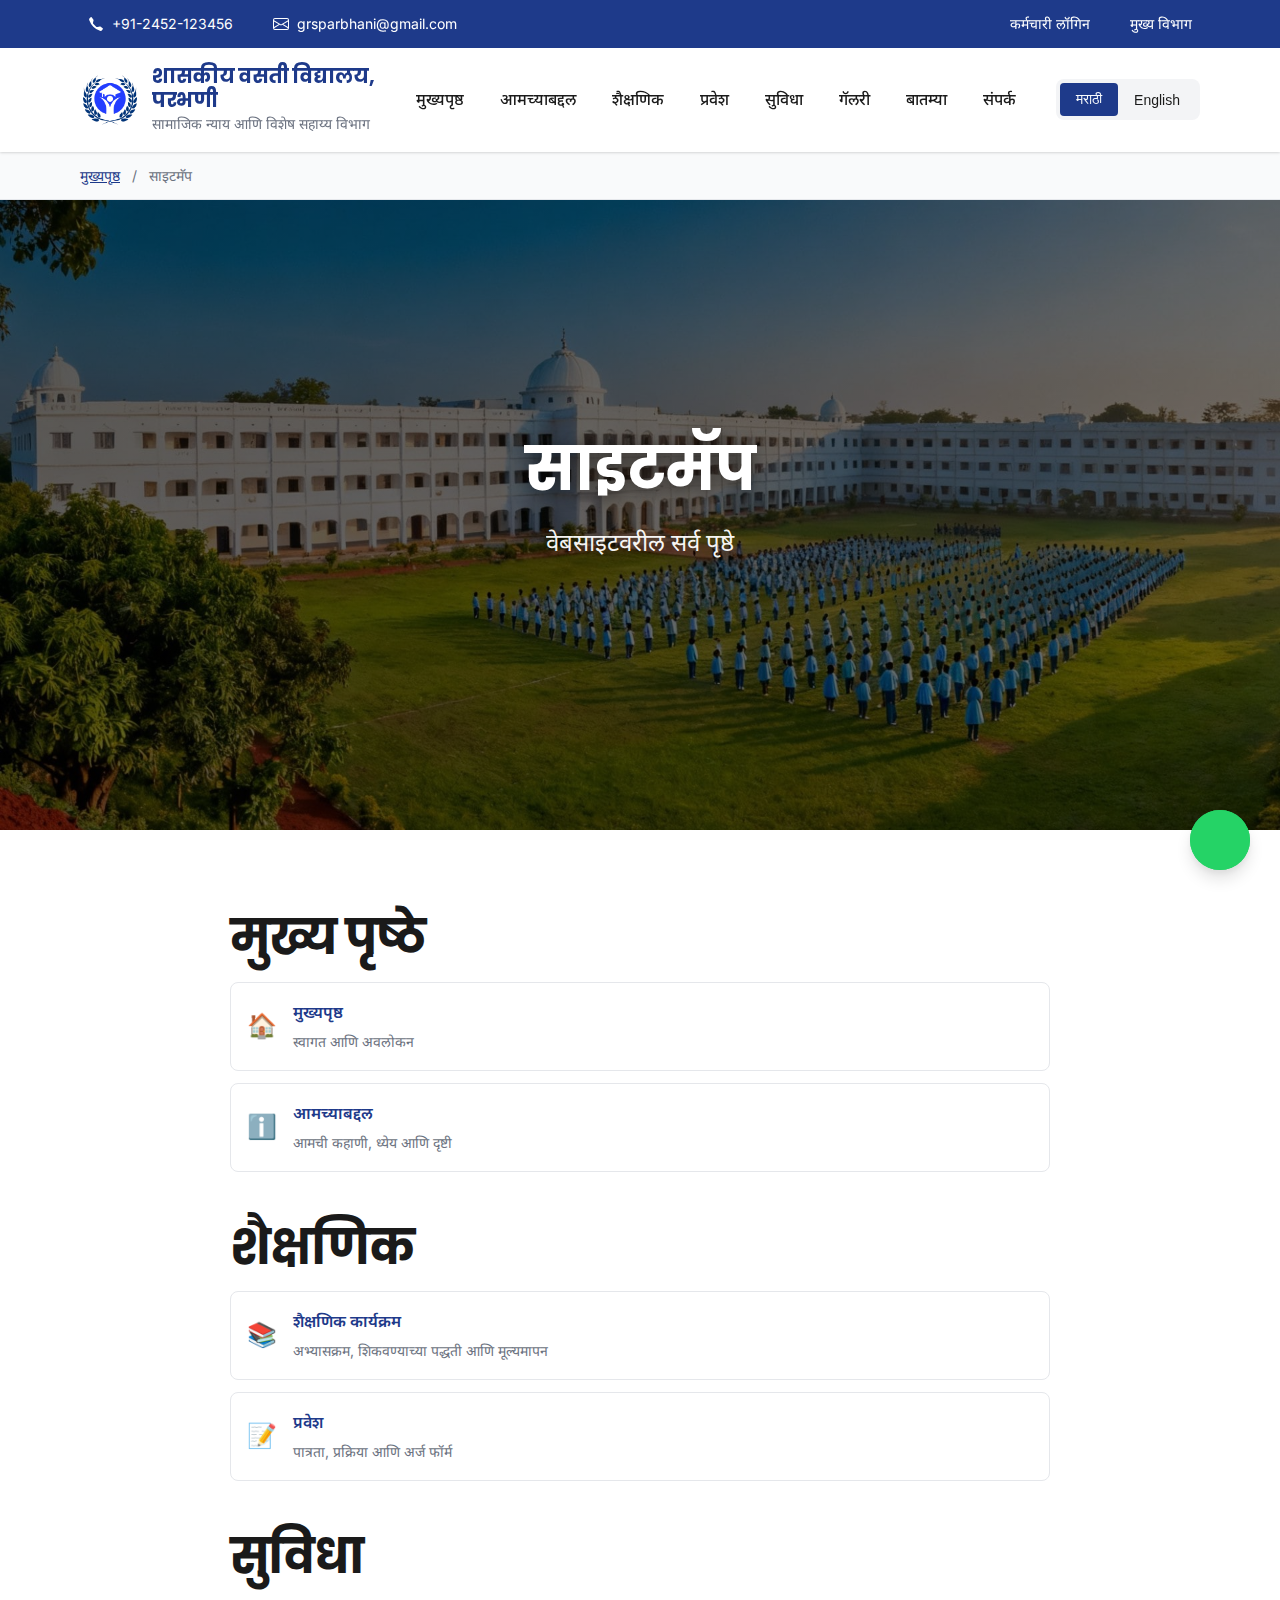
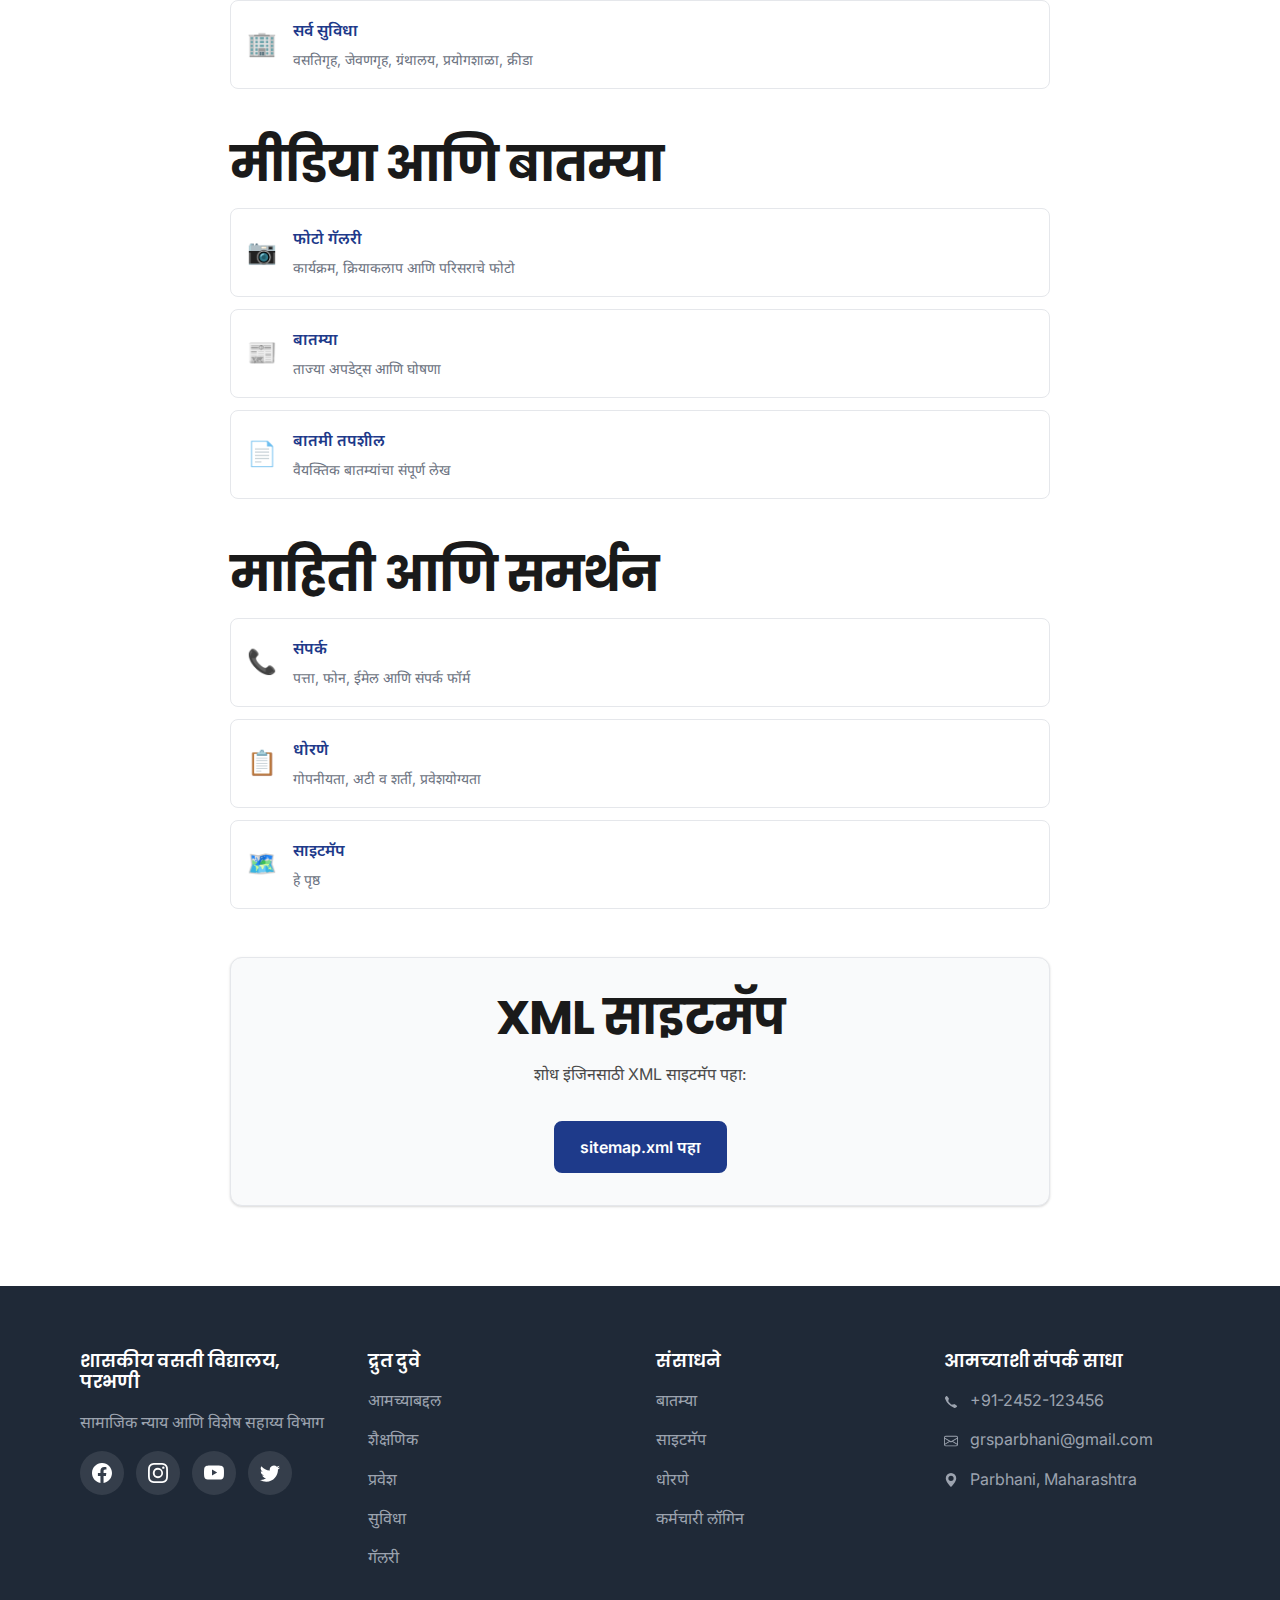
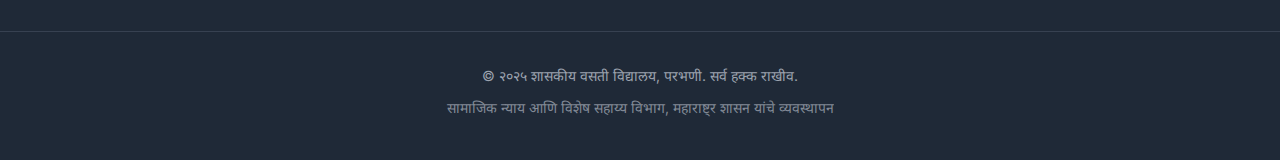
<file: sitemap.html>
<!DOCTYPE html>
<html lang="mr">
<head>
    <meta charset="UTF-8">
    <meta name="viewport" content="width=device-width, initial-scale=1.0">
    <title data-i18n="sitemap.title">साइटमॅप | GRS परभणी</title>
    <meta name="description" content="ग्रामीण विकास संस्थेच्या शाळा परभणी वेबसाइट साइटमॅप - सर्व पृष्ठांची सूची.">
    <link rel="canonical" href="https://parbhani.samajkalyan.info/sitemap.html">
    
    <!-- Open Graph -->
    <meta property="og:type" content="website">
    <meta property="og:title" content="साइटमॅप | GRS परभणी">
    <meta property="og:description" content="वेबसाइटवरील सर्व पृष्ठांची सूची.">
    <meta property="og:url" content="https://parbhani.samajkalyan.info/sitemap.html">
    
    <!-- Stylesheets -->
    <link rel="preconnect" href="https://fonts.googleapis.com">
    <link rel="preconnect" href="https://fonts.gstatic.com" crossorigin>
    <link href="https://fonts.googleapis.com/css2?family=Inter:wght@300;400;500;600;700&family=Noto+Sans+Devanagari:wght@300;400;500;600;700&family=Poppins:wght@600;700&display=swap" rel="stylesheet">
    <link rel="stylesheet" href="/assets/styles/main.css">
    <link rel="stylesheet" href="/assets/styles/components.css">
    <link rel="stylesheet" href="/assets/styles/responsive.css">
    <link rel="stylesheet" href="/assets/styles/enhancements.css">
    
    <style>
        .sitemap-section {
            margin-bottom: 3rem;
        }
        
        .sitemap-list {
            list-style: none;
            padding: 0;
        }
        
        .sitemap-list li {
            margin-bottom: 0.75rem;
        }
        
        .sitemap-list a {
            display: flex;
            align-items: center;
            padding: 1rem;
            background: white;
            border: 1px solid var(--border);
            border-radius: 8px;
            text-decoration: none;
            color: var(--text-primary);
            transition: all 0.3s ease;
        }
        
        .sitemap-list a:hover,
        .sitemap-list a:focus {
            background: var(--primary-light);
            border-color: var(--primary);
            transform: translateX(4px);
        }
        
        .sitemap-icon {
            font-size: 1.5rem;
            margin-right: 1rem;
            flex-shrink: 0;
        }
        
        .sitemap-link-content {
            flex: 1;
        }
        
        .sitemap-link-title {
            font-weight: 600;
            color: var(--primary);
            margin-bottom: 0.25rem;
        }
        
        .sitemap-link-desc {
            font-size: 0.875rem;
            color: var(--text-muted);
        }
        
        .sitemap-arrow {
            color: var(--primary);
            font-size: 1.25rem;
            opacity: 0;
            transition: opacity 0.3s ease;
        }
        
        .sitemap-list a:hover .sitemap-arrow,
        .sitemap-list a:focus .sitemap-arrow {
            opacity: 1;
        }
    </style>
</head>
<body>
    <a href="#main-content" class="skip-link" data-i18n="common.skipToContent">मुख्य सामग्रीवर जा</a>
    
    <!-- Header Placeholder -->
    <div id="site-header"></div>
    
    <!-- Breadcrumbs -->
    <div id="breadcrumbs"></div>
    
    <main id="main-content">
        <!-- Hero Section -->
        <section class="hero hero-inner">
            <div class="hero-overlay"></div>
            <div class="container hero-content">
                <h1 class="hero-title" data-i18n="sitemap.hero.title">साइटमॅप</h1>
                <p class="hero-subtitle" data-i18n="sitemap.hero.subtitle">वेबसाइटवरील सर्व पृष्ठे</p>
            </div>
        </section>
        
        <!-- Sitemap Content -->
        <section class="section">
            <div class="container" style="max-width: 900px;">
                <!-- Main Pages -->
                <div class="sitemap-section">
                    <h2 data-i18n="sitemap.main.title">मुख्य पृष्ठे</h2>
                    <ul class="sitemap-list">
                        <li>
                            <a href="/index.html">
                                <span class="sitemap-icon">🏠</span>
                                <div class="sitemap-link-content">
                                    <div class="sitemap-link-title" data-i18n="sitemap.main.home">मुख्यपृष्ठ</div>
                                    <div class="sitemap-link-desc" data-i18n="sitemap.main.homeDesc">स्वागत आणि अवलोकन</div>
                                </div>
                                <span class="sitemap-arrow">→</span>
                            </a>
                        </li>
                        <li>
                            <a href="/about.html">
                                <span class="sitemap-icon">ℹ️</span>
                                <div class="sitemap-link-content">
                                    <div class="sitemap-link-title" data-i18n="sitemap.main.about">आमच्याबद्दल</div>
                                    <div class="sitemap-link-desc" data-i18n="sitemap.main.aboutDesc">आमची कहाणी, ध्येय आणि दृष्टी</div>
                                </div>
                                <span class="sitemap-arrow">→</span>
                            </a>
                        </li>
                    </ul>
                </div>
                
                <!-- Academic Pages -->
                <div class="sitemap-section">
                    <h2 data-i18n="sitemap.academic.title">शैक्षणिक</h2>
                    <ul class="sitemap-list">
                        <li>
                            <a href="/academics.html">
                                <span class="sitemap-icon">📚</span>
                                <div class="sitemap-link-content">
                                    <div class="sitemap-link-title" data-i18n="sitemap.academic.programs">शैक्षणिक कार्यक्रम</div>
                                    <div class="sitemap-link-desc" data-i18n="sitemap.academic.programsDesc">अभ्यासक्रम, शिकवण्याच्या पद्धती आणि मूल्यमापन</div>
                                </div>
                                <span class="sitemap-arrow">→</span>
                            </a>
                        </li>
                        <li>
                            <a href="/admissions.html">
                                <span class="sitemap-icon">📝</span>
                                <div class="sitemap-link-content">
                                    <div class="sitemap-link-title" data-i18n="sitemap.academic.admissions">प्रवेश</div>
                                    <div class="sitemap-link-desc" data-i18n="sitemap.academic.admissionsDesc">पात्रता, प्रक्रिया आणि अर्ज फॉर्म</div>
                                </div>
                                <span class="sitemap-arrow">→</span>
                            </a>
                        </li>
                    </ul>
                </div>
                
                <!-- Facilities Pages -->
                <div class="sitemap-section">
                    <h2 data-i18n="sitemap.facilities.title">सुविधा</h2>
                    <ul class="sitemap-list">
                        <li>
                            <a href="/facilities.html">
                                <span class="sitemap-icon">🏢</span>
                                <div class="sitemap-link-content">
                                    <div class="sitemap-link-title" data-i18n="sitemap.facilities.all">सर्व सुविधा</div>
                                    <div class="sitemap-link-desc" data-i18n="sitemap.facilities.allDesc">वसतिगृह, जेवणगृह, ग्रंथालय, प्रयोगशाळा, क्रीडा</div>
                                </div>
                                <span class="sitemap-arrow">→</span>
                            </a>
                        </li>
                    </ul>
                </div>
                
                <!-- Gallery & News -->
                <div class="sitemap-section">
                    <h2 data-i18n="sitemap.media.title">मीडिया आणि बातम्या</h2>
                    <ul class="sitemap-list">
                        <li>
                            <a href="/gallery.html">
                                <span class="sitemap-icon">📷</span>
                                <div class="sitemap-link-content">
                                    <div class="sitemap-link-title" data-i18n="sitemap.media.gallery">फोटो गॅलरी</div>
                                    <div class="sitemap-link-desc" data-i18n="sitemap.media.galleryDesc">कार्यक्रम, क्रियाकलाप आणि परिसराचे फोटो</div>
                                </div>
                                <span class="sitemap-arrow">→</span>
                            </a>
                        </li>
                        <li>
                            <a href="/news.html">
                                <span class="sitemap-icon">📰</span>
                                <div class="sitemap-link-content">
                                    <div class="sitemap-link-title" data-i18n="sitemap.media.news">बातम्या</div>
                                    <div class="sitemap-link-desc" data-i18n="sitemap.media.newsDesc">ताज्या अपडेट्स आणि घोषणा</div>
                                </div>
                                <span class="sitemap-arrow">→</span>
                            </a>
                        </li>
                        <li>
                            <a href="/news-detail.html">
                                <span class="sitemap-icon">📄</span>
                                <div class="sitemap-link-content">
                                    <div class="sitemap-link-title" data-i18n="sitemap.media.newsDetail">बातमी तपशील</div>
                                    <div class="sitemap-link-desc" data-i18n="sitemap.media.newsDetailDesc">वैयक्तिक बातम्यांचा संपूर्ण लेख</div>
                                </div>
                                <span class="sitemap-arrow">→</span>
                            </a>
                        </li>
                    </ul>
                </div>
                
                <!-- Contact & Policies -->
                <div class="sitemap-section">
                    <h2 data-i18n="sitemap.info.title">माहिती आणि समर्थन</h2>
                    <ul class="sitemap-list">
                        <li>
                            <a href="/contact.html">
                                <span class="sitemap-icon">📞</span>
                                <div class="sitemap-link-content">
                                    <div class="sitemap-link-title" data-i18n="sitemap.info.contact">संपर्क</div>
                                    <div class="sitemap-link-desc" data-i18n="sitemap.info.contactDesc">पत्ता, फोन, ईमेल आणि संपर्क फॉर्म</div>
                                </div>
                                <span class="sitemap-arrow">→</span>
                            </a>
                        </li>
                        <li>
                            <a href="/policies.html">
                                <span class="sitemap-icon">📋</span>
                                <div class="sitemap-link-content">
                                    <div class="sitemap-link-title" data-i18n="sitemap.info.policies">धोरणे</div>
                                    <div class="sitemap-link-desc" data-i18n="sitemap.info.policiesDesc">गोपनीयता, अटी व शर्ती, प्रवेशयोग्यता</div>
                                </div>
                                <span class="sitemap-arrow">→</span>
                            </a>
                        </li>
                        <li>
                            <a href="/sitemap.html" aria-current="page">
                                <span class="sitemap-icon">🗺️</span>
                                <div class="sitemap-link-content">
                                    <div class="sitemap-link-title" data-i18n="sitemap.info.sitemap">साइटमॅप</div>
                                    <div class="sitemap-link-desc" data-i18n="sitemap.info.sitemapDesc">हे पृष्ठ</div>
                                </div>
                                <span class="sitemap-arrow">→</span>
                            </a>
                        </li>
                    </ul>
                </div>
                
                <!-- XML Sitemap -->
                <div class="card" style="text-align: center; padding: 2rem; margin-top: 3rem; background: var(--bg-secondary);">
                    <h2 data-i18n="sitemap.xml.title">XML साइटमॅप</h2>
                    <p data-i18n="sitemap.xml.desc">शोध इंजिनसाठी XML साइटमॅप पहा:</p>
                    <a href="/sitemap.xml" class="btn btn-primary" style="margin-top: 1rem;">sitemap.xml पहा</a>
                </div>
            </div>
        </section>
    </main>
    
    <!-- Footer Placeholder -->
    <div id="site-footer"></div>
    
    <!-- Scripts -->
    <script src="/js/config.js"></script>
    <script src="/js/translations.js"></script>
    <script src="/js/components.js"></script>
    <script src="/js/script.js"></script>
    <script src="/js/forms.js"></script>
    <script src="/js/whatsapp.js"></script>
    <script src="/js/animations.js"></script>
</body>
</html>
</file>
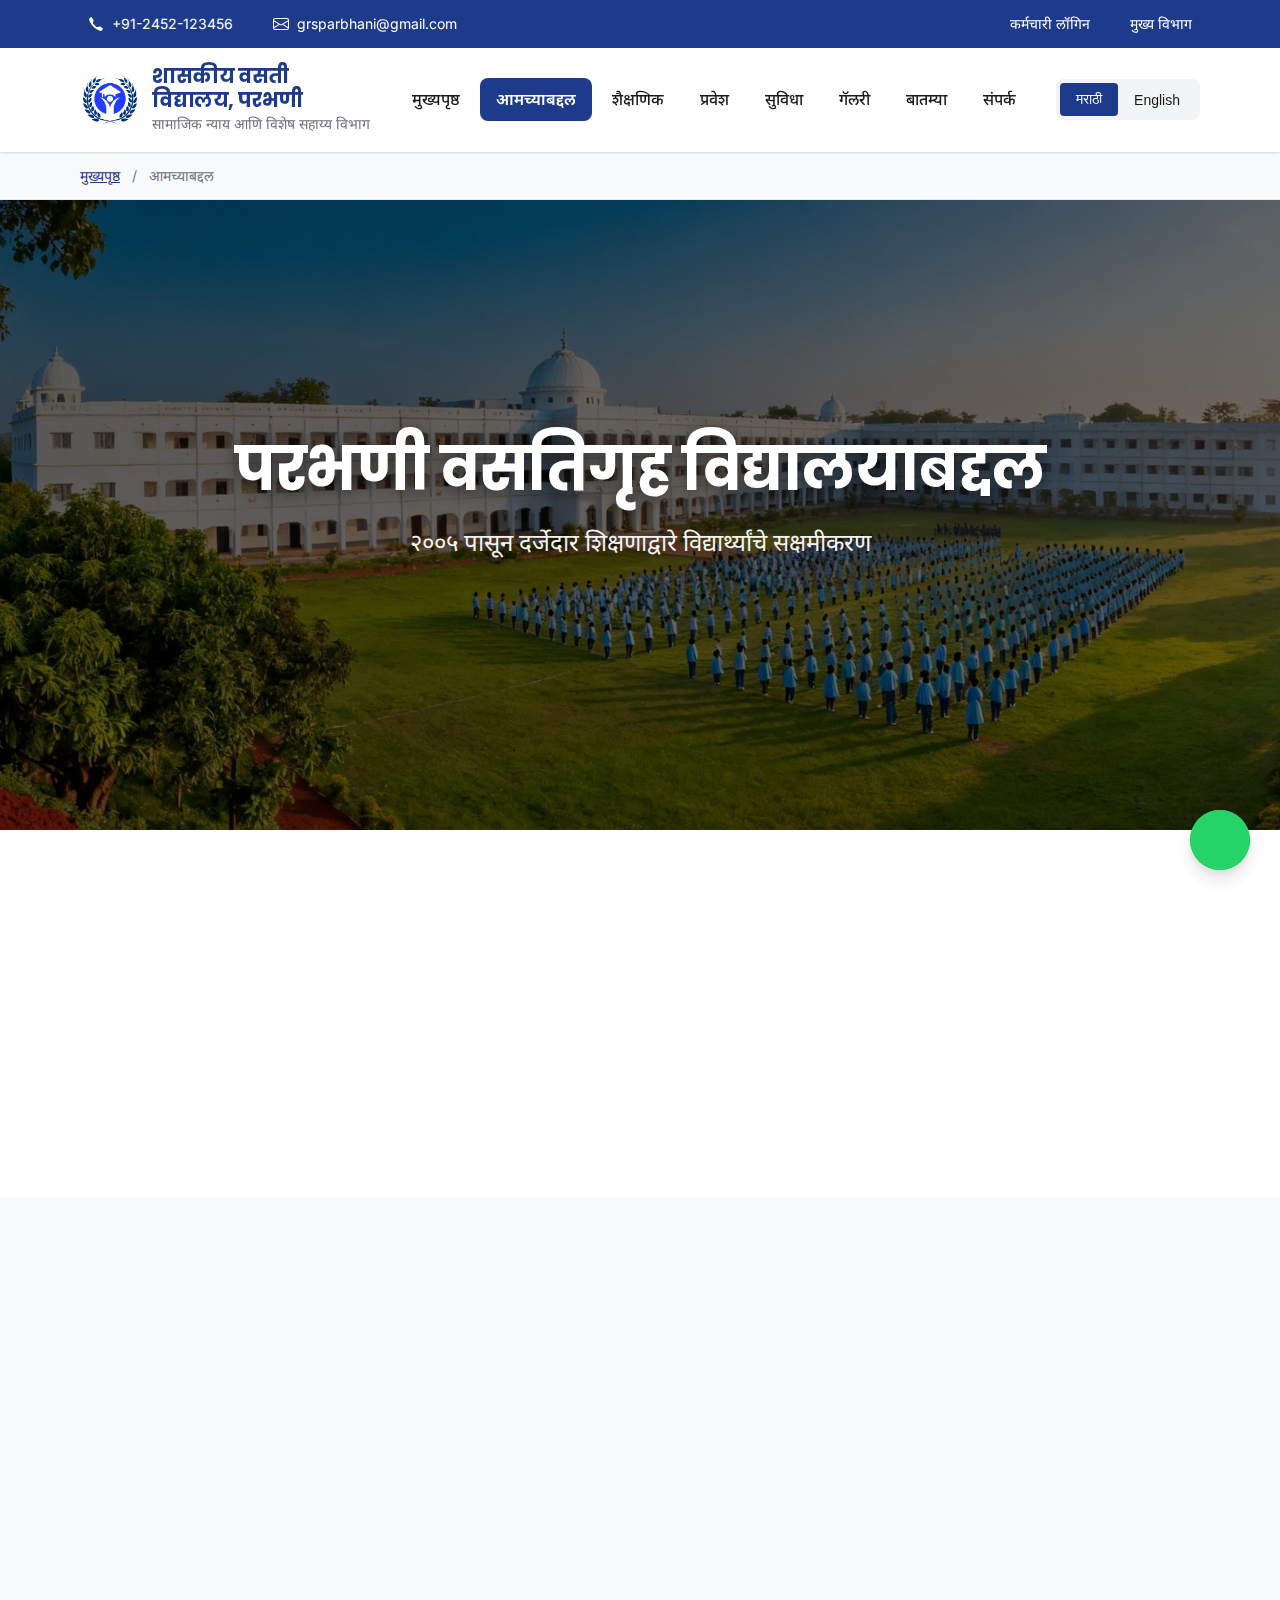
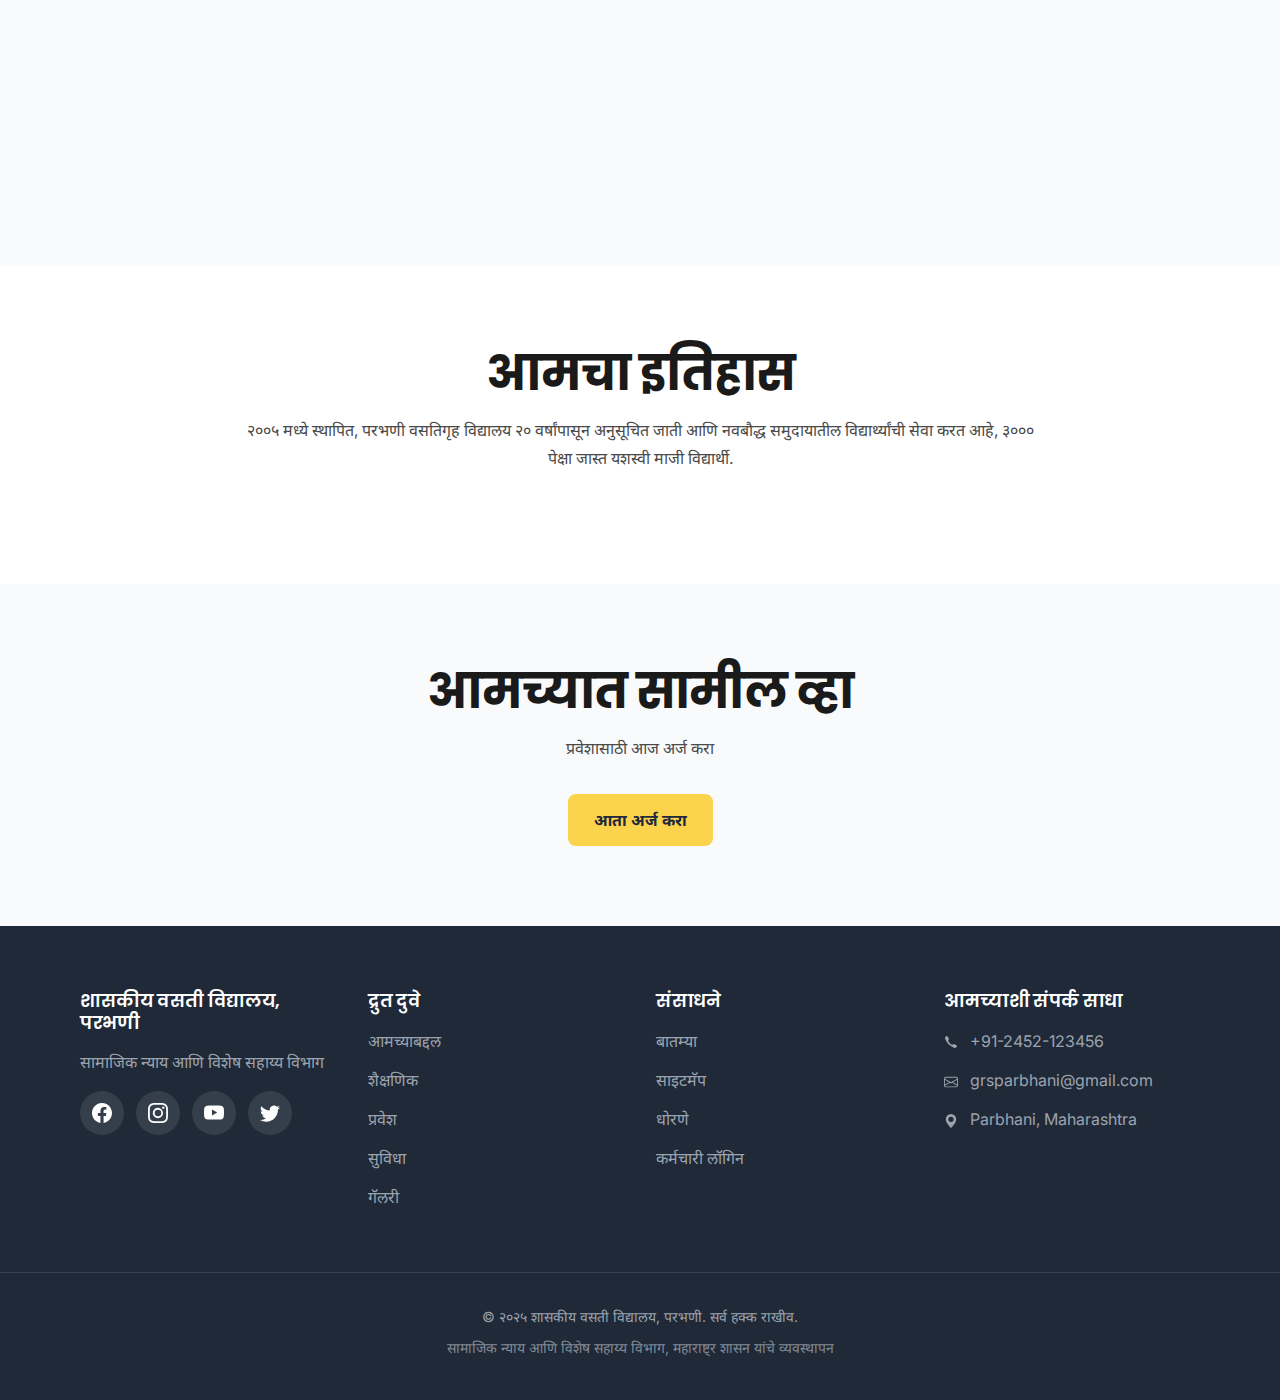
<file: backup_20251211_104524/about.html>
<!DOCTYPE html>
<html lang="mr">
<head>
    <meta charset="UTF-8">
    <meta name="viewport" content="width=device-width, initial-scale=1.0">
    <meta http-equiv="X-UA-Compatible" content="IE=edge">
    
    <!-- Primary Meta Tags -->
    <title>आमच्याबद्दल - शासकीय निवासी शाळा, परभणी</title>
    <meta name="description" content="Learn about GRS Parbhani's history, mission, vision, and commitment to providing quality education to SC and Neo-Buddhist students since 2005.">
    <meta name="keywords" content="About GRS Parbhani, school history, mission, vision, principal message">
    
    <!-- Canonical URL -->
    <link rel="canonical" href="https://parbhani.samajkalyan.info/about.html">
    
    <!-- Open Graph -->
    <meta property="og:type" content="website">
    <meta property="og:url" content="https://parbhani.samajkalyan.info/about.html">
    <meta property="og:title" content="About GRS Parbhani - Our History & Mission">
    <meta property="og:description" content="Empowering students through quality education since 2005. Learn about our mission, vision, and commitment.">
    <meta property="og:image" content="https://parbhani.samajkalyan.info/images/og-image.jpg">
    
    <!-- Twitter Card -->
    <meta name="twitter:card" content="summary_large_image">
    <meta name="twitter:title" content="About GRS Parbhani">
    <meta name="twitter:description" content="Empowering students through quality education since 2005.">
    
    <!-- Favicons -->
    <link rel="icon" type="image/png" sizes="32x32" href="/images/favicon-32x32.png">
    
    <!-- Fonts -->
    <link rel="preconnect" href="https://fonts.googleapis.com">
    <link rel="preconnect" href="https://fonts.gstatic.com" crossorigin>
    <link href="https://fonts.googleapis.com/css2?family=Inter:wght@400;500;600;700&family=Noto+Sans+Devanagari:wght@400;500;600;700&family=Poppins:wght@600;700&display=swap" rel="stylesheet">
    
    <!-- Stylesheets -->
    <link rel="stylesheet" href="/assets/styles/main.css">
    <link rel="stylesheet" href="/assets/styles/components.css">
    <link rel="stylesheet" href="/assets/styles/responsive.css">
    <link rel="stylesheet" href="/assets/styles/enhancements.css">
</head>
<body>
    <!-- Header -->
    <div id="site-header"></div>
    
    <!-- Breadcrumbs -->
    <div id="breadcrumbs"></div>
    
    <!-- Main Content -->
    <main id="main-content">
        <!-- Hero -->
        <section class="hero">
            <div class="hero-overlay"></div>
            <div class="hero-content">
                <h1 class="hero-title" data-i18n="about.hero.title">परभणी वसतिगृह विद्यालयाबद्दल</h1>
                <p class="hero-subtitle" data-i18n="about.hero.subtitle">२००५ पासून दर्जेदार शिक्षणाद्वारे विद्यार्थ्यांचे सक्षमीकरण</p>
            </div>
        </section>
        
        <!-- Mission & Vision -->
        <section>
            <div class="container">
                <div class="grid grid-2">
                    <div class="card" data-reveal>
                        <h2 data-i18n="about.mission.heading">आमचे ध्येय</h2>
                        <p data-i18n="about.mission.text">उपेक्षित समुदायातील विद्यार्थ्यांना दर्जेदार शिक्षण आणि सर्वांगीण विकासाच्या संधी प्रदान करून भविष्यातील नेते आणि जबाबदार नागरिक तयार करणे.</p>
                    </div>
                    <div class="card" data-reveal>
                        <h2 data-i18n="about.vision.heading">आमची दृष्टी</h2>
                        <p data-i18n="about.vision.text">सर्वांना समान संधी देऊन शिक्षणातील उत्कृष्टता, सुलभ आणि दर्जेदार शिक्षणाद्वारे सामाजिक न्याय आणि सक्षमीकरण.</p>
                    </div>
                </div>
            </div>
        </section>
        
        <!-- Principal's Message -->
        <section class="bg-secondary">
            <div class="container">
                <div class="grid grid-2">
                    <div data-reveal>
                        <img src="/images/principal.jpg" alt="Principal" loading="lazy" style="width: 100%; max-width: 400px; height: auto; border-radius: var(--radius-lg); box-shadow: var(--shadow-lg);" onerror="this.style.display='none'">
                    </div>
                    <div data-reveal>
                        <h2 data-i18n="about.principal.heading">मुख्याध्यापकांचा संदेश</h2>
                        <p data-i18n="about.principal.text">शासकीय निवासी शाळा परभणी येथे आपले स्वागत आहे. आम्ही सर्वोत्तम शिक्षण देण्यासाठी आणि प्रत्येक विद्यार्थी उत्कृष्ट होऊ शकेल असे वातावरण निर्माण करण्यासाठी वचनबद्ध आहोत.</p>
                    </div>
                </div>
            </div>
        </section>
        
        <!-- History -->
        <section>
            <div class="container text-center">
                <h2 data-i18n="about.history.heading">आमचा इतिहास</h2>
                <p class="mb-8" style="max-width: 800px; margin-left: auto; margin-right: auto;" data-i18n="about.history.text">२००५ मध्ये स्थापित, परभणी वसतिगृह विद्यालय २० वर्षांपासून अनुसूचित जाती आणि नवबौद्ध समुदायातील विद्यार्थ्यांची सेवा करत आहे, ३००० पेक्षा जास्त यशस्वी माजी विद्यार्थी.</p>
            </div>
        </section>
        
        <!-- CTA -->
        <section class="bg-secondary">
            <div class="container text-center">
                <h2 data-i18n="home.cta.heading">आमच्यात सामील व्हा</h2>
                <p class="mb-8" data-i18n="about.cta.subtitle">प्रवेशासाठी आज अर्ज करा</p>
                <a href="/admissions.html" class="btn btn-accent btn-lg" data-i18n="home.admissions.cta">आता अर्ज करा</a>
            </div>
        </section>
    </main>
    
    <!-- Footer -->
    <div id="site-footer"></div>
    
    <!-- Scripts -->
    <script src="/js/config.js"></script>
    <script src="/js/translations.js"></script>
    <script src="/js/components.js"></script>
    <script src="/js/forms.js"></script>
    <script src="/js/whatsapp.js"></script>
    <script src="/js/animations.js"></script>
    <script src="/js/script.js"></script>
</body>
</html>
</file>
<file: assets/styles/modern.css>
/* ===================================================================
   GRS PARBHANI - MODERN UI/UX REDESIGN
   Version: 2.0 | Date: December 11, 2025
   Design: Modern, Professional, Accessible
   Theme: Deep Indigo with Glassmorphism
   =================================================================== */

/* ============================================
   MODERN RESET
   ============================================ */
*, *::before, *::after {
  box-sizing: border-box;
  margin: 0;
  padding: 0;
}

html {
  font-size: 16px;
  scroll-behavior: smooth;
  -webkit-font-smoothing: antialiased;
  -moz-osx-font-smoothing: grayscale;
}

body {
  font-family: 'Mukta', 'Outfit', -apple-system, system-ui, sans-serif;
  line-height: 1.7;
  color: var(--text-primary);
  background: var(--bg-gradient);
  overflow-x: hidden;
  min-height: 100vh;
}

/* ============================================
   MODERN DESIGN TOKENS - PARBHANI
   ============================================ */
:root {
  /* Brand Colors - Deep Indigo with Modern Twist */
  --primary-50: #EEF2FF;
  --primary-100: #E0E7FF;
  --primary-200: #C7D2FE;
  --primary-300: #A5B4FC;
  --primary-400: #818CF8;
  --primary-500: #6366F1;
  --primary-600: #4F46E5;
  --primary-700: #4338CA;
  --primary-800: #3730A3;
  --primary-900: #312E81;
  --primary: #1E3A8A;
  --primary-dark: #1E293B;
  
  /* Accent - Vibrant Gold */
  --accent-400: #FBBF24;
  --accent-500: #F59E0B;
  --accent-600: #D97706;
  --accent: #F59E0B;
  
  /* Neutral Palette */
  --white: #FFFFFF;
  --black: #000000;
  --gray-50: #F9FAFB;
  --gray-100: #F3F4F6;
  --gray-200: #E5E7EB;
  --gray-300: #D1D5DB;
  --gray-400: #9CA3AF;
  --gray-500: #6B7280;
  --gray-600: #4B5563;
  --gray-700: #374151;
  --gray-800: #1F2937;
  --gray-900: #111827;
  
  /* Semantic Colors */
  --success: #10B981;
  --warning: #F59E0B;
  --error: #EF4444;
  --info: #3B82F6;
  
  /* Text Colors */
  --text-primary: #111827;
  --text-secondary: #4B5563;
  --text-muted: #6B7280;
  --text-inverse: #FFFFFF;
  
  /* Background */
  --bg-gradient: linear-gradient(180deg, #F9FAFB 0%, #FFFFFF 100%);
  --bg-primary: #FFFFFF;
  --bg-secondary: #F9FAFB;
  --bg-tertiary: #F3F4F6;
  
  /* Gradients - Modern & Vibrant */
  --gradient-primary: linear-gradient(135deg, #667EEA 0%, #764BA2 100%);
  --gradient-secondary: linear-gradient(135deg, #F093FB 0%, #F5576C 100%);
  --gradient-accent: linear-gradient(135deg, #FCCF31 0%, #F55555 100%);
  --gradient-hero: linear-gradient(135deg, rgba(30, 58, 138, 0.97) 0%, rgba(79, 70, 229, 0.95) 100%);
  --gradient-glass: linear-gradient(135deg, rgba(255, 255, 255, 0.1) 0%, rgba(255, 255, 255, 0.05) 100%);
  
  /* Shadows - Layered Depth */
  --shadow-xs: 0 1px 2px 0 rgba(0, 0, 0, 0.05);
  --shadow-sm: 0 1px 3px 0 rgba(0, 0, 0, 0.1), 0 1px 2px -1px rgba(0, 0, 0, 0.1);
  --shadow-md: 0 4px 6px -1px rgba(0, 0, 0, 0.1), 0 2px 4px -2px rgba(0, 0, 0, 0.1);
  --shadow-lg: 0 10px 15px -3px rgba(0, 0, 0, 0.1), 0 4px 6px -4px rgba(0, 0, 0, 0.1);
  --shadow-xl: 0 20px 25px -5px rgba(0, 0, 0, 0.1), 0 8px 10px -6px rgba(0, 0, 0, 0.1);
  --shadow-2xl: 0 25px 50px -12px rgba(0, 0, 0, 0.25);
  --shadow-glow: 0 0 20px rgba(79, 70, 229, 0.3);
  --shadow-glow-accent: 0 0 30px rgba(245, 158, 11, 0.4);
  
  /* Glassmorphism */
  --glass-bg: rgba(255, 255, 255, 0.95);
  --glass-border: rgba(255, 255, 255, 0.3);
  --glass-shadow: 0 8px 32px 0 rgba(31, 38, 135, 0.15);
  
  /* Border Radius - Modern Curves */
  --radius-sm: 0.375rem;
  --radius-md: 0.5rem;
  --radius-lg: 0.75rem;
  --radius-xl: 1rem;
  --radius-2xl: 1.5rem;
  --radius-3xl: 2rem;
  --radius-full: 9999px;
  
  /* Spacing Scale */
  --space-1: 0.25rem;
  --space-2: 0.5rem;
  --space-3: 0.75rem;
  --space-4: 1rem;
  --space-5: 1.25rem;
  --space-6: 1.5rem;
  --space-8: 2rem;
  --space-10: 2.5rem;
  --space-12: 3rem;
  --space-16: 4rem;
  --space-20: 5rem;
  --space-24: 6rem;
  --space-32: 8rem;
  
  /* Typography Scale - Perfect Ratios */
  --text-xs: 0.75rem;
  --text-sm: 0.875rem;
  --text-base: 1rem;
  --text-lg: 1.125rem;
  --text-xl: 1.25rem;
  --text-2xl: 1.5rem;
  --text-3xl: 1.875rem;
  --text-4xl: 2.25rem;
  --text-5xl: 3rem;
  --text-6xl: 3.75rem;
  --text-7xl: 4.5rem;
  
  /* Font Weights */
  --font-light: 300;
  --font-normal: 400;
  --font-medium: 500;
  --font-semibold: 600;
  --font-bold: 700;
  --font-extrabold: 800;
  
  /* Transitions - Smooth & Natural */
  --transition-fast: 150ms cubic-bezier(0.4, 0, 0.2, 1);
  --transition-base: 300ms cubic-bezier(0.4, 0, 0.2, 1);
  --transition-slow: 500ms cubic-bezier(0.4, 0, 0.2, 1);
  --ease-out: cubic-bezier(0, 0, 0.2, 1);
  --ease-in: cubic-bezier(0.4, 0, 1, 1);
  --ease-in-out: cubic-bezier(0.4, 0, 0.2, 1);
  
  /* Z-index Scale */
  --z-base: 0;
  --z-dropdown: 1000;
  --z-sticky: 1020;
  --z-fixed: 1030;
  --z-modal-backdrop: 1040;
  --z-modal: 1050;
  --z-popover: 1060;
  --z-tooltip: 1070;
}

/* ============================================
   MODERN TYPOGRAPHY
   ============================================ */
h1, h2, h3, h4, h5, h6 {
  font-family: 'Outfit', 'Mukta', sans-serif;
  font-weight: var(--font-bold);
  line-height: 1.2;
  letter-spacing: -0.02em;
  color: var(--text-primary);
  margin-bottom: var(--space-4);
}

h1 {
  font-size: clamp(2.5rem, 5vw + 1rem, 4.5rem);
  font-weight: var(--font-extrabold);
  line-height: 1.1;
  background: linear-gradient(135deg, #1E3A8A 0%, #4F46E5 100%);
  -webkit-background-clip: text;
  -webkit-text-fill-color: transparent;
  background-clip: text;
}

h2 {
  font-size: clamp(2rem, 4vw + 0.5rem, 3.75rem);
  font-weight: var(--font-bold);
  line-height: 1.15;
}

h3 {
  font-size: clamp(1.5rem, 3vw + 0.5rem, 2.25rem);
  font-weight: var(--font-semibold);
}

h4 {
  font-size: clamp(1.25rem, 2.5vw + 0.5rem, 1.875rem);
}

h5 {
  font-size: clamp(1.125rem, 2vw + 0.25rem, 1.5rem);
}

h6 {
  font-size: clamp(1rem, 1.5vw + 0.25rem, 1.25rem);
}

p {
  font-size: var(--text-lg);
  line-height: 1.8;
  color: var(--text-secondary);
  margin-bottom: var(--space-4);
}

.lead {
  font-size: var(--text-xl);
  font-weight: var(--font-medium);
  line-height: 1.7;
  color: var(--text-secondary);
}

/* ============================================
   LAYOUT - MODERN STRUCTURE
   ============================================ */
.container {
  width: 100%;
  max-width: 1280px;
  margin: 0 auto;
  padding: 0 var(--space-6);
}

.container-fluid {
  width: 100%;
  padding: 0 var(--space-6);
}

.section {
  padding: var(--space-20) 0;
  position: relative;
}

.section-sm {
  padding: var(--space-12) 0;
}

.section-lg {
  padding: var(--space-32) 0;
}

/* Modern Grid System */
.grid {
  display: grid;
  gap: var(--space-8);
}

.grid-2 {
  grid-template-columns: repeat(auto-fit, minmax(min(100%, 450px), 1fr));
}

.grid-3 {
  grid-template-columns: repeat(auto-fit, minmax(min(100%, 320px), 1fr));
}

.grid-4 {
  grid-template-columns: repeat(auto-fit, minmax(min(100%, 250px), 1fr));
}

/* Flexbox Utilities */
.flex {
  display: flex;
}

.flex-col {
  flex-direction: column;
}

.items-center {
  align-items: center;
}

.justify-center {
  justify-content: center;
}

.justify-between {
  justify-content: space-between;
}

.gap-2 { gap: var(--space-2); }
.gap-4 { gap: var(--space-4); }
.gap-6 { gap: var(--space-6); }
.gap-8 { gap: var(--space-8); }

/* ============================================
   MODERN BUTTONS
   ============================================ */
.btn {
  display: inline-flex;
  align-items: center;
  justify-content: center;
  gap: var(--space-2);
  padding: var(--space-4) var(--space-8);
  font-family: inherit;
  font-size: var(--text-base);
  font-weight: var(--font-semibold);
  line-height: 1.5;
  text-decoration: none;
  border: none;
  border-radius: var(--radius-xl);
  cursor: pointer;
  transition: all var(--transition-base);
  position: relative;
  overflow: hidden;
  white-space: nowrap;
}

.btn::before {
  content: '';
  position: absolute;
  top: 50%;
  left: 50%;
  width: 0;
  height: 0;
  border-radius: 50%;
  background: rgba(255, 255, 255, 0.3);
  transform: translate(-50%, -50%);
  transition: width 0.6s, height 0.6s;
}

.btn:hover::before {
  width: 300px;
  height: 300px;
}

.btn:active {
  transform: scale(0.98);
}

.btn-primary {
  background: var(--gradient-primary);
  color: var(--text-inverse);
  box-shadow: var(--shadow-md);
}

.btn-primary:hover {
  box-shadow: var(--shadow-xl), var(--shadow-glow);
  transform: translateY(-2px);
}

.btn-secondary {
  background: var(--white);
  color: var(--primary);
  border: 2px solid var(--primary);
  box-shadow: var(--shadow-sm);
}

.btn-secondary:hover {
  background: var(--primary);
  color: var(--white);
  box-shadow: var(--shadow-lg);
  transform: translateY(-2px);
}

.btn-accent {
  background: var(--gradient-accent);
  color: var(--white);
  box-shadow: var(--shadow-md);
}

.btn-accent:hover {
  box-shadow: var(--shadow-xl), var(--shadow-glow-accent);
  transform: translateY(-2px);
}

.btn-glass {
  background: var(--glass-bg);
  backdrop-filter: blur(10px);
  -webkit-backdrop-filter: blur(10px);
  border: 1px solid var(--glass-border);
  color: var(--primary);
  box-shadow: var(--glass-shadow);
}

.btn-glass:hover {
  background: rgba(255, 255, 255, 0.9);
  box-shadow: var(--shadow-xl);
  transform: translateY(-2px);
}

.btn-lg {
  padding: var(--space-5) var(--space-10);
  font-size: var(--text-lg);
  border-radius: var(--radius-2xl);
}

.btn-sm {
  padding: var(--space-2) var(--space-4);
  font-size: var(--text-sm);
}

/* ============================================
   MODERN CARDS - GLASSMORPHISM
   ============================================ */
.card {
  background: var(--white);
  border-radius: var(--radius-2xl);
  padding: var(--space-8);
  box-shadow: var(--shadow-lg);
  transition: all var(--transition-base);
  position: relative;
  overflow: hidden;
  border: 1px solid var(--gray-200);
}

.card::before {
  content: '';
  position: absolute;
  top: 0;
  left: 0;
  width: 100%;
  height: 4px;
  background: var(--gradient-primary);
  transform: scaleX(0);
  transform-origin: left;
  transition: transform var(--transition-base);
}

.card:hover {
  transform: translateY(-8px);
  box-shadow: var(--shadow-2xl);
  border-color: var(--primary-200);
}

.card:hover::before {
  transform: scaleX(1);
}

.card-glass {
  background: var(--glass-bg);
  backdrop-filter: blur(20px);
  -webkit-backdrop-filter: blur(20px);
  border: 1px solid var(--glass-border);
  box-shadow: var(--glass-shadow);
}

.card-gradient {
  background: var(--gradient-primary);
  color: var(--white);
  border: none;
}

.card-gradient * {
  color: var(--white);
}

.card-hover-lift:hover {
  transform: translateY(-12px) scale(1.02);
}

/* ============================================
   HERO SECTION - MODERN & ENGAGING
   ============================================ */
.hero {
  position: relative;
  min-height: 90vh;
  display: flex;
  align-items: center;
  justify-content: center;
  background: url('/images/school-building.jpg') center/cover no-repeat;
  overflow: hidden;
}

.hero::before {
  content: '';
  position: absolute;
  top: 0;
  left: 0;
  right: 0;
  bottom: 0;
  background: linear-gradient(135deg, rgba(30, 58, 138, 0.90) 0%, rgba(79, 70, 229, 0.85) 100%);
  z-index: 1;
}

.hero::after {
  content: '';
  position: absolute;
  top: 0;
  left: 0;
  right: 0;
  bottom: 0;
  background: url("data:image/svg+xml,%3Csvg width='60' height='60' viewBox='0 0 60 60' xmlns='http://www.w3.org/2000/svg'%3E%3Cg fill='none' fill-rule='evenodd'%3E%3Cg fill='%23ffffff' fill-opacity='0.05'%3E%3Cpath d='M36 34v-4h-2v4h-4v2h4v4h2v-4h4v-2h-4zm0-30V0h-2v4h-4v2h4v4h2V6h4V4h-4zM6 34v-4H4v4H0v2h4v4h2v-4h4v-2H6zM6 4V0H4v4H0v2h4v4h2V6h4V4H6z'/%3E%3C/g%3E%3C/g%3E%3C/svg%3E");
  z-index: 1;
}

.hero-content {
  position: relative;
  z-index: 2;
  text-align: center;
  color: var(--white);
  max-width: 900px;
  padding: var(--space-8);
  animation: fadeInUp 1s ease-out;
}

@keyframes fadeInUp {
  from {
    opacity: 0;
    transform: translateY(30px);
  }
  to {
    opacity: 1;
    transform: translateY(0);
  }
}

.hero-title {
  font-size: clamp(2.5rem, 5vw + 1rem, 5rem);
  font-weight: var(--font-extrabold);
  color: var(--white);
  margin-bottom: var(--space-6);
  text-shadow: 0 4px 20px rgba(0, 0, 0, 0.3);
  line-height: 1.1;
  background: none;
  -webkit-text-fill-color: currentColor;
}

.hero-subtitle {
  font-size: clamp(1.125rem, 2vw + 0.5rem, 1.5rem);
  font-weight: var(--font-medium);
  color: rgba(255, 255, 255, 0.95);
  margin-bottom: var(--space-10);
  line-height: 1.6;
  text-shadow: 0 2px 10px rgba(0, 0, 0, 0.2);
}

.hero-cta {
  display: flex;
  gap: var(--space-4);
  justify-content: center;
  flex-wrap: wrap;
}

/* Floating Animation */
@keyframes float {
  0%, 100% {
    transform: translateY(0);
  }
  50% {
    transform: translateY(-20px);
  }
}

.float {
  animation: float 3s ease-in-out infinite;
}

/* ============================================
   STATS SECTION - MODERN COUNTERS
   ============================================ */
.stats-section {
  background: var(--gradient-primary);
  padding: var(--space-20) 0;
  position: relative;
  overflow: hidden;
}

.stats-section::before {
  content: '';
  position: absolute;
  top: 0;
  left: 0;
  right: 0;
  bottom: 0;
  background: url("data:image/svg+xml,%3Csvg width='100' height='100' viewBox='0 0 100 100' xmlns='http://www.w3.org/2000/svg'%3E%3Cpath d='M11 18c3.866 0 7-3.134 7-7s-3.134-7-7-7-7 3.134-7 7 3.134 7 7 7zm48 25c3.866 0 7-3.134 7-7s-3.134-7-7-7-7 3.134-7 7 3.134 7 7 7zm-43-7c1.657 0 3-1.343 3-3s-1.343-3-3-3-3 1.343-3 3 1.343 3 3 3zm63 31c1.657 0 3-1.343 3-3s-1.343-3-3-3-3 1.343-3 3 1.343 3 3 3zM34 90c1.657 0 3-1.343 3-3s-1.343-3-3-3-3 1.343-3 3 1.343 3 3 3zm56-76c1.657 0 3-1.343 3-3s-1.343-3-3-3-3 1.343-3 3 1.343 3 3 3zM12 86c2.21 0 4-1.79 4-4s-1.79-4-4-4-4 1.79-4 4 1.79 4 4 4zm28-65c2.21 0 4-1.79 4-4s-1.79-4-4-4-4 1.79-4 4 1.79 4 4 4zm23-11c2.76 0 5-2.24 5-5s-2.24-5-5-5-5 2.24-5 5 2.24 5 5 5zm-6 60c2.21 0 4-1.79 4-4s-1.79-4-4-4-4 1.79-4 4 1.79 4 4 4zm29 22c2.76 0 5-2.24 5-5s-2.24-5-5-5-5 2.24-5 5 2.24 5 5 5zM32 63c2.76 0 5-2.24 5-5s-2.24-5-5-5-5 2.24-5 5 2.24 5 5 5zm57-13c2.76 0 5-2.24 5-5s-2.24-5-5-5-5 2.24-5 5 2.24 5 5 5zm-9-21c1.105 0 2-.895 2-2s-.895-2-2-2-2 .895-2 2 .895 2 2 2zM60 91c1.105 0 2-.895 2-2s-.895-2-2-2-2 .895-2 2 .895 2 2 2zM35 41c1.105 0 2-.895 2-2s-.895-2-2-2-2 .895-2 2 .895 2 2 2zM12 60c1.105 0 2-.895 2-2s-.895-2-2-2-2 .895-2 2 .895 2 2 2z' fill='%23ffffff' fill-opacity='0.03' fill-rule='evenodd'/%3E%3C/svg%3E");
  opacity: 0.5;
}

.stats-grid {
  display: grid;
  grid-template-columns: repeat(auto-fit, minmax(200px, 1fr));
  gap: var(--space-8);
  position: relative;
  z-index: 1;
}

.stat-card {
  background: var(--glass-bg);
  backdrop-filter: blur(20px);
  -webkit-backdrop-filter: blur(20px);
  border: 1px solid var(--glass-border);
  border-radius: var(--radius-2xl);
  padding: var(--space-8);
  text-align: center;
  transition: all var(--transition-base);
}

.stat-card:hover {
  transform: translateY(-8px) scale(1.05);
  background: rgba(255, 255, 255, 0.15);
  box-shadow: 0 20px 40px rgba(0, 0, 0, 0.2);
}

.stat-number {
  display: block;
  font-size: clamp(2.5rem, 5vw, 4rem);
  font-weight: var(--font-extrabold);
  color: var(--accent);
  margin-bottom: var(--space-2);
  text-shadow: 0 2px 10px rgba(0, 0, 0, 0.2);
}

.stat-label {
  font-size: var(--text-lg);
  font-weight: var(--font-medium);
  color: rgba(255, 255, 255, 0.95);
}

/* ============================================
   RESPONSIVE DESIGN
   ============================================ */
@media (max-width: 768px) {
  .hero {
    min-height: 70vh;
    background-attachment: scroll;
  }
  
  .section {
    padding: var(--space-12) 0;
  }
  
  .grid-2, .grid-3, .grid-4 {
    grid-template-columns: 1fr;
  }
  
  .btn-lg {
    padding: var(--space-4) var(--space-6);
    font-size: var(--text-base);
  }
}

/* ============================================
   ACCESSIBILITY
   ============================================ */
@media (prefers-reduced-motion: reduce) {
  *,
  *::before,
  *::after {
    animation-duration: 0.01ms !important;
    animation-iteration-count: 1 !important;
    transition-duration: 0.01ms !important;
  }
}

:focus-visible {
  outline: 3px solid var(--primary-400);
  outline-offset: 2px;
  border-radius: var(--radius-sm);
}

/* ============================================
   UTILITY CLASSES
   ============================================ */
.text-center { text-align: center; }
.text-left { text-align: left; }
.text-right { text-align: right; }

.mb-4 { margin-bottom: var(--space-4); }
.mb-6 { margin-bottom: var(--space-6); }
.mb-8 { margin-bottom: var(--space-8); }
.mb-12 { margin-bottom: var(--space-12); }

.sr-only {
  position: absolute;
  width: 1px;
  height: 1px;
  padding: 0;
  margin: -1px;
  overflow: hidden;
  clip: rect(0, 0, 0, 0);
  white-space: nowrap;
  border-width: 0;
}
</file>
<file: assets/styles/components.css>
/* ===================================================================
   COMPONENTS CSS - UI Components with WCAG AA compliance
   =================================================================== */

/* ============================================
   HEADER
   ============================================ */
.site-header {
  position: sticky;
  top: 0;
  z-index: var(--z-fixed);
  background: var(--bg-primary);
  box-shadow: var(--shadow);
  transition: var(--transition);
}

.site-header.scrolled {
  box-shadow: var(--shadow-md);
}

.header-top {
  background: var(--primary);
  color: #ffffff;
  padding: var(--space-2) 0;
  font-size: var(--text-sm);
}

.header-top .container {
  display: flex;
  justify-content: space-between;
  align-items: center;
  flex-wrap: wrap;
  gap: var(--space-4);
}

.header-info,
.header-actions {
  display: flex;
  gap: var(--space-6);
  flex-wrap: wrap;
}

.header-link {
  color: #ffffff;
  display: inline-flex;
  align-items: center;
  gap: var(--space-2);
  transition: var(--transition);
  padding: var(--space-1) var(--space-2);
  border-radius: var(--radius-sm);
}

.header-link:hover {
  background: rgba(255, 255, 255, 0.1);
  text-decoration: none;
}

.header-link svg {
  flex-shrink: 0;
}

.header-main {
  padding: var(--space-4) 0;
}

.header-content {
  display: flex;
  justify-content: space-between;
  align-items: center;
  gap: var(--space-6);
}

/* Logo */
.logo-link {
  display: flex;
  align-items: center;
  gap: var(--space-3);
  text-decoration: none;
}

.logo-img {
  width: 60px;
  height: 60px;
  object-fit: contain;
}

.logo-text {
  display: flex;
  flex-direction: column;
}

.logo-title {
  font-size: var(--text-xl);
  color: var(--primary);
  margin: 0;
  line-height: 1.2;
}

.logo-subtitle {
  font-size: var(--text-sm);
  color: var(--text-muted);
  margin: 0;
}

/* Navigation */
.main-nav {
  flex: 1;
  display: flex;
  justify-content: center;
}

.nav-menu {
  display: flex;
  list-style: none;
  gap: var(--space-1);
  margin: 0;
  padding: 0;
}

.nav-link {
  display: block;
  padding: var(--space-2) var(--space-4);
  color: var(--text-primary);
  font-weight: var(--font-medium);
  border-radius: var(--radius);
  transition: var(--transition);
  white-space: nowrap;
}

.nav-link:hover {
  background: var(--gray-100);
  color: var(--primary);
  text-decoration: none;
}

.nav-link.active,
.nav-link[aria-current="page"] {
  background: var(--primary);
  color: #ffffff !important;
  font-weight: var(--font-semibold);
}

/* Language Switcher */
.header-utilities {
  display: flex;
  align-items: center;
  gap: var(--space-4);
}

.language-switcher {
  display: flex;
  background: var(--gray-100);
  border-radius: var(--radius);
  padding: var(--space-1);
}

.lang-btn {
  padding: var(--space-2) var(--space-4);
  border: none;
  background: transparent;
  color: var(--text-primary);
  font-size: var(--text-sm);
  font-weight: var(--font-medium);
  cursor: pointer;
  border-radius: var(--radius-sm);
  transition: var(--transition);
}

.lang-btn:hover {
  background: var(--gray-200);
}

.lang-btn.active {
  background: var(--primary);
  color: var(--text-on-primary);
}

/* Mobile Menu Toggle */
.mobile-menu-toggle {
  display: none;
  flex-direction: column;
  justify-content: space-around;
  width: 44px;
  height: 44px;
  background: transparent;
  border: 2px solid var(--border);
  border-radius: var(--radius);
  cursor: pointer;
  padding: var(--space-2);
  transition: var(--transition);
}

.mobile-menu-toggle:hover {
  background: var(--gray-100);
  border-color: var(--primary);
}

.hamburger-line {
  width: 100%;
  height: 3px;
  background: var(--primary);
  border-radius: var(--radius-full);
  transition: var(--transition);
}

.mobile-menu-toggle.active .hamburger-line:nth-child(1) {
  transform: rotate(45deg) translate(8px, 8px);
}

.mobile-menu-toggle.active .hamburger-line:nth-child(2) {
  opacity: 0;
}

.mobile-menu-toggle.active .hamburger-line:nth-child(3) {
  transform: rotate(-45deg) translate(7px, -7px);
}

/* Mobile Navigation */
.mobile-nav {
  display: none;
  position: fixed;
  top: 100%;
  left: 0;
  right: 0;
  background: var(--bg-primary);
  box-shadow: var(--shadow-lg);
  max-height: 0;
  overflow: hidden;
  transition: max-height var(--transition-slow);
  z-index: var(--z-dropdown);
}

.mobile-nav.active {
  max-height: 80vh;
  overflow-y: auto;
}

.mobile-nav-menu {
  list-style: none;
  padding: var(--space-4);
  margin: 0;
}

.mobile-nav-menu li {
  border-bottom: 1px solid var(--border);
}

.mobile-nav-menu li:last-child {
  border-bottom: none;
}

.mobile-link {
  display: block;
  padding: var(--space-4);
  color: var(--text-primary);
  font-weight: var(--font-medium);
  transition: var(--transition);
  min-height: 44px;
}

.mobile-link:hover {
  background: var(--gray-50);
  color: var(--primary);
  text-decoration: none;
}

.mobile-link[aria-current="page"],
.mobile-link.active {
  background: var(--primary);
  color: #ffffff !important;
  font-weight: var(--font-semibold);
}

/* ============================================
   BREADCRUMBS
   ============================================ */
.breadcrumbs {
  background: var(--bg-secondary);
  padding: var(--space-3) 0;
  border-bottom: 1px solid var(--border);
}

.breadcrumb-list {
  display: flex;
  flex-wrap: wrap;
  align-items: center;
  list-style: none;
  gap: var(--space-2);
  margin: 0;
  padding: 0;
  font-size: var(--text-sm);
}

.breadcrumb-list li {
  display: inline-flex;
  align-items: center;
}

.breadcrumb-list a {
  color: var(--primary);
  text-decoration: underline;
}

.breadcrumb-list a:hover {
  color: var(--primary-hover);
}

.breadcrumb-list [aria-current="page"] {
  color: var(--text-muted);
}

.breadcrumb-separator {
  color: var(--text-muted);
  padding: 0 var(--space-1);
}

/* ============================================
   BUTTONS
   ============================================ */
.btn {
  display: inline-flex;
  align-items: center;
  justify-content: center;
  gap: var(--space-2);
  padding: var(--space-3) var(--space-6);
  font-size: var(--text-base);
  font-weight: var(--font-semibold);
  line-height: 1.5;
  text-align: center;
  text-decoration: none;
  border: 2px solid transparent;
  border-radius: var(--radius);
  cursor: pointer;
  transition: var(--transition);
  min-height: 44px;
  min-width: 44px;
}

.btn:hover {
  transform: translateY(-2px);
  box-shadow: var(--shadow-md);
  text-decoration: none;
}

.btn:active {
  transform: translateY(0);
}

.btn:focus-visible {
  outline: 3px solid var(--border-focus);
  outline-offset: 2px;
}

.btn:disabled,
.btn[disabled] {
  opacity: 0.5;
  cursor: not-allowed;
  pointer-events: none;
}

.btn-primary {
  background: var(--primary);
  color: #ffffff;
  border-color: var(--primary);
}

.btn-primary:hover {
  background: var(--primary-hover);
  border-color: var(--primary-hover);
  color: #ffffff;
}

.btn-primary:focus-visible {
  outline-color: var(--primary-dark);
}

.btn-secondary {
  background: #ffffff;
  color: var(--primary);
  border-color: var(--primary);
}

.btn-secondary:hover {
  background: var(--primary);
  color: #ffffff;
}

.btn-secondary:focus-visible {
  outline-color: var(--primary);
  background: var(--bg-secondary);
}

.btn-accent {
  background: var(--accent);
  color: var(--primary-dark);
  border-color: var(--accent);
  font-weight: var(--font-bold);
}

.btn-accent:hover {
  background: var(--accent-hover);
  border-color: var(--accent-hover);
  color: var(--primary-dark);
}

.btn-accent:focus-visible {
  outline-color: var(--accent-dark);
}

.btn-whatsapp {
  background: #25D366;
  color: #ffffff;
  border-color: #25D366;
  font-weight: var(--font-semibold);
}

.btn-whatsapp:hover {
  background: #20BA5A;
  border-color: #20BA5A;
  color: #ffffff;
}

.btn-whatsapp:focus-visible {
  outline-color: #128C7E;
}

.btn-lg {
  padding: var(--space-3) var(--space-6);
  font-size: var(--text-base);
}

.btn-sm {
  padding: var(--space-2) var(--space-4);
  font-size: var(--text-sm);
}

.btn-block {
  width: 100%;
  display: flex;
}

/* Button Groups & Pagination */
.btn-group {
  display: flex;
  gap: var(--space-2);
  flex-wrap: wrap;
}

.btn-group .btn {
  flex: 0 1 auto;
}

.pagination {
  display: flex;
  gap: var(--space-2);
  align-items: center;
  justify-content: center;
  margin: var(--space-6) 0;
}

.pagination .btn {
  min-width: 44px;
  padding: var(--space-2) var(--space-4);
}

.pagination .btn[aria-current="page"] {
  font-weight: var(--font-bold);
  pointer-events: none;
}

/* ============================================
   CARDS
   ============================================ */
.card {
  background: var(--bg-primary);
  border-radius: var(--radius-lg);
  box-shadow: var(--shadow);
  padding: var(--space-8);
  transition: all var(--transition);
  height: 100%;
  border: 1px solid var(--border);
}

.card:hover {
  transform: translateY(-4px);
  box-shadow: var(--shadow-lg);
  border-color: var(--primary-light);
}

.card-icon {
  display: flex;
  align-items: center;
  justify-content: center;
  width: 72px;
  height: 72px;
  background: linear-gradient(135deg, var(--primary-light) 0%, var(--primary) 100%);
  border-radius: var(--radius-xl);
  color: white;
  margin: 0 auto var(--space-5);
  box-shadow: var(--shadow-md);
  transition: all 0.3s ease;
}

.card-icon svg {
  width: 36px;
  height: 36px;
  flex-shrink: 0;
}

/* 3D Icon Styles */
.icon-3d {
  background: transparent !important;
  box-shadow: none !important;
  width: 80px;
  height: 80px;
}

.icon-3d iconify-icon {
  font-size: 64px;
  filter: drop-shadow(0 4px 8px rgba(0, 0, 0, 0.15));
  transition: all 0.3s ease;
}

.card:hover .icon-3d iconify-icon {
  transform: scale(1.1) translateY(-5px);
  filter: drop-shadow(0 8px 16px rgba(0, 0, 0, 0.2));
}

/* Bounce animation on load */
@keyframes iconBounce {
  0%, 100% { transform: translateY(0); }
  50% { transform: translateY(-10px); }
}

.card[data-reveal] .icon-3d iconify-icon {
  animation: iconBounce 2s ease-in-out infinite;
  animation-delay: var(--animation-delay, 0s);
}

.card:hover .icon-3d iconify-icon {
  animation: none;
}

.card-title {
  color: var(--text-primary);
  margin-bottom: var(--space-3);
  font-size: clamp(1.125rem, 2vw, 1.375rem);
  font-weight: 600;
  text-align: center;
  line-height: 1.3;
}

.card-text {
  color: var(--text-secondary);
  line-height: 1.7;
  margin-bottom: 0;
  text-align: center;
  font-size: 1rem;
}

/* ============================================
   GRID
   ============================================ */
.grid {
  display: grid;
  gap: var(--space-6);
}

.grid-2 {
  grid-template-columns: repeat(2, 1fr);
}

.grid-3 {
  grid-template-columns: repeat(3, 1fr);
}

.grid-4 {
  grid-template-columns: repeat(4, 1fr);
}

.grid-auto {
  grid-template-columns: repeat(auto-fit, minmax(280px, 1fr));
  gap: var(--space-8);
}

/* Responsive grid utilities */
@media (max-width: 639px) {
  .grid-2,
  .grid-3,
  .grid-4 {
    grid-template-columns: 1fr;
    gap: var(--space-5);
  }
}

@media (min-width: 640px) and (max-width: 767px) {
  .grid-3,
  .grid-4 {
    grid-template-columns: repeat(2, 1fr);
  }
}

@media (min-width: 768px) and (max-width: 1023px) {
  .grid-4 {
    grid-template-columns: repeat(2, 1fr);
  }
}

/* ============================================
   HERO SECTION
   ============================================ */
.hero {
  position: relative;
  background-image: url('/images/hero/hero1.jpg');
  background-size: cover;
  background-position: center;
  background-repeat: no-repeat;
  color: var(--text-on-primary);
  padding: clamp(6rem, 15vh, 10rem) var(--space-6);
  min-height: 70vh;
  display: flex;
  align-items: center;
  justify-content: center;
  text-align: center;
  overflow: hidden;
}

.hero-overlay {
  position: absolute;
  top: 0;
  left: 0;
  right: 0;
  bottom: 0;
  background: linear-gradient(135deg, rgba(0, 0, 0, 0.65), rgba(0, 0, 0, 0.55));
  z-index: 1;
}

.hero-content {
  position: relative;
  z-index: 2;
  max-width: 900px;
  margin: 0 auto;
  width: 100%;
}

.hero-title {
  font-size: clamp(4rem, 9vw, 6.5rem);
  margin-bottom: var(--space-6);
  color: #ffffff;
  text-shadow: 0 4px 16px rgba(0, 0, 0, 0.5);
  font-weight: 700;
  line-height: 1.05;
  letter-spacing: -0.02em;
}

.hero-subtitle {
  font-size: clamp(1.75rem, 4vw, 2.25rem);
  margin-bottom: var(--space-8);
  color: #ffffff;
  opacity: 0.95;
  line-height: 1.5;
  font-weight: 400;
  max-width: 850px;
  margin-left: auto;
  margin-right: auto;
}

.hero-cta {
  display: flex;
  gap: var(--space-4);
  justify-content: center;
  flex-wrap: wrap;
}

/* ============================================
   STATS
   ============================================ */
.stats-section {
  padding: var(--space-12) 0;
  background: var(--bg-secondary);
}

.stats-grid {
  display: grid;
  grid-template-columns: repeat(auto-fit, minmax(200px, 1fr));
  gap: var(--space-8);
  text-align: center;
}

.stat-item {
  padding: var(--space-6);
}

.stat-number {
  font-size: var(--text-5xl);
  font-weight: var(--font-bold);
  color: var(--primary);
  display: block;
  margin-bottom: var(--space-2);
}

.stat-label {
  font-size: var(--text-lg);
  color: var(--text-secondary);
  font-weight: var(--font-medium);
}

/* ============================================
   SECTION HEADERS
   ============================================ */
.section-header {
  margin-bottom: var(--space-12);
}

.section-header h2 {
  font-size: clamp(1.875rem, 4vw, 2.75rem);
  font-weight: 700;
  margin-bottom: var(--space-4);
  color: var(--text-primary);
  letter-spacing: -0.02em;
}

.section-subtitle {
  font-size: clamp(1rem, 2vw, 1.25rem);
  color: var(--text-muted);
  max-width: 700px;
  margin: 0 auto;
  line-height: 1.6;
  font-weight: 400;
}

/* ============================================
   FORMS
   ============================================ */
.form-group {
  margin-bottom: var(--space-6);
}

.form-label {
  display: block;
  font-weight: var(--font-medium);
  margin-bottom: var(--space-2);
  color: var(--text-primary);
}

.form-label[required]::after {
  content: ' *';
  color: var(--error);
}

.form-input,
.form-textarea,
.form-select {
  width: 100%;
  padding: var(--space-3) var(--space-4);
  border: 2px solid var(--border);
  border-radius: var(--radius);
  font-size: var(--text-base);
  font-family: inherit;
  color: var(--text-primary);
  background: var(--bg-primary);
  transition: var(--transition);
  min-height: 44px;
}

.form-input:hover,
.form-textarea:hover,
.form-select:hover {
  border-color: var(--border-hover);
}

.form-input:focus,
.form-textarea:focus,
.form-select:focus {
  border-color: var(--border-focus);
  outline: none;
  box-shadow: 0 0 0 3px rgba(37, 99, 235, 0.1);
}

.form-input.valid {
  border-color: var(--success);
}

.form-input.error,
.form-textarea.error,
.form-select.error {
  border-color: var(--error);
}

.form-textarea {
  min-height: 120px;
  resize: vertical;
}

.error-message {
  display: block;
  color: var(--error-dark);
  font-size: var(--text-sm);
  margin-top: var(--space-2);
  padding: var(--space-2) var(--space-3);
  background: rgba(239, 68, 68, 0.1);
  border-radius: var(--radius-sm);
  border-left: 3px solid var(--error);
}

/* ============================================
   FOOTER
   ============================================ */
.site-footer {
  background: var(--bg-dark);
  color: var(--gray-400);
  padding: var(--space-16) 0 var(--space-8);
}

.footer-grid {
  display: grid;
  grid-template-columns: repeat(auto-fit, minmax(250px, 1fr));
  gap: var(--space-8);
  margin-bottom: var(--space-12);
}

.footer-title {
  color: white;
  font-size: var(--text-lg);
  margin-bottom: var(--space-4);
}

.footer-text {
  color: var(--gray-400);
  line-height: var(--leading-relaxed);
}

.footer-links {
  list-style: none;
  padding: 0;
  margin: 0;
}

.footer-links li {
  margin-bottom: var(--space-3);
}

.footer-links a {
  color: var(--gray-400);
  transition: var(--transition);
}

.footer-links a:hover {
  color: white;
  text-decoration: underline;
}

.footer-social {
  display: flex;
  gap: var(--space-3);
  margin-top: var(--space-4);
}

.social-link {
  display: inline-flex;
  align-items: center;
  justify-content: center;
  width: 44px;
  height: 44px;
  background: rgba(255, 255, 255, 0.1);
  border-radius: var(--radius-full);
  color: white;
  transition: var(--transition);
}

.social-link:hover {
  background: var(--primary);
  transform: translateY(-2px);
  text-decoration: none;
}

.footer-bottom {
  border-top: 1px solid var(--gray-700);
  padding-top: var(--space-8);
  text-align: center;
}

.footer-bottom p {
  margin-bottom: var(--space-2);
  color: var(--gray-400);
  font-size: var(--text-sm);
}

.footer-credit {
  font-size: var(--text-xs);
  opacity: 0.8;
}

/* ============================================
   WHATSAPP FLOAT BUTTON
   ============================================ */
.whatsapp-float {
  position: fixed;
  bottom: 30px;
  right: 30px;
  width: 60px;
  height: 60px;
  background: #25D366;
  color: white;
  border-radius: var(--radius-full);
  display: flex;
  align-items: center;
  justify-content: center;
  box-shadow: var(--shadow-lg);
  z-index: var(--z-sticky);
  opacity: 0;
  transform: scale(0);
  transition: all var(--transition-slow);
}

.whatsapp-float.show {
  opacity: 1;
  transform: scale(1);
}

.whatsapp-float:hover {
  transform: scale(1.1);
  box-shadow: var(--shadow-xl);
  text-decoration: none;
}

.whatsapp-float svg {
  width: 32px;
  height: 32px;
}

.whatsapp-pulse {
  position: absolute;
  width: 100%;
  height: 100%;
  border-radius: var(--radius-full);
  background: #25D366;
  animation: pulse 2s infinite;
  pointer-events: none;
}

@keyframes pulse {
  0%, 100% {
    transform: scale(1);
    opacity: 1;
  }
  50% {
    transform: scale(1.3);
    opacity: 0;
  }
}

.call-float {
  position: fixed;
  bottom: 100px;
  right: 30px;
  width: 56px;
  height: 56px;
  background: var(--primary);
  color: white;
  border-radius: var(--radius-full);
  display: flex;
  align-items: center;
  justify-content: center;
  box-shadow: var(--shadow-lg);
  z-index: var(--z-sticky);
  opacity: 0;
  transform: scale(0);
  transition: all var(--transition-slow);
}

.call-float.show {
  opacity: 1;
  transform: scale(1);
}

.call-float:hover {
  transform: scale(1.1);
  background: var(--primary-hover);
  text-decoration: none;
}

.call-float svg {
  width: 24px;
  height: 24px;
}
</file>
<file: assets/styles/responsive.css>
/* ===================================================================
   RESPONSIVE CSS - Mobile-first responsive design
   Touch-friendly targets ≥44px for WCAG 2.1 AA
   =================================================================== */

/* ============================================
   MOBILE FIRST (320px+)
   ============================================ */
/* Base styles already mobile-optimized in main.css */

/* ============================================
   SMALL DEVICES (480px+)
   ============================================ */
@media (min-width: 480px) {
  .hero-title {
    font-size: var(--text-4xl);
  }
  
  .grid-2 {
    grid-template-columns: repeat(2, 1fr);
  }
}

/* ============================================
   TABLETS (768px+)
   ============================================ */
@media (min-width: 768px) {
  /* Typography */
  h1 { font-size: var(--text-6xl); }
  h2 { font-size: var(--text-5xl); }
  h3 { font-size: var(--text-4xl); }
  
  .hero-title {
    font-size: var(--text-5xl);
  }
  
  .hero-subtitle {
    font-size: var(--text-2xl);
  }
  
  /* Layout */
  .container {
    padding: 0 var(--space-8);
  }
  
  section {
    padding: var(--space-20) 0;
  }
  
  /* Grid */
  .grid-3 {
    grid-template-columns: repeat(3, 1fr);
  }
  
  .grid-4 {
    grid-template-columns: repeat(4, 1fr);
  }
  
  /* Cards */
  .card {
    padding: var(--space-8);
  }
  
  /* Footer */
  .footer-grid {
    grid-template-columns: repeat(4, 1fr);
  }
  
  /* Show desktop nav */
  .main-nav {
    display: flex;
  }
  
  /* Hide mobile menu */
  .mobile-menu-toggle {
    display: none;
  }
  
  .mobile-nav {
    display: none !important;
  }
}

/* ============================================
   DESKTOP (1024px+)
   ============================================ */
@media (min-width: 1024px) {
  .hero {
    padding: var(--space-24) var(--space-8);
  }
  
  .hero-title {
    font-size: var(--text-6xl);
  }
  
  .stats-grid {
    grid-template-columns: repeat(4, 1fr);
  }
}

/* ============================================
   LARGE DESKTOP (1200px+)
   ============================================ */
@media (min-width: 1200px) {
  .container {
    padding: 0 var(--space-10);
  }
  
  .hero {
    padding: var(--space-24) 0;
  }
}

/* ============================================
   MOBILE & TABLET ONLY (< 768px)
   ============================================ */
@media (max-width: 767px) {
  /* Typography */
  h1 { font-size: var(--text-4xl); }
  h2 { font-size: var(--text-3xl); }
  h3 { font-size: var(--text-2xl); }
  
  .hero-title {
    font-size: var(--text-3xl);
  }
  
  .hero-subtitle {
    font-size: var(--text-lg);
  }
  
  /* Layout */
  section {
    padding: var(--space-12) 0;
  }
  
  .hero {
    padding: var(--space-16) var(--space-4);
  }
  
  /* Header */
  .header-top .container {
    flex-direction: column;
    gap: var(--space-2);
  }
  
  .header-info,
  .header-actions {
    width: 100%;
    justify-content: center;
    gap: var(--space-3);
  }
  
  .logo-title {
    font-size: var(--text-lg);
  }
  
  .logo-subtitle {
    font-size: var(--text-xs);
  }
  
  .logo-img {
    width: 50px;
    height: 50px;
  }
  
  /* Hide desktop nav */
  .main-nav {
    display: none;
  }
  
  /* Show mobile menu toggle */
  .mobile-menu-toggle {
    display: flex;
  }
  
  .mobile-nav {
    display: block;
  }
  
  /* Grid */
  .grid-2,
  .grid-3,
  .grid-4 {
    grid-template-columns: 1fr;
  }
  
  .grid {
    gap: var(--space-4);
  }
  
  /* Stats */
  .stats-grid {
    grid-template-columns: repeat(2, 1fr);
    gap: var(--space-4);
  }
  
  .stat-number {
    font-size: var(--text-4xl);
  }
  
  /* Buttons */
  .hero-cta {
    flex-direction: column;
  }
  
  .btn {
    width: 100%;
  }
  
  /* Cards */
  .card {
    padding: var(--space-5);
  }
  
  .card-icon {
    font-size: var(--text-4xl);
  }
  
  /* Footer */
  .footer-grid {
    grid-template-columns: 1fr;
    gap: var(--space-6);
  }
  
  /* WhatsApp & Call buttons */
  .whatsapp-float {
    bottom: 20px;
    right: 20px;
    width: 56px;
    height: 56px;
  }
  
  .whatsapp-float svg {
    width: 28px;
    height: 28px;
  }
  
  .call-float {
    bottom: 85px;
    right: 20px;
    width: 50px;
    height: 50px;
  }
  
  .call-float svg {
    width: 22px;
    height: 22px;
  }
}

/* ============================================
   MOBILE ONLY (< 480px)
   ============================================ */
@media (max-width: 479px) {
  .container {
    padding: 0 var(--space-4);
  }
  
  .hero-title {
    font-size: var(--text-2xl);
  }
  
  .hero-subtitle {
    font-size: var(--text-base);
  }
  
  .header-link {
    font-size: var(--text-xs);
  }
  
  .stat-number {
    font-size: var(--text-3xl);
  }
  
  .stat-label {
    font-size: var(--text-base);
  }
  
  .stats-grid {
    grid-template-columns: 1fr;
  }
  
  .footer-social {
    justify-content: center;
  }
}

/* ============================================
   LANDSCAPE ORIENTATION
   ============================================ */
@media (orientation: landscape) and (max-height: 600px) {
  .hero {
    padding: var(--space-12) var(--space-4);
  }
  
  .hero-title {
    font-size: var(--text-3xl);
  }
  
  .hero-subtitle {
    font-size: var(--text-lg);
    margin-bottom: var(--space-4);
  }
}

/* ============================================
   TOUCH DEVICE OPTIMIZATIONS
   ============================================ */
@media (hover: none) and (pointer: coarse) {
  /* Increase touch targets */
  .btn {
    min-height: 48px;
    padding: var(--space-4) var(--space-6);
  }
  
  .nav-link,
  .mobile-link {
    min-height: 48px;
    padding: var(--space-3) var(--space-4);
  }
  
  .form-input,
  .form-textarea,
  .form-select {
    min-height: 48px;
    font-size: 16px; /* Prevents iOS zoom on focus */
  }
  
  /* Remove hover effects */
  .card:hover {
    transform: none;
  }
  
  .btn:hover {
    transform: none;
  }
}

/* ============================================
   HIGH CONTRAST MODE
   ============================================ */
@media (prefers-contrast: high) {
  * {
    border-color: currentColor !important;
  }
  
  .btn {
    border-width: 3px;
  }
  
  *:focus-visible {
    outline-width: 4px;
  }
}

/* ============================================
   FORCED COLORS MODE (Windows High Contrast)
   ============================================ */
@media (forced-colors: active) {
  .hero-overlay {
    background: transparent;
  }
  
  .whatsapp-pulse {
    display: none;
  }
  
  *:focus-visible {
    outline: 3px solid;
  }
}

/* ============================================
   PRINT-SPECIFIC RESPONSIVE
   ============================================ */
@media print {
  .hero {
    padding: var(--space-8) 0;
  }
  
  .grid-2,
  .grid-3,
  .grid-4 {
    grid-template-columns: repeat(2, 1fr);
  }
  
  .card {
    break-inside: avoid;
  }
}

/* ============================================
   ANIMATION UTILITIES (Respects reduced motion)
   ============================================ */
.fade-in-up {
  opacity: 0;
  transform: translateY(30px);
  transition: opacity 0.6s ease, transform 0.6s ease;
}

.fade-in-up.animated {
  opacity: 1;
  transform: translateY(0);
}

.fade-in {
  opacity: 0;
  transition: opacity 0.6s ease;
}

.fade-in.animated {
  opacity: 1;
}

.slide-in-left {
  opacity: 0;
  transform: translateX(-30px);
  transition: opacity 0.6s ease, transform 0.6s ease;
}

.slide-in-left.animated {
  opacity: 1;
  transform: translateX(0);
}

.slide-in-right {
  opacity: 0;
  transform: translateX(30px);
  transition: opacity 0.6s ease, transform 0.6s ease;
}

.slide-in-right.animated {
  opacity: 1;
  transform: translateX(0);
}

[data-reveal] {
  opacity: 0;
  transform: translateY(20px);
  transition: opacity 0.5s ease, transform 0.5s ease;
}

[data-reveal].revealed {
  opacity: 1;
  transform: translateY(0);
}

.stagger-in {
  animation: staggerFadeIn 0.5s ease forwards;
}

@keyframes staggerFadeIn {
  from {
    opacity: 0;
    transform: translateY(10px);
  }
  to {
    opacity: 1;
    transform: translateY(0);
  }
}

/* Disable animations for reduced motion */
@media (prefers-reduced-motion: reduce) {
  .fade-in-up,
  .fade-in,
  .slide-in-left,
  .slide-in-right,
  [data-reveal],
  .stagger-in {
    opacity: 1 !important;
    transform: none !important;
    transition: none !important;
    animation: none !important;
  }
}
</file>
<file: assets/styles/modern-components.css>
/* ===================================================================
   MODERN COMPONENTS - PARBHANI
   Advanced Cards, Testimonials, Achievements & More
   =================================================================== */

/* ============================================
   ACHIEVEMENT CARDS - 3D STYLE
   ============================================ */
.achievement-card {
  background: var(--white);
  border-radius: var(--radius-2xl);
  padding: var(--space-8);
  text-align: center;
  position: relative;
  overflow: hidden;
  box-shadow: var(--shadow-lg);
  transition: all var(--transition-base);
  border: 1px solid var(--gray-100);
}

.achievement-card::before {
  content: '';
  position: absolute;
  top: 0;
  left: 0;
  width: 100%;
  height: 100%;
  background: var(--gradient-primary);
  opacity: 0;
  transition: opacity var(--transition-base);
  z-index: 0;
}

.achievement-card:hover::before {
  opacity: 0.05;
}

.achievement-card:hover {
  transform: translateY(-12px) scale(1.03);
  box-shadow: var(--shadow-2xl), var(--shadow-glow);
  border-color: var(--primary-300);
}

.achievement-icon {
  font-size: 4rem;
  margin-bottom: var(--space-4);
  position: relative;
  z-index: 1;
  display: inline-block;
  animation: bounce 2s ease-in-out infinite;
}

@keyframes bounce {
  0%, 100% {
    transform: translateY(0);
  }
  50% {
    transform: translateY(-10px);
  }
}

.achievement-card:hover .achievement-icon {
  animation: spin 0.6s ease-in-out;
}

@keyframes spin {
  from {
    transform: rotate(0deg) scale(1);
  }
  50% {
    transform: rotate(180deg) scale(1.2);
  }
  to {
    transform: rotate(360deg) scale(1);
  }
}

.achievement-title {
  font-size: var(--text-xl);
  font-weight: var(--font-bold);
  color: var(--text-primary);
  margin-bottom: var(--space-3);
  position: relative;
  z-index: 1;
}

.achievement-desc {
  font-size: var(--text-base);
  color: var(--text-secondary);
  line-height: 1.6;
  position: relative;
  z-index: 1;
}

/* ============================================
   TESTIMONIAL CARDS - MODERN DESIGN
   ============================================ */
.testimonial-card {
  background: var(--white);
  border-radius: var(--radius-2xl);
  padding: var(--space-8);
  box-shadow: var(--shadow-lg);
  transition: all var(--transition-base);
  position: relative;
  border: 1px solid var(--gray-100);
  overflow: hidden;
}

.testimonial-card::after {
  content: '';
  position: absolute;
  bottom: 0;
  left: 0;
  width: 100%;
  height: 4px;
  background: var(--gradient-accent);
  transform: scaleX(0);
  transform-origin: left;
  transition: transform var(--transition-base);
}

.testimonial-card:hover::after {
  transform: scaleX(1);
}

.testimonial-card:hover {
  transform: translateY(-8px);
  box-shadow: var(--shadow-2xl);
  border-color: var(--accent-400);
}

.testimonial-quote {
  font-size: 4rem;
  color: var(--primary-200);
  line-height: 0.8;
  margin-bottom: var(--space-4);
  font-family: Georgia, serif;
  opacity: 0.3;
}

.testimonial-text {
  font-size: var(--text-lg);
  line-height: 1.7;
  color: var(--text-secondary);
  margin-bottom: var(--space-6);
  font-style: italic;
}

.testimonial-author {
  display: flex;
  align-items: center;
  gap: var(--space-4);
  padding-top: var(--space-4);
  border-top: 2px solid var(--gray-100);
}

.testimonial-avatar {
  width: 56px;
  height: 56px;
  border-radius: var(--radius-full);
  background: var(--gradient-primary);
  color: var(--white);
  display: flex;
  align-items: center;
  justify-content: center;
  font-size: var(--text-2xl);
  font-weight: var(--font-bold);
  flex-shrink: 0;
  box-shadow: var(--shadow-md);
}

.testimonial-info h4 {
  font-size: var(--text-lg);
  font-weight: var(--font-semibold);
  color: var(--text-primary);
  margin-bottom: var(--space-1);
}

.testimonial-info p {
  font-size: var(--text-sm);
  color: var(--text-muted);
  margin: 0;
}

/* ============================================
   NEWS CARDS - MODERN LAYOUT
   ============================================ */
.news-card {
  background: var(--white);
  border-radius: var(--radius-2xl);
  overflow: hidden;
  box-shadow: var(--shadow-lg);
  transition: all var(--transition-base);
  border: 1px solid var(--gray-100);
  height: 100%;
  display: flex;
  flex-direction: column;
}

.news-card:hover {
  transform: translateY(-8px);
  box-shadow: var(--shadow-2xl);
  border-color: var(--primary-200);
}

.news-card-image {
  width: 100%;
  height: 220px;
  object-fit: cover;
  transition: transform var(--transition-slow);
}

.news-card:hover .news-card-image {
  transform: scale(1.1);
}

.news-card-image-wrapper {
  overflow: hidden;
  position: relative;
  background: var(--gray-100);
}

.news-card-date {
  position: absolute;
  top: var(--space-4);
  right: var(--space-4);
  background: var(--glass-bg);
  backdrop-filter: blur(10px);
  -webkit-backdrop-filter: blur(10px);
  border: 1px solid var(--glass-border);
  padding: var(--space-2) var(--space-4);
  border-radius: var(--radius-lg);
  font-size: var(--text-xs);
  font-weight: var(--font-semibold);
  color: var(--primary);
  box-shadow: var(--shadow-md);
}

.news-card-content {
  padding: var(--space-6);
  flex: 1;
  display: flex;
  flex-direction: column;
}

.news-card-title {
  font-size: var(--text-xl);
  font-weight: var(--font-bold);
  color: var(--text-primary);
  margin-bottom: var(--space-3);
  line-height: 1.4;
}

.news-card-description {
  font-size: var(--text-base);
  color: var(--text-secondary);
  line-height: 1.6;
  margin-bottom: var(--space-4);
  flex: 1;
}

.news-card-link {
  display: inline-flex;
  align-items: center;
  gap: var(--space-2);
  color: var(--primary);
  font-weight: var(--font-semibold);
  text-decoration: none;
  transition: gap var(--transition-fast);
}

.news-card-link:hover {
  gap: var(--space-3);
}

/* ============================================
   FEATURE CARDS - HIGHLIGHTED
   ============================================ */
.feature-card {
  background: var(--white);
  border-radius: var(--radius-2xl);
  padding: var(--space-8);
  text-align: center;
  box-shadow: var(--shadow-lg);
  transition: all var(--transition-base);
  border: 1px solid var(--gray-100);
  position: relative;
  overflow: hidden;
}

.feature-card::before {
  content: '';
  position: absolute;
  top: -50%;
  left: -50%;
  width: 200%;
  height: 200%;
  background: radial-gradient(circle, var(--primary-100) 0%, transparent 70%);
  opacity: 0;
  transition: opacity var(--transition-slow);
}

.feature-card:hover::before {
  opacity: 0.15;
}

.feature-card:hover {
  transform: translateY(-8px);
  box-shadow: var(--shadow-2xl);
  border-color: var(--primary-300);
}

.feature-icon {
  width: 80px;
  height: 80px;
  margin: 0 auto var(--space-6);
  background: var(--gradient-primary);
  border-radius: var(--radius-2xl);
  display: flex;
  align-items: center;
  justify-content: center;
  font-size: 2.5rem;
  box-shadow: var(--shadow-lg);
  transition: all var(--transition-base);
  position: relative;
  z-index: 1;
}

.feature-card:hover .feature-icon {
  transform: scale(1.1) rotate(5deg);
  box-shadow: var(--shadow-xl), var(--shadow-glow);
}

.feature-title {
  font-size: var(--text-2xl);
  font-weight: var(--font-bold);
  color: var(--text-primary);
  margin-bottom: var(--space-3);
  position: relative;
  z-index: 1;
}

.feature-description {
  font-size: var(--text-base);
  color: var(--text-secondary);
  line-height: 1.7;
  position: relative;
  z-index: 1;
}

/* ============================================
   CTA SECTIONS - ENGAGING
   ============================================ */
.cta-section {
  background: var(--gradient-primary);
  padding: var(--space-20) 0;
  position: relative;
  overflow: hidden;
  text-align: center;
}

.cta-section::before {
  content: '';
  position: absolute;
  top: -50%;
  right: -10%;
  width: 600px;
  height: 600px;
  background: radial-gradient(circle, rgba(255, 255, 255, 0.1) 0%, transparent 70%);
  border-radius: 50%;
}

.cta-section::after {
  content: '';
  position: absolute;
  bottom: -30%;
  left: -10%;
  width: 500px;
  height: 500px;
  background: radial-gradient(circle, rgba(255, 255, 255, 0.08) 0%, transparent 70%);
  border-radius: 50%;
}

.cta-content {
  position: relative;
  z-index: 1;
}

.cta-title {
  font-size: clamp(2rem, 4vw, 3.5rem);
  font-weight: var(--font-extrabold);
  color: var(--white);
  margin-bottom: var(--space-4);
  text-shadow: 0 2px 20px rgba(0, 0, 0, 0.2);
}

.cta-description {
  font-size: var(--text-xl);
  color: rgba(255, 255, 255, 0.95);
  margin-bottom: var(--space-8);
  max-width: 700px;
  margin-left: auto;
  margin-right: auto;
}

.cta-buttons {
  display: flex;
  gap: var(--space-4);
  justify-content: center;
  flex-wrap: wrap;
}

/* ============================================
   BREADCRUMBS - MODERN STYLE
   ============================================ */
.breadcrumbs {
  background: var(--bg-secondary);
  padding: var(--space-4) 0;
  border-bottom: 1px solid var(--gray-200);
}

.breadcrumbs-list {
  display: flex;
  align-items: center;
  gap: var(--space-2);
  flex-wrap: wrap;
  list-style: none;
}

.breadcrumbs-item {
  display: flex;
  align-items: center;
  gap: var(--space-2);
  font-size: var(--text-sm);
}

.breadcrumbs-item a {
  color: var(--text-secondary);
  text-decoration: none;
  transition: color var(--transition-fast);
}

.breadcrumbs-item a:hover {
  color: var(--primary);
}

.breadcrumbs-item.active {
  color: var(--primary);
  font-weight: var(--font-semibold);
}

.breadcrumbs-separator {
  color: var(--text-muted);
}

/* ============================================
   BADGES & TAGS
   ============================================ */
.badge {
  display: inline-flex;
  align-items: center;
  gap: var(--space-1);
  padding: var(--space-1) var(--space-3);
  font-size: var(--text-xs);
  font-weight: var(--font-semibold);
  border-radius: var(--radius-full);
  text-transform: uppercase;
  letter-spacing: 0.05em;
}

.badge-primary {
  background: var(--primary-100);
  color: var(--primary-800);
}

.badge-success {
  background: #D1FAE5;
  color: #065F46;
}

.badge-warning {
  background: #FEF3C7;
  color: #92400E;
}

.badge-accent {
  background: var(--accent-400);
  color: var(--white);
}

/* ============================================
   SCROLL REVEAL ANIMATIONS
   ============================================ */
[data-reveal] {
  opacity: 0;
  transform: translateY(30px);
  transition: opacity 0.8s ease-out, transform 0.8s ease-out;
}

[data-reveal].revealed {
  opacity: 1;
  transform: translateY(0);
}

[data-reveal="left"] {
  transform: translateX(-50px);
}

[data-reveal="left"].revealed {
  transform: translateX(0);
}

[data-reveal="right"] {
  transform: translateX(50px);
}

[data-reveal="right"].revealed {
  transform: translateX(0);
}

[data-reveal="scale"] {
  transform: scale(0.8);
}

[data-reveal="scale"].revealed {
  transform: scale(1);
}

/* Stagger animations */
[data-reveal]:nth-child(1) { transition-delay: 0.1s; }
[data-reveal]:nth-child(2) { transition-delay: 0.2s; }
[data-reveal]:nth-child(3) { transition-delay: 0.3s; }
[data-reveal]:nth-child(4) { transition-delay: 0.4s; }
[data-reveal]:nth-child(5) { transition-delay: 0.5s; }
[data-reveal]:nth-child(6) { transition-delay: 0.6s; }

/* ============================================
   LOADING SPINNER
   ============================================ */
.spinner {
  width: 48px;
  height: 48px;
  border: 4px solid var(--gray-200);
  border-top-color: var(--primary);
  border-radius: 50%;
  animation: spin 0.8s linear infinite;
}

@keyframes spin {
  to {
    transform: rotate(360deg);
  }
}

/* ============================================
   FORMS - MODERN STYLING
   ============================================ */
.form-group {
  margin-bottom: var(--space-6);
}

.form-label {
  display: block;
  font-size: var(--text-sm);
  font-weight: var(--font-semibold);
  color: var(--text-primary);
  margin-bottom: var(--space-2);
}

.form-input,
.form-select,
.form-textarea {
  width: 100%;
  padding: var(--space-4);
  font-size: var(--text-base);
  font-family: inherit;
  color: var(--text-primary);
  background: var(--white);
  border: 2px solid var(--gray-300);
  border-radius: var(--radius-lg);
  transition: all var(--transition-fast);
}

.form-input:focus,
.form-select:focus,
.form-textarea:focus {
  outline: none;
  border-color: var(--primary);
  box-shadow: 0 0 0 4px var(--primary-100);
}

.form-textarea {
  min-height: 120px;
  resize: vertical;
}

/* ============================================
   RESPONSIVE ADJUSTMENTS
   ============================================ */
@media (max-width: 768px) {
  .achievement-icon,
  .feature-icon {
    font-size: 3rem;
  }
  
  .testimonial-card {
    padding: var(--space-6);
  }
  
  .news-card-image {
    height: 180px;
  }
  
  .cta-buttons {
    flex-direction: column;
  }
  
  .cta-buttons .btn {
    width: 100%;
  }
}
</file>
<file: assets/styles/main.css>
/* ===================================================================
   GRS PARBHANI - MAIN STYLES
   WCAG 2.1 AA Compliant | Root-relative assets | Parbhani (Deep Ocean Blue)
   =================================================================== */

/* ============================================
   CSS RESET & BASE
   ============================================ */
*,
*::before,
*::after {
  box-sizing: border-box;
  margin: 0;
  padding: 0;
}

html {
  font-size: 16px;
  scroll-behavior: smooth;
  -webkit-font-smoothing: antialiased;
  -moz-osx-font-smoothing: grayscale;
}

body {
  font-family: 'Inter', 'Noto Sans Devanagari', -apple-system, BlinkMacSystemFont, 'Segoe UI', Roboto, sans-serif;
  line-height: 1.7;
  color: #1a1a1a;
  background-color: #ffffff;
  overflow-x: hidden;
  min-height: 100vh;
  font-size: 16px;
  font-weight: 400;
}

/* ============================================
   CSS VARIABLES - WCAG AA COMPLIANT COLORS
   ============================================ */
:root {
  /* Primary Colors - Parbhani (Deep Ocean Blue) */
  --primary: #1E3A8A;
  --primary-hover: #1E40AF;
  --primary-light: #3B82F6;
  --primary-dark: #1E293B;
  
  /* Accent Colors */
  --accent: #FCD34D;
  --accent-hover: #FBBF24;
  --accent-dark: #F59E0B;
  
  /* Text Colors - WCAG AA compliant */
  --text-primary: #1a1a1a;        /* 16:1 on white */
  --text-secondary: #4a4a4a;      /* 9:1 on white */
  --text-muted: #6b7280;          /* 4.6:1 on white - AA compliant */
  --text-on-primary: #f8fafc;     /* 13.1:1 on primary */
  --text-on-accent: #1a1a1a;      /* 16:1 on accent */
  
  /* Background Colors */
  --bg-primary: #ffffff;
  --bg-secondary: #f9fafb;
  --bg-tertiary: #f3f4f6;
  --bg-dark: #1f2937;
  
  /* Border Colors */
  --border: #e5e7eb;              /* 3.4:1 on white - AA for UI */
  --border-hover: #d1d5db;
  --border-focus: #2563eb;        /* 5.1:1 on white */
  
  /* Status Colors - WCAG AA compliant */
  --success: #10b981;             /* 3.2:1 on white for large text */
  --success-dark: #065f46;        /* 7.8:1 on white */
  --error: #ef4444;               /* 3.9:1 on white for large text */
  --error-dark: #991b1b;          /* 7.5:1 on white */
  --warning: #f97316;             /* 3.4:1 on white for large text */
  --warning-dark: #92400e;        /* 8.9:1 on white */
  --info: #3b82f6;                /* 3.1:1 on white for large text */
  --info-dark: #1e40af;           /* 8.6:1 on white */
  
  /* Grayscale */
  --gray-50: #f9fafb;
  --gray-100: #f3f4f6;
  --gray-200: #e5e7eb;
  --gray-300: #d1d5db;
  --gray-400: #9ca3af;
  --gray-500: #6b7280;
  --gray-600: #4b5563;
  --gray-700: #374151;
  --gray-800: #1f2937;
  --gray-900: #111827;
  
  /* Spacing */
  --space-1: 0.25rem;
  --space-2: 0.5rem;
  --space-3: 0.75rem;
  --space-4: 1rem;
  --space-5: 1.25rem;
  --space-6: 1.5rem;
  --space-8: 2rem;
  --space-10: 2.5rem;
  --space-12: 3rem;
  --space-16: 4rem;
  --space-20: 5rem;
  --space-24: 6rem;
  
  /* Typography */
  --text-xs: 0.75rem;
  --text-sm: 0.875rem;
  --text-base: 1rem;
  --text-lg: 1.125rem;
  --text-xl: 1.25rem;
  --text-2xl: 1.5rem;
  --text-3xl: 1.875rem;
  --text-4xl: 2.25rem;
  --text-5xl: 3rem;
  --text-6xl: 3.75rem;
  
  /* Line Heights */
  --leading-tight: 1.25;
  --leading-snug: 1.375;
  --leading-normal: 1.5;
  --leading-relaxed: 1.625;
  --leading-loose: 2;
  
  /* Font Weights */
  --font-normal: 400;
  --font-medium: 500;
  --font-semibold: 600;
  --font-bold: 700;
  
  /* Border Radius */
  --radius-sm: 0.25rem;
  --radius: 0.5rem;
  --radius-lg: 0.75rem;
  --radius-xl: 1rem;
  --radius-full: 9999px;
  
  /* Shadows */
  --shadow-sm: 0 1px 2px rgba(0, 0, 0, 0.05);
  --shadow: 0 1px 3px rgba(0, 0, 0, 0.1), 0 1px 2px rgba(0, 0, 0, 0.06);
  --shadow-md: 0 4px 6px rgba(0, 0, 0, 0.1), 0 2px 4px rgba(0, 0, 0, 0.06);
  --shadow-lg: 0 10px 15px rgba(0, 0, 0, 0.1), 0 4px 6px rgba(0, 0, 0, 0.05);
  --shadow-xl: 0 20px 25px rgba(0, 0, 0, 0.1), 0 10px 10px rgba(0, 0, 0, 0.04);
  
  /* Transitions */
  --transition-fast: 150ms ease;
  --transition: 200ms ease;
  --transition-slow: 300ms ease;
  
  /* Z-index */
  --z-dropdown: 1000;
  --z-sticky: 1020;
  --z-fixed: 1030;
  --z-modal-backdrop: 1040;
  --z-modal: 1050;
  --z-tooltip: 1070;
}

/* ============================================
   TYPOGRAPHY
   ============================================ */
h1, h2, h3, h4, h5, h6 {
  font-family: 'Poppins', 'Noto Sans Devanagari', sans-serif;
  font-weight: var(--font-bold);
  line-height: 1.2;
  color: var(--text-primary);
  margin-bottom: var(--space-4);
  letter-spacing: -0.02em;
}

h1 { 
  font-size: clamp(2.5rem, 5vw, 3.75rem);
  font-weight: 700;
  line-height: 1.1;
}

h2 { 
  font-size: clamp(2rem, 4vw, 3rem);
  font-weight: 700;
  line-height: 1.15;
}

h3 { 
  font-size: clamp(1.5rem, 3vw, 2.25rem);
  font-weight: 600;
}

h4 { 
  font-size: clamp(1.25rem, 2.5vw, 1.875rem);
  font-weight: 600;
}

h5 { 
  font-size: clamp(1.125rem, 2vw, 1.5rem);
  font-weight: 600;
}

h6 { 
  font-size: clamp(1rem, 1.5vw, 1.25rem);
  font-weight: 600;
}

p {
  margin-bottom: var(--space-4);
  line-height: 1.7;
  color: var(--text-secondary);
  font-size: 1rem;
}

strong, b {
  font-weight: var(--font-bold);
  color: var(--text-primary);
}

em, i {
  font-style: italic;
}

/* ============================================
   LINKS - WCAG AA COMPLIANT
   ============================================ */
a {
  color: var(--primary);
  text-decoration: none;
  transition: var(--transition);
  cursor: pointer;
}

a:hover {
  color: var(--primary-hover);
  text-decoration: underline; /* WCAG: Not color alone */
}

a:focus {
  outline: 3px solid var(--border-focus);
  outline-offset: 2px;
  border-radius: var(--radius-sm);
}

a:visited {
  color: #6b21a8; /* WCAG AA: 8.2:1 on white */
}

/* ============================================
   FOCUS STYLES - WCAG 2.1 AA
   ============================================ */
*:focus-visible {
  outline: 3px solid var(--border-focus);
  outline-offset: 2px;
  border-radius: var(--radius-sm);
}

button:focus-visible,
[role="button"]:focus-visible,
input:focus-visible,
textarea:focus-visible,
select:focus-visible {
  outline: 3px solid var(--border-focus);
  outline-offset: 2px;
}

/* ============================================
   SKIP LINK - ACCESSIBILITY
   ============================================ */
.skip-link {
  position: absolute;
  top: -100px;
  left: 0;
  background: var(--primary);
  color: var(--text-on-primary);
  padding: var(--space-3) var(--space-6);
  z-index: var(--z-tooltip);
  font-weight: var(--font-bold);
  border-radius: 0 0 var(--radius) 0;
  transition: var(--transition);
}

.skip-link:focus {
  top: 0;
  outline-offset: 3px;
}

/* ============================================
   LAYOUT
   ============================================ */
.container {
  width: 100%;
  max-width: 1200px;
  margin: 0 auto;
  padding: 0 var(--space-6);
}

.container-wide {
  max-width: 1400px;
}

.container-narrow {
  max-width: 900px;
}

section {
  padding: var(--space-16) 0;
}

main {
  min-height: 60vh;
}

#main-content {
  scroll-margin-top: 100px;
}

/* ============================================
   UTILITY CLASSES
   ============================================ */
.text-center { text-align: center; }
.text-left { text-align: left; }
.text-right { text-align: right; }

.text-primary { color: var(--text-primary); }
.text-secondary { color: var(--text-secondary); }
.text-muted { color: var(--text-muted); }

.bg-primary { background-color: var(--bg-primary); }
.bg-secondary { background-color: var(--bg-secondary); }
.bg-tertiary { background-color: var(--bg-tertiary); }
.bg-dark { background-color: var(--bg-dark); }

.mt-0 { margin-top: 0; }
.mt-4 { margin-top: var(--space-4); }
.mt-8 { margin-top: var(--space-8); }
.mb-0 { margin-bottom: 0; }
.mb-4 { margin-bottom: var(--space-4); }
.mb-8 { margin-bottom: var(--space-8); }

.pt-0 { padding-top: 0; }
.pt-8 { padding-top: var(--space-8); }
.pb-0 { padding-bottom: 0; }
.pb-8 { padding-bottom: var(--space-8); }

.sr-only {
  position: absolute;
  width: 1px;
  height: 1px;
  padding: 0;
  margin: -1px;
  overflow: hidden;
  clip: rect(0, 0, 0, 0);
  white-space: nowrap;
  border-width: 0;
}

/* ============================================
   REDUCED MOTION
   ============================================ */
@media (prefers-reduced-motion: reduce) {
  *,
  *::before,
  *::after {
    animation-duration: 0.01ms !important;
    animation-iteration-count: 1 !important;
    transition-duration: 0.01ms !important;
    scroll-behavior: auto !important;
  }
}

/* ============================================
   PRINT STYLES
   ============================================ */
@media print {
  *,
  *::before,
  *::after {
    background: transparent !important;
    color: #000 !important;
    box-shadow: none !important;
    text-shadow: none !important;
  }
  
  a,
  a:visited {
    text-decoration: underline;
  }
  
  a[href]::after {
    content: " (" attr(href) ")";
  }
  
  abbr[title]::after {
    content: " (" attr(title) ")";
  }
  
  img {
    max-width: 100% !important;
  }
  
  p,
  h2,
  h3 {
    orphans: 3;
    widows: 3;
  }
  
  h2,
  h3 {
    page-break-after: avoid;
  }
  
  header,
  footer,
  .no-print {
    display: none;
  }
}
</file>
<file: assets/styles/enhancements.css>
/* ===================================================================
   ENHANCEMENTS CSS - Modern UI improvements
   =================================================================== */

/* ============================================
   SMOOTH ANIMATIONS
   ============================================ */
@keyframes fadeInUp {
  from {
    opacity: 0;
    transform: translateY(30px);
  }
  to {
    opacity: 1;
    transform: translateY(0);
  }
}

@keyframes fadeIn {
  from { opacity: 0; }
  to { opacity: 1; }
}

@keyframes slideInRight {
  from {
    opacity: 0;
    transform: translateX(50px);
  }
  to {
    opacity: 1;
    transform: translateX(0);
  }
}

@keyframes scaleIn {
  from {
    opacity: 0;
    transform: scale(0.9);
  }
  to {
    opacity: 1;
    transform: scale(1);
  }
}

/* ============================================
   ENHANCED CARD STYLES
   ============================================ */
.card-enhanced {
  background: white;
  border-radius: var(--radius-lg);
  padding: var(--space-6);
  box-shadow: 0 2px 8px rgba(0, 0, 0, 0.08);
  transition: all 0.3s cubic-bezier(0.4, 0, 0.2, 1);
  position: relative;
  overflow: hidden;
}

.card-enhanced::before {
  content: '';
  position: absolute;
  top: 0;
  left: 0;
  right: 0;
  height: 4px;
  background: linear-gradient(90deg, var(--primary), var(--primary-light));
  transform: scaleX(0);
  transform-origin: left;
  transition: transform 0.3s ease;
}

.card-enhanced:hover {
  transform: translateY(-8px);
  box-shadow: 0 12px 24px rgba(30, 58, 138, 0.15);
}

.card-enhanced:hover::before {
  transform: scaleX(1);
}

/* ============================================
   TESTIMONIAL STYLES
   ============================================ */
.testimonial-card {
  background: white;
  border-radius: var(--radius-lg);
  padding: var(--space-8);
  box-shadow: 0 4px 16px rgba(0, 0, 0, 0.08);
  position: relative;
  margin-bottom: var(--space-6);
}

.testimonial-quote {
  font-size: 3rem;
  color: var(--primary-light);
  opacity: 0.2;
  position: absolute;
  top: 1rem;
  left: 1.5rem;
  font-family: Georgia, serif;
}

.testimonial-text {
  font-size: 1.125rem;
  line-height: 1.8;
  color: var(--text-secondary);
  margin: 2rem 0;
  font-style: italic;
}

.testimonial-author {
  display: flex;
  align-items: center;
  gap: var(--space-4);
  margin-top: var(--space-6);
}

.testimonial-avatar {
  width: 60px;
  height: 60px;
  border-radius: 50%;
  background: var(--primary-light);
  display: flex;
  align-items: center;
  justify-content: center;
  color: white;
  font-size: 1.5rem;
  font-weight: bold;
}

.testimonial-info h4 {
  margin: 0;
  color: var(--text-primary);
  font-size: 1.125rem;
}

.testimonial-info p {
  margin: 0.25rem 0 0;
  color: var(--text-muted);
  font-size: 0.875rem;
}

/* ============================================
   ACHIEVEMENT CARDS
   ============================================ */
.achievement-card {
  background: linear-gradient(135deg, var(--primary) 0%, var(--primary-dark) 100%);
  color: white;
  border-radius: var(--radius-xl);
  padding: var(--space-8);
  position: relative;
  overflow: hidden;
}

.achievement-card::before {
  content: '';
  position: absolute;
  top: -50%;
  right: -50%;
  width: 200%;
  height: 200%;
  background: radial-gradient(circle, rgba(255,255,255,0.1) 0%, transparent 70%);
  pointer-events: none;
}

.achievement-icon {
  font-size: 3rem;
  margin-bottom: var(--space-4);
}

.achievement-title {
  font-size: 1.5rem;
  font-weight: 700;
  margin-bottom: var(--space-3);
}

.achievement-desc {
  opacity: 0.9;
  line-height: 1.6;
}

/* ============================================
   MODERN BUTTON VARIANTS
   ============================================ */
.btn-gradient {
  background: linear-gradient(135deg, var(--primary) 0%, var(--primary-light) 100%);
  color: white;
  border: none;
  position: relative;
  overflow: hidden;
}

.btn-gradient::before {
  content: '';
  position: absolute;
  top: 0;
  left: 0;
  width: 100%;
  height: 100%;
  background: linear-gradient(135deg, var(--primary-light) 0%, var(--primary) 100%);
  opacity: 0;
  transition: opacity 0.3s ease;
}

.btn-gradient:hover::before {
  opacity: 1;
}

.btn-gradient span {
  position: relative;
  z-index: 1;
}

/* ============================================
   STAT COUNTER ENHANCEMENTS
   ============================================ */
.stat-card {
  text-align: center;
  padding: var(--space-8);
  background: white;
  border-radius: var(--radius-lg);
  box-shadow: 0 2px 12px rgba(0, 0, 0, 0.06);
  transition: all 0.3s ease;
}

.stat-card:hover {
  transform: translateY(-4px);
  box-shadow: 0 8px 24px rgba(30, 58, 138, 0.12);
}

.stat-icon {
  font-size: 2.5rem;
  margin-bottom: var(--space-3);
  display: inline-block;
  transition: transform 0.3s ease;
}

.stat-card:hover .stat-icon {
  transform: scale(1.1) rotate(5deg);
}

/* ============================================
   IMAGE HOVER EFFECTS
   ============================================ */
.image-wrapper {
  position: relative;
  overflow: hidden;
  border-radius: var(--radius-lg);
}

.image-wrapper img {
  transition: transform 0.5s ease;
}

.image-wrapper:hover img {
  transform: scale(1.05);
}

.image-overlay {
  position: absolute;
  top: 0;
  left: 0;
  right: 0;
  bottom: 0;
  background: linear-gradient(180deg, transparent 0%, rgba(0,0,0,0.7) 100%);
  opacity: 0;
  transition: opacity 0.3s ease;
  display: flex;
  align-items: flex-end;
  padding: var(--space-6);
  color: white;
}

.image-wrapper:hover .image-overlay {
  opacity: 1;
}

/* ============================================
   SCROLL REVEAL ANIMATIONS
   ============================================ */
[data-reveal] {
  opacity: 0;
  transform: translateY(30px);
}

[data-reveal].revealed {
  animation: fadeInUp 0.8s ease forwards;
}

[data-reveal="left"] {
  transform: translateX(-50px);
}

[data-reveal="left"].revealed {
  animation: slideInRight 0.8s ease forwards;
}

[data-reveal="scale"] {
  transform: scale(0.9);
}

[data-reveal="scale"].revealed {
  animation: scaleIn 0.6s ease forwards;
}

/* Stagger animation delays */
[data-reveal]:nth-child(1) { animation-delay: 0.1s; }
[data-reveal]:nth-child(2) { animation-delay: 0.2s; }
[data-reveal]:nth-child(3) { animation-delay: 0.3s; }
[data-reveal]:nth-child(4) { animation-delay: 0.4s; }
[data-reveal]:nth-child(5) { animation-delay: 0.5s; }
[data-reveal]:nth-child(6) { animation-delay: 0.6s; }

/* ============================================
   LOADING SPINNER
   ============================================ */
.spinner {
  width: 50px;
  height: 50px;
  border: 4px solid var(--gray-200);
  border-top-color: var(--primary);
  border-radius: 50%;
  animation: spin 0.8s linear infinite;
}

@keyframes spin {
  to { transform: rotate(360deg); }
}

/* ============================================
   GRADIENT BACKGROUNDS
   ============================================ */
.bg-gradient-primary {
  background: linear-gradient(135deg, var(--primary) 0%, var(--primary-dark) 100%);
}

.bg-gradient-light {
  background: linear-gradient(135deg, #f8f9fa 0%, #e9ecef 100%);
}

/* ============================================
   RESPONSIVE IMPROVEMENTS
   ============================================ */
@media (max-width: 768px) {
  .card-enhanced {
    padding: var(--space-4);
  }
  
  .testimonial-card {
    padding: var(--space-5);
  }
  
  .achievement-card {
    padding: var(--space-6);
  }
  
  .testimonial-quote {
    font-size: 2rem;
  }
}

/* ============================================
   ACCESSIBILITY - Respect user preferences
   ============================================ */
@media (prefers-reduced-motion: reduce) {
  *,
  *::before,
  *::after {
    animation-duration: 0.01ms !important;
    animation-iteration-count: 1 !important;
    transition-duration: 0.01ms !important;
  }
  
  [data-reveal] {
    opacity: 1;
    transform: none;
  }
}
</file>
